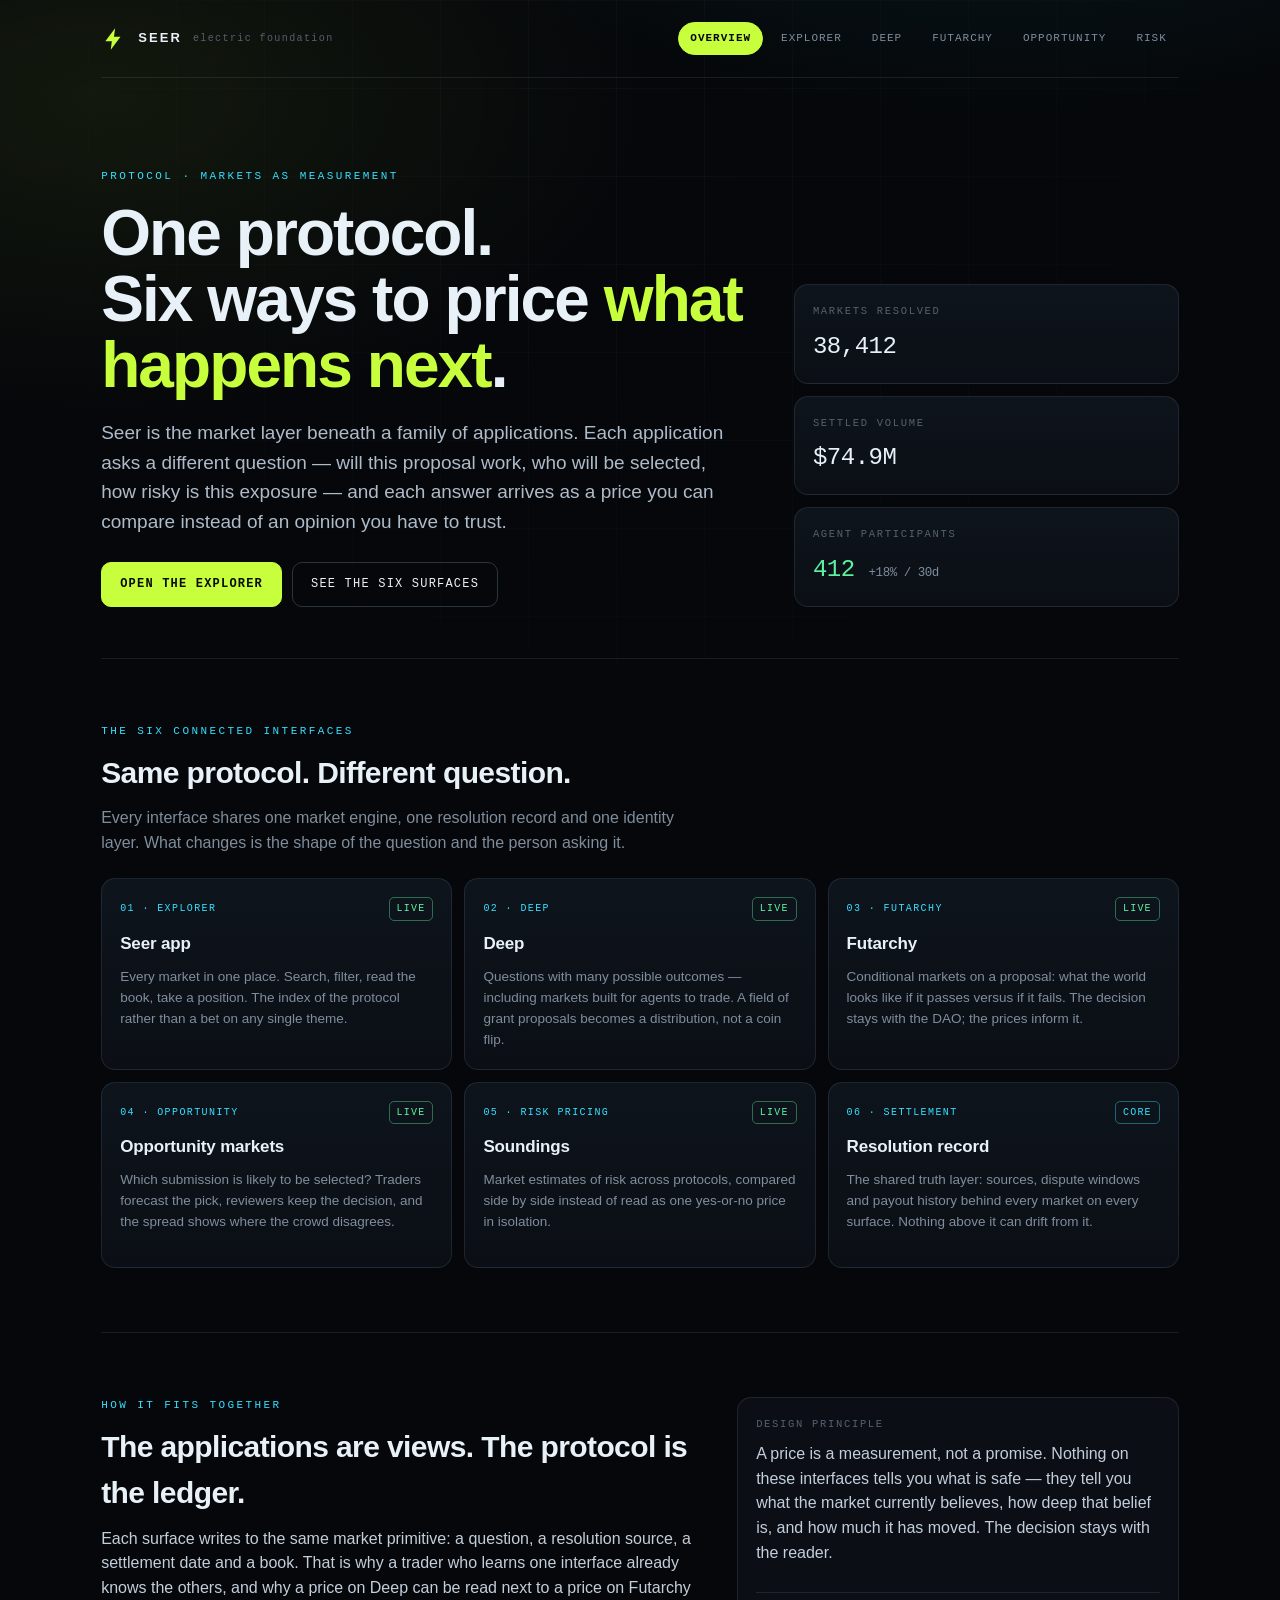
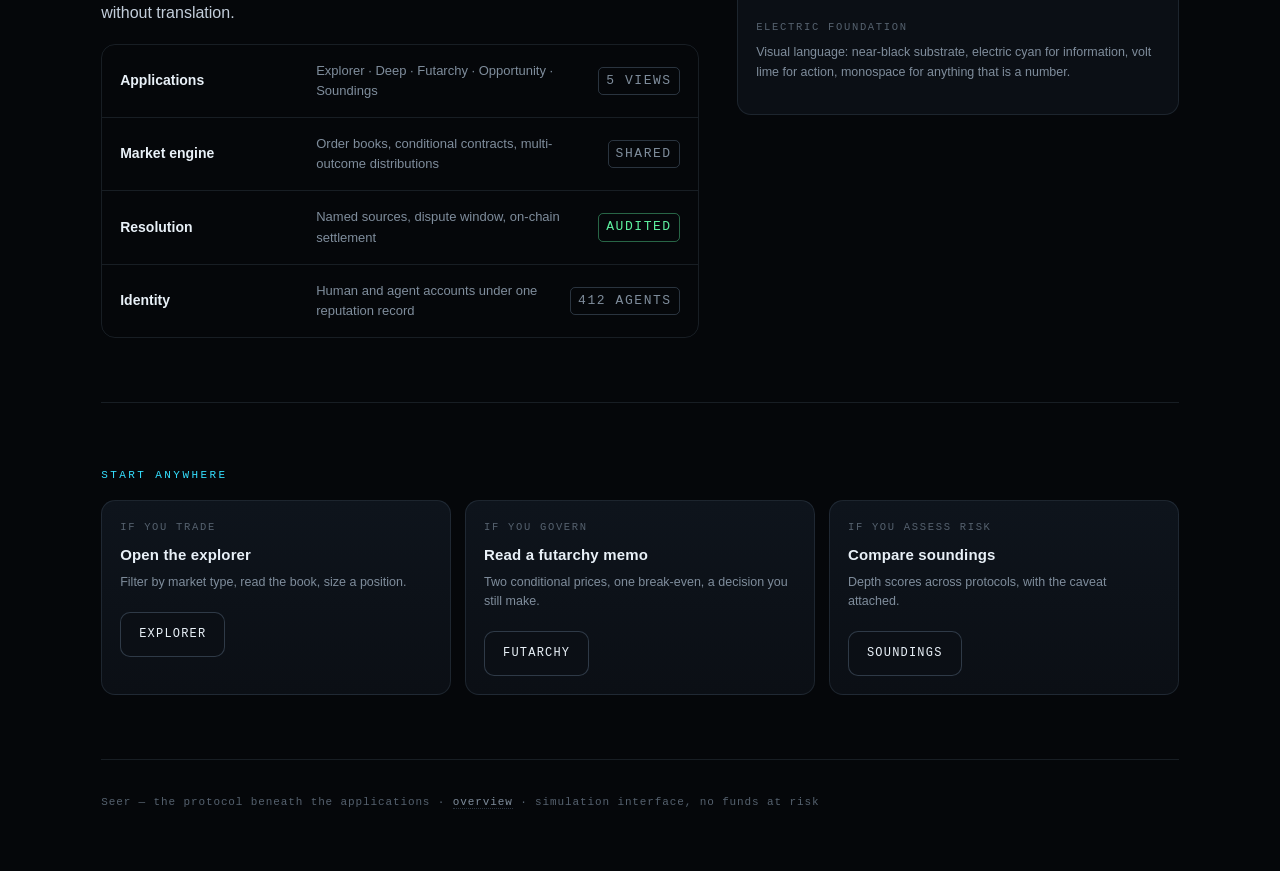
<file: index.html>
<!DOCTYPE html>
<html lang="en">
<head>
<meta charset="utf-8">
<meta name="viewport" content="width=device-width,initial-scale=1">
<title>Seer — the protocol beneath the applications</title>
<link rel="stylesheet" href="assets/ef.css">
<style>
  .hero-grid{display:grid;grid-template-columns:1.25fr .75fr;gap:clamp(20px,4vw,52px);align-items:end}
  @media(max-width:900px){.hero-grid{grid-template-columns:1fr}}
  .map{display:grid;grid-template-columns:repeat(3,minmax(0,1fr));gap:12px}
  @media(max-width:900px){.map{grid-template-columns:repeat(2,minmax(0,1fr))}}
  @media(max-width:620px){.map{grid-template-columns:1fr}}
  .iface{display:flex;flex-direction:column;gap:10px;min-height:186px;text-decoration:none;color:inherit;
         background:linear-gradient(180deg,var(--panel-2),var(--panel));border:1px solid var(--line);
         border-radius:var(--r);padding:18px;transition:border-color .15s,transform .15s}
  .iface:hover{border-color:var(--line-2);transform:translateY(-2px)}
  .iface .t{display:flex;align-items:center;justify-content:space-between;gap:8px}
  .iface h3{margin:0;font-size:17px;letter-spacing:-.01em}
  .iface p{margin:0;font-size:13.5px;color:var(--dim)}
  .iface .role{font-family:var(--mono);font-size:10px;letter-spacing:.14em;text-transform:uppercase;color:var(--elec)}
  .stack{display:grid;gap:0;border:1px solid var(--line);border-radius:var(--r);overflow:hidden}
  .layer{display:grid;grid-template-columns:180px 1fr auto;gap:16px;align-items:center;padding:16px 18px;border-bottom:1px solid var(--line)}
  .layer:last-child{border-bottom:0}
  .layer:hover{background:rgba(53,224,255,.03)}
  .layer b{font-size:14px}
  .layer span{font-size:13px;color:var(--dim)}
  @media(max-width:720px){.layer{grid-template-columns:1fr;gap:4px}}
  .eyebrow-block{display:flex;gap:10px;flex-wrap:wrap;margin-top:26px}
</style>
</head>
<body>
<div class="wrap">
<header class="top">
  <a class="brand" href="index.html">
    <svg class="bolt" viewBox="0 0 24 24" fill="none"><path d="M13 2 4 14h6l-1 8 9-12h-6l1-8Z" fill="#c8ff3c"/></svg>
    <b>Seer</b><span>electric foundation</span>
  </a>
  <nav class="nav">
    <a href="index.html" aria-current="page">Overview</a>
    <a href="app.html">Explorer</a>
    <a href="deep.html">Deep</a>
    <a href="futarchy.html">Futarchy</a>
    <a href="opportunity.html">Opportunity</a>
    <a href="risk.html">Risk</a>
  </nav>
</header>

<section class="hero">
  <div class="hero-grid">
    <div>
      <div class="eyebrow">Protocol · markets as measurement</div>
      <h1>One protocol.<br>Six ways to price <em>what happens next</em>.</h1>
      <p class="lede" style="margin-top:20px">
        Seer is the market layer beneath a family of applications. Each application asks a different
        question — will this proposal work, who will be selected, how risky is this exposure — and
        each answer arrives as a price you can compare instead of an opinion you have to trust.
      </p>
      <div class="eyebrow-block">
        <a class="btn primary" href="app.html">Open the explorer</a>
        <a class="btn ghost" href="#surfaces">See the six surfaces</a>
      </div>
    </div>
    <div class="grid" style="gap:12px">
      <div class="card"><div class="k">Markets resolved</div><div class="v">38,412</div></div>
      <div class="card"><div class="k">Settled volume</div><div class="v">$74.9M</div></div>
      <div class="card"><div class="k">Agent participants</div><div class="v up">412 <span class="small dim">+18% / 30d</span></div></div>
    </div>
  </div>
</section>

<section id="surfaces">
  <div class="eyebrow">The six connected interfaces</div>
  <h2 style="margin-top:10px">Same protocol. Different question.</h2>
  <p class="dim" style="max-width:66ch;margin-bottom:22px">
    Every interface shares one market engine, one resolution record and one identity layer. What changes
    is the shape of the question and the person asking it.
  </p>
  <div class="map">
    <a class="iface" href="app.html">
      <div class="t"><span class="role">01 · explorer</span><span class="tag live">live</span></div>
      <h3>Seer app</h3>
      <p>Every market in one place. Search, filter, read the book, take a position. The index of the
         protocol rather than a bet on any single theme.</p>
    </a>
    <a class="iface" href="deep.html">
      <div class="t"><span class="role">02 · deep</span><span class="tag live">live</span></div>
      <h3>Deep</h3>
      <p>Questions with many possible outcomes — including markets built for agents to trade. A field of
         grant proposals becomes a distribution, not a coin flip.</p>
    </a>
    <a class="iface" href="futarchy.html">
      <div class="t"><span class="role">03 · futarchy</span><span class="tag live">live</span></div>
      <h3>Futarchy</h3>
      <p>Conditional markets on a proposal: what the world looks like if it passes versus if it fails.
         The decision stays with the DAO; the prices inform it.</p>
    </a>
    <a class="iface" href="opportunity.html">
      <div class="t"><span class="role">04 · opportunity</span><span class="tag live">live</span></div>
      <h3>Opportunity markets</h3>
      <p>Which submission is likely to be selected? Traders forecast the pick, reviewers keep the
         decision, and the spread shows where the crowd disagrees.</p>
    </a>
    <a class="iface" href="risk.html">
      <div class="t"><span class="role">05 · risk pricing</span><span class="tag live">live</span></div>
      <h3>Soundings</h3>
      <p>Market estimates of risk across protocols, compared side by side instead of read as one
         yes-or-no price in isolation.</p>
    </a>
    <a class="iface" href="app.html">
      <div class="t"><span class="role">06 · settlement</span><span class="tag soon">core</span></div>
      <h3>Resolution record</h3>
      <p>The shared truth layer: sources, dispute windows and payout history behind every market on
         every surface. Nothing above it can drift from it.</p>
    </a>
  </div>
</section>

<section>
  <div class="split">
    <div>
      <div class="eyebrow">How it fits together</div>
      <h2 style="margin-top:10px">The applications are views. The protocol is the ledger.</h2>
      <p>Each surface writes to the same market primitive: a question, a resolution source, a settlement
         date and a book. That is why a trader who learns one interface already knows the others, and why
         a price on Deep can be read next to a price on Futarchy without translation.</p>
      <div class="stack" style="margin-top:18px">
        <div class="layer"><b>Applications</b><span>Explorer · Deep · Futarchy · Opportunity · Soundings</span><span class="tag">5 views</span></div>
        <div class="layer"><b>Market engine</b><span>Order books, conditional contracts, multi-outcome distributions</span><span class="tag">shared</span></div>
        <div class="layer"><b>Resolution</b><span>Named sources, dispute window, on-chain settlement</span><span class="tag live">audited</span></div>
        <div class="layer"><b>Identity</b><span>Human and agent accounts under one reputation record</span><span class="tag">412 agents</span></div>
      </div>
    </div>
    <div class="card flat">
      <div class="k">Design principle</div>
      <p style="margin-top:10px">
        A price is a measurement, not a promise. Nothing on these interfaces tells you what is safe —
        they tell you what the market currently believes, how deep that belief is, and how much it has
        moved. The decision stays with the reader.
      </p>
      <div class="hr"></div>
      <div class="k">Electric Foundation</div>
      <p class="small dim" style="margin-top:8px">
        Visual language: near-black substrate, electric cyan for information, volt lime for action,
        monospace for anything that is a number.
      </p>
    </div>
  </div>
</section>

<section>
  <div class="eyebrow">Start anywhere</div>
  <div class="grid g3" style="margin-top:16px">
    <div class="card"><div class="k">If you trade</div><h3 style="margin-top:8px">Open the explorer</h3><p class="small dim">Filter by market type, read the book, size a position.</p><a class="btn" href="app.html" style="margin-top:6px">Explorer</a></div>
    <div class="card"><div class="k">If you govern</div><h3 style="margin-top:8px">Read a futarchy memo</h3><p class="small dim">Two conditional prices, one break-even, a decision you still make.</p><a class="btn" href="futarchy.html" style="margin-top:6px">Futarchy</a></div>
    <div class="card"><div class="k">If you assess risk</div><h3 style="margin-top:8px">Compare soundings</h3><p class="small dim">Depth scores across protocols, with the caveat attached.</p><a class="btn" href="risk.html" style="margin-top:6px">Soundings</a></div>
  </div>
</section>

<footer class="foot">Seer — the protocol beneath the applications · <a href="index.html">overview</a> · simulation interface, no funds at risk</footer>
</div>
</body>
</html>
</file>
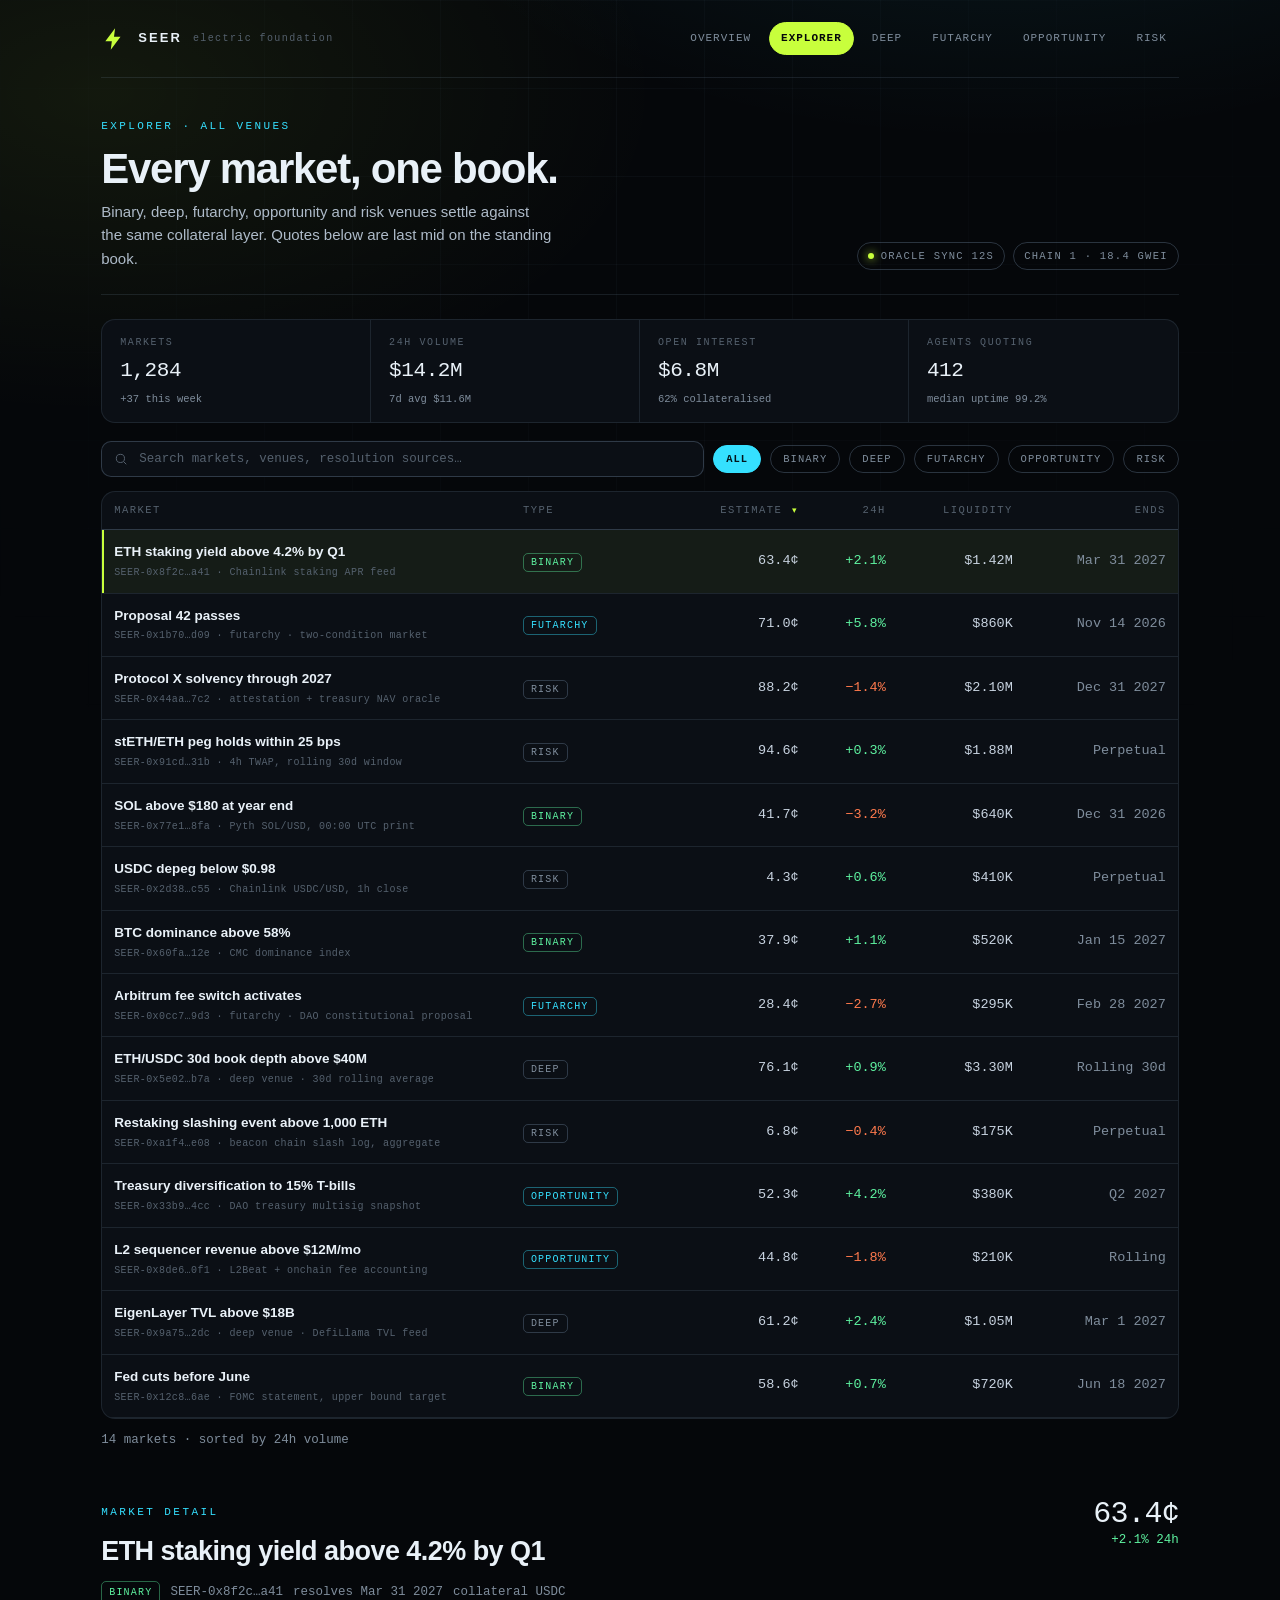
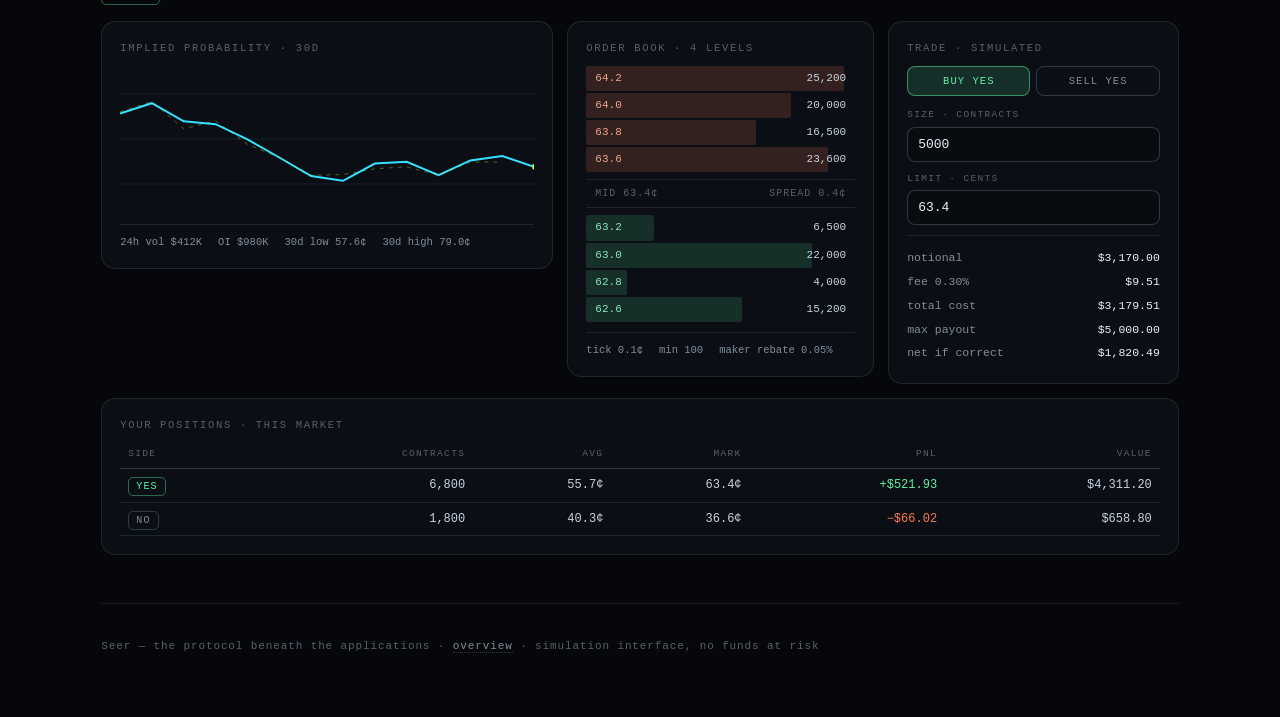
<file: app.html>
<!doctype html>
<html lang="en">
<head>
<meta charset="utf-8">
<meta name="viewport" content="width=device-width, initial-scale=1">
<title>Seer — market explorer</title>
<meta name="description" content="Every Seer market in one book: binary, deep, futarchy, opportunity and risk venues with live implied probability, depth and liquidity.">
<link rel="stylesheet" href="assets/ef.css">
<style>
.apphead{padding:34px 0 24px;border-bottom:1px solid var(--line);display:flex;align-items:flex-end;gap:28px;flex-wrap:wrap}
.apphead h1{font-size:clamp(26px,3.6vw,42px);margin:10px 0 0}
.apphead .lede{font-size:15px;margin:10px 0 0;max-width:54ch}
.apphead .right{margin-left:auto;display:flex;gap:8px;align-items:center;flex-wrap:wrap}
.stats{display:grid;grid-template-columns:repeat(4,1fr);border:1px solid var(--line);border-radius:var(--r);background:var(--panel);overflow:hidden;margin-top:24px}
.stats>div{padding:15px 18px;border-right:1px solid var(--line)}
.stats>div:last-child{border-right:0}
.stats .k{font-family:var(--mono);font-size:10px;letter-spacing:.16em;text-transform:uppercase;color:var(--dimmer)}
.stats .v{font-family:var(--mono);font-size:21px;letter-spacing:-.02em;margin-top:5px}
.stats .d{font-family:var(--mono);font-size:10.5px;color:var(--dim);margin-top:3px}
.filters{display:flex;gap:9px;align-items:center;flex-wrap:wrap;margin-top:18px}
.search{flex:1 1 300px;display:flex;align-items:center;gap:9px;border:1px solid var(--line-2);border-radius:10px;background:var(--panel);padding:9px 12px}
.search input{background:none;border:0;outline:0;color:var(--ink);font-family:var(--mono);font-size:12.5px;width:100%}
.search input::placeholder{color:var(--dimmer)}
.search svg{width:14px;height:14px;flex:none;stroke:var(--dimmer);fill:none;stroke-width:1.7}
.chip{font-family:var(--mono);font-size:10.5px;letter-spacing:.1em;text-transform:uppercase;color:var(--dim);border:1px solid var(--line-2);background:transparent;border-radius:999px;padding:7px 12px;cursor:pointer}
.chip:hover{color:var(--ink);border-color:var(--ink)}
.chip[aria-pressed="true"]{background:var(--elec);border-color:var(--elec);color:#04141a;font-weight:700}
.tblwrap{margin-top:14px;border:1px solid var(--line);border-radius:var(--r);background:var(--panel);overflow:auto}
.tblwrap table{min-width:840px}
.tblwrap tbody tr{cursor:pointer}
.tblwrap tr[aria-selected="true"] td{background:rgba(200,255,60,.055)}
.tblwrap tr[aria-selected="true"] td:first-child{box-shadow:inset 2px 0 0 var(--volt)}
.mk{display:flex;flex-direction:column;gap:2px}
.mk b{font-weight:600;color:var(--ink);font-size:13.5px}
.mk i{font-family:var(--mono);font-size:10px;color:var(--dimmer);font-style:normal;letter-spacing:.04em}
.up{color:var(--good)}.dn{color:var(--warn)}
.srt{color:var(--volt);font-size:9px;margin-left:2px}
.detail{padding:clamp(28px,4vw,48px) 0;border-bottom:1px solid var(--line)}
.dhead{display:flex;gap:20px;align-items:flex-start;flex-wrap:wrap;margin-bottom:16px}
.dhead h2{margin:8px 0 8px;font-size:clamp(20px,2.4vw,27px)}
.dmeta{display:flex;gap:10px;align-items:center;flex-wrap:wrap}
.dpx{margin-left:auto;text-align:right}
.dpx .p{font-family:var(--mono);font-size:30px;letter-spacing:-.03em;line-height:1.1}
.dgrid{display:grid;grid-template-columns:1.4fr .95fr .9fr;gap:14px;align-items:start}
.chart svg{width:100%;height:150px;display:block;margin-top:8px}
.card .k+.chart{margin-top:4px}
.rowline{display:flex;gap:16px;flex-wrap:wrap;font-family:var(--mono);font-size:10.5px;color:var(--dim);margin-top:10px;border-top:1px solid var(--line);padding-top:9px}
.book{display:flex;flex-direction:column;gap:2px;margin-top:10px}
.lv{position:relative;display:flex;justify-content:space-between;padding:4px 9px;font-family:var(--mono);font-size:11px;isolation:isolate;color:#c8d3e0}
.lv i{position:absolute;inset:0 auto 0 0;z-index:-1;border-radius:2px}
.lv.a i{background:rgba(255,122,77,.16)}.lv.b i{background:rgba(94,242,160,.14)}
.lv.a .px{color:#f0a58c}.lv.b .px{color:#8be7bb}
.mid{display:flex;justify-content:space-between;font-family:var(--mono);font-size:10px;letter-spacing:.1em;text-transform:uppercase;color:var(--dimmer);border-block:1px solid var(--line);padding:6px 9px;margin:5px 0}
.trade label{display:block;font-family:var(--mono);font-size:9.5px;letter-spacing:.14em;text-transform:uppercase;color:var(--dimmer);margin:0 0 4px}
.trade input{width:100%;background:var(--bg-2);border:1px solid var(--line-2);border-radius:8px;color:var(--ink);font-family:var(--mono);font-size:13px;padding:9px 10px;outline:0;margin-bottom:10px}
.trade input:focus{border-color:var(--elec)}
.side{display:grid;grid-template-columns:1fr 1fr;gap:6px;margin:10px 0 12px}
.side button{font-family:var(--mono);font-size:10.5px;letter-spacing:.1em;text-transform:uppercase;padding:8px;border-radius:8px;border:1px solid var(--line-2);background:transparent;color:var(--dim);cursor:pointer}
.side button[aria-pressed="true"]{background:rgba(94,242,160,.14);border-color:rgba(94,242,160,.5);color:var(--good)}
.side button.sell[aria-pressed="true"]{background:rgba(255,122,77,.14);border-color:rgba(255,122,77,.5);color:var(--warn)}
.calc{border-top:1px solid var(--line);padding-top:10px;font-family:var(--mono);font-size:11.5px}
.calc div{display:flex;justify-content:space-between;gap:12px;padding:3px 0;color:var(--dim)}
.calc div b{color:var(--ink);font-weight:500}
.tbl-s{width:100%;font-size:12px;margin-top:6px}
.tbl-s td,.tbl-s th{padding:7px 8px}
.tbl-s th{font-size:9.5px}
.mt{margin-top:14px}
@media(max-width:1000px){.dgrid{grid-template-columns:1fr 1fr}.dgrid>.card:first-child{grid-column:1/-1}}
@media(max-width:700px){.dgrid{grid-template-columns:1fr}.stats{grid-template-columns:1fr 1fr}.stats>div:nth-child(2n){border-right:0}.dpx{margin-left:0;text-align:left}}
</style>
</head>
<body>
<div class="wrap">
<header class="top"><a class="brand" href="index.html"><svg class="bolt" viewBox="0 0 24 24" fill="none"><path d="M13 2 4 14h6l-1 8 9-12h-6l1-8Z" fill="#c8ff3c"/></svg><b>Seer</b><span>electric foundation</span></a><nav class="nav"><a href="index.html">Overview</a><a href="app.html" aria-current="page">Explorer</a><a href="deep.html">Deep</a><a href="futarchy.html">Futarchy</a><a href="opportunity.html">Opportunity</a><a href="risk.html">Risk</a></nav></header>

<div class="apphead">
  <div>
    <span class="eyebrow">explorer · all venues</span>
    <h1>Every market, one book.</h1>
    <p class="lede">Binary, deep, futarchy, opportunity and risk venues settle against the same collateral layer. Quotes below are last mid on the standing book.</p>
  </div>
  <div class="right"><span class="pill"><span class="dot"></span>oracle sync 12s</span><span class="pill">chain 1 · 18.4 gwei</span></div>
</div>

<div class="stats">
  <div><div class="k">markets</div><div class="v">1,284</div><div class="d">+37 this week</div></div>
  <div><div class="k">24h volume</div><div class="v">$14.2M</div><div class="d">7d avg $11.6M</div></div>
  <div><div class="k">open interest</div><div class="v">$6.8M</div><div class="d">62% collateralised</div></div>
  <div><div class="k">agents quoting</div><div class="v">412</div><div class="d">median uptime 99.2%</div></div>
</div>

<div class="filters">
  <div class="search">
    <svg viewBox="0 0 24 24" aria-hidden="true"><circle cx="11" cy="11" r="7"/><path d="M16.5 16.5 21 21"/></svg>
    <input id="q" type="search" placeholder="Search markets, venues, resolution sources…" aria-label="Search markets">
  </div>
  <button class="chip" data-type="all" aria-pressed="true">All</button>
  <button class="chip" data-type="Binary" aria-pressed="false">Binary</button>
  <button class="chip" data-type="Deep" aria-pressed="false">Deep</button>
  <button class="chip" data-type="Futarchy" aria-pressed="false">Futarchy</button>
  <button class="chip" data-type="Opportunity" aria-pressed="false">Opportunity</button>
  <button class="chip" data-type="Risk" aria-pressed="false">Risk</button>
</div>

<div class="tblwrap">
<table id="mkts">
  <thead>
    <tr>
      <th style="width:38%">Market</th>
      <th>Type</th>
      <th class="num">Estimate <span class="srt">▾</span></th>
      <th class="num">24h</th>
      <th class="num">Liquidity</th>
      <th class="num">Ends</th>
    </tr>
  </thead>
  <tbody>
    <tr data-i="0" data-name="ETH staking yield above 4.2% by Q1" data-type="Binary" data-p="63.4" data-chg="2.1" data-liq="$1.42M" data-ends="Mar 31 2027" data-id="SEER-0x8f2c…a41" data-vol="$412K" data-oi="$980K" aria-selected="true">
      <td><div class="mk"><b>ETH staking yield above 4.2% by Q1</b><i>SEER-0x8f2c…a41 · Chainlink staking APR feed</i></div></td>
      <td><span class="tag live">Binary</span></td>
      <td class="num">63.4¢</td>
      <td class="num up">+2.1%</td>
      <td class="num">$1.42M</td>
      <td class="num dim">Mar 31 2027</td>
    </tr>
    <tr data-i="1" data-name="Proposal 42 passes" data-type="Futarchy" data-p="71.0" data-chg="5.8" data-liq="$860K" data-ends="Nov 14 2026" data-id="SEER-0x1b70…d09" data-vol="$268K" data-oi="$540K">
      <td><div class="mk"><b>Proposal 42 passes</b><i>SEER-0x1b70…d09 · futarchy · two-condition market</i></div></td>
      <td><span class="tag soon">Futarchy</span></td>
      <td class="num">71.0¢</td>
      <td class="num up">+5.8%</td>
      <td class="num">$860K</td>
      <td class="num dim">Nov 14 2026</td>
    </tr>
    <tr data-i="2" data-name="Protocol X solvency through 2027" data-type="Risk" data-p="88.2" data-chg="-1.4" data-liq="$2.10M" data-ends="Dec 31 2027" data-id="SEER-0x44aa…7c2" data-vol="$604K" data-oi="$1.36M">
      <td><div class="mk"><b>Protocol X solvency through 2027</b><i>SEER-0x44aa…7c2 · attestation + treasury NAV oracle</i></div></td>
      <td><span class="tag">Risk</span></td>
      <td class="num">88.2¢</td>
      <td class="num dn">−1.4%</td>
      <td class="num">$2.10M</td>
      <td class="num dim">Dec 31 2027</td>
    </tr>
    <tr data-i="3" data-name="stETH/ETH peg holds within 25 bps" data-type="Risk" data-p="94.6" data-chg="0.3" data-liq="$1.88M" data-ends="Perpetual" data-id="SEER-0x91cd…31b" data-vol="$388K" data-oi="$1.12M">
      <td><div class="mk"><b>stETH/ETH peg holds within 25 bps</b><i>SEER-0x91cd…31b · 4h TWAP, rolling 30d window</i></div></td>
      <td><span class="tag">Risk</span></td>
      <td class="num">94.6¢</td>
      <td class="num up">+0.3%</td>
      <td class="num">$1.88M</td>
      <td class="num dim">Perpetual</td>
    </tr>
    <tr data-i="4" data-name="SOL above $180 at year end" data-type="Binary" data-p="41.7" data-chg="-3.2" data-liq="$640K" data-ends="Dec 31 2026" data-id="SEER-0x77e1…8fa" data-vol="$196K" data-oi="$412K">
      <td><div class="mk"><b>SOL above $180 at year end</b><i>SEER-0x77e1…8fa · Pyth SOL/USD, 00:00 UTC print</i></div></td>
      <td><span class="tag live">Binary</span></td>
      <td class="num">41.7¢</td>
      <td class="num dn">−3.2%</td>
      <td class="num">$640K</td>
      <td class="num dim">Dec 31 2026</td>
    </tr>
    <tr data-i="5" data-name="USDC depeg below $0.98" data-type="Risk" data-p="4.3" data-chg="0.6" data-liq="$410K" data-ends="Perpetual" data-id="SEER-0x2d38…c55" data-vol="$88K" data-oi="$290K">
      <td><div class="mk"><b>USDC depeg below $0.98</b><i>SEER-0x2d38…c55 · Chainlink USDC/USD, 1h close</i></div></td>
      <td><span class="tag">Risk</span></td>
      <td class="num">4.3¢</td>
      <td class="num up">+0.6%</td>
      <td class="num">$410K</td>
      <td class="num dim">Perpetual</td>
    </tr>
    <tr data-i="6" data-name="BTC dominance above 58%" data-type="Binary" data-p="37.9" data-chg="1.1" data-liq="$520K" data-ends="Jan 15 2027" data-id="SEER-0x60fa…12e" data-vol="$142K" data-oi="$308K">
      <td><div class="mk"><b>BTC dominance above 58%</b><i>SEER-0x60fa…12e · CMC dominance index</i></div></td>
      <td><span class="tag live">Binary</span></td>
      <td class="num">37.9¢</td>
      <td class="num up">+1.1%</td>
      <td class="num">$520K</td>
      <td class="num dim">Jan 15 2027</td>
    </tr>
    <tr data-i="7" data-name="Arbitrum fee switch activates" data-type="Futarchy" data-p="28.4" data-chg="-2.7" data-liq="$295K" data-ends="Feb 28 2027" data-id="SEER-0x0cc7…9d3" data-vol="$74K" data-oi="$186K">
      <td><div class="mk"><b>Arbitrum fee switch activates</b><i>SEER-0x0cc7…9d3 · futarchy · DAO constitutional proposal</i></div></td>
      <td><span class="tag soon">Futarchy</span></td>
      <td class="num">28.4¢</td>
      <td class="num dn">−2.7%</td>
      <td class="num">$295K</td>
      <td class="num dim">Feb 28 2027</td>
    </tr>
    <tr data-i="8" data-name="ETH/USDC 30d book depth above $40M" data-type="Deep" data-p="76.1" data-chg="0.9" data-liq="$3.30M" data-ends="Rolling 30d" data-id="SEER-0x5e02…b7a" data-vol="$1.08M" data-oi="$2.44M">
      <td><div class="mk"><b>ETH/USDC 30d book depth above $40M</b><i>SEER-0x5e02…b7a · deep venue · 30d rolling average</i></div></td>
      <td><span class="tag">Deep</span></td>
      <td class="num">76.1¢</td>
      <td class="num up">+0.9%</td>
      <td class="num">$3.30M</td>
      <td class="num dim">Rolling 30d</td>
    </tr>
    <tr data-i="9" data-name="Restaking slashing event above 1,000 ETH" data-type="Risk" data-p="6.8" data-chg="-0.4" data-liq="$175K" data-ends="Perpetual" data-id="SEER-0xa1f4…e08" data-vol="$41K" data-oi="$128K">
      <td><div class="mk"><b>Restaking slashing event above 1,000 ETH</b><i>SEER-0xa1f4…e08 · beacon chain slash log, aggregate</i></div></td>
      <td><span class="tag">Risk</span></td>
      <td class="num">6.8¢</td>
      <td class="num dn">−0.4%</td>
      <td class="num">$175K</td>
      <td class="num dim">Perpetual</td>
    </tr>
    <tr data-i="10" data-name="Treasury diversification to 15% T-bills" data-type="Opportunity" data-p="52.3" data-chg="4.2" data-liq="$380K" data-ends="Q2 2027" data-id="SEER-0x33b9…4cc" data-vol="$96K" data-oi="$204K">
      <td><div class="mk"><b>Treasury diversification to 15% T-bills</b><i>SEER-0x33b9…4cc · DAO treasury multisig snapshot</i></div></td>
      <td><span class="tag soon">Opportunity</span></td>
      <td class="num">52.3¢</td>
      <td class="num up">+4.2%</td>
      <td class="num">$380K</td>
      <td class="num dim">Q2 2027</td>
    </tr>
    <tr data-i="11" data-name="L2 sequencer revenue above $12M/mo" data-type="Opportunity" data-p="44.8" data-chg="-1.8" data-liq="$210K" data-ends="Rolling" data-id="SEER-0x8de6…0f1" data-vol="$52K" data-oi="$118K">
      <td><div class="mk"><b>L2 sequencer revenue above $12M/mo</b><i>SEER-0x8de6…0f1 · L2Beat + onchain fee accounting</i></div></td>
      <td><span class="tag soon">Opportunity</span></td>
      <td class="num">44.8¢</td>
      <td class="num dn">−1.8%</td>
      <td class="num">$210K</td>
      <td class="num dim">Rolling</td>
    </tr>
    <tr data-i="12" data-name="EigenLayer TVL above $18B" data-type="Deep" data-p="61.2" data-chg="2.4" data-liq="$1.05M" data-ends="Mar 1 2027" data-id="SEER-0x9a75…2dc" data-vol="$318K" data-oi="$760K">
      <td><div class="mk"><b>EigenLayer TVL above $18B</b><i>SEER-0x9a75…2dc · deep venue · DefiLlama TVL feed</i></div></td>
      <td><span class="tag">Deep</span></td>
      <td class="num">61.2¢</td>
      <td class="num up">+2.4%</td>
      <td class="num">$1.05M</td>
      <td class="num dim">Mar 1 2027</td>
    </tr>
    <tr data-i="13" data-name="Fed cuts before June" data-type="Binary" data-p="58.6" data-chg="0.7" data-liq="$720K" data-ends="Jun 18 2027" data-id="SEER-0x12c8…6ae" data-vol="$233K" data-oi="$455K">
      <td><div class="mk"><b>Fed cuts before June</b><i>SEER-0x12c8…6ae · FOMC statement, upper bound target</i></div></td>
      <td><span class="tag live">Binary</span></td>
      <td class="num">58.6¢</td>
      <td class="num up">+0.7%</td>
      <td class="num">$720K</td>
      <td class="num dim">Jun 18 2027</td>
    </tr>
  </tbody>
</table>
</div>
<p class="small dim mono" id="count" style="margin:12px 0 0">14 markets · sorted by 24h volume</p>

<section class="detail" id="detail">
  <div class="dhead">
    <div>
      <span class="eyebrow">market detail</span>
      <h2 id="dTitle">ETH staking yield above 4.2% by Q1</h2>
      <div class="dmeta">
        <span class="tag live" id="dTag">Binary</span>
        <span class="mono small dim" id="dId">SEER-0x8f2c…a41</span>
        <span class="mono small dim" id="dEnds">resolves Mar 31 2027</span>
        <span class="mono small dim">collateral USDC</span>
      </div>
    </div>
    <div class="dpx">
      <div class="p" id="dPrice">63.4¢</div>
      <div class="mono small up" id="dChg">+2.1% 24h</div>
    </div>
  </div>

  <div class="dgrid">
    <div class="card flat">
      <div class="k">implied probability · 30d</div>
      <div class="chart">
        <svg viewBox="0 0 640 150" preserveAspectRatio="none" role="img" aria-label="30 day probability history">
          <g stroke="rgba(140,170,200,.13)" stroke-width="1">
            <line x1="0" y1="30" x2="640" y2="30"/>
            <line x1="0" y1="75" x2="640" y2="75"/>
            <line x1="0" y1="120" x2="640" y2="120"/>
          </g>
          <polyline id="dLine" fill="none" stroke="#35e0ff" stroke-width="2" vector-effect="non-scaling-stroke" points=""/>
          <polyline id="dLine2" fill="none" stroke="rgba(200,255,60,.35)" stroke-width="1" stroke-dasharray="4 5" vector-effect="non-scaling-stroke" points=""/>
          <circle id="dDot" r="3" fill="#c8ff3c"/>
        </svg>
      </div>
      <div class="rowline" id="dStats">
        <span>24h vol $412K</span><span>OI $980K</span><span>30d low 48.2¢</span><span>30d high 66.9¢</span><span>trades 1,204</span>
      </div>
    </div>

    <div class="card flat">
      <div class="k">order book · 4 levels</div>
      <div class="book" id="dBook"></div>
      <div class="rowline"><span>tick 0.1¢</span><span>min 100</span><span>maker rebate 0.05%</span></div>
    </div>

    <div class="card flat trade">
      <div class="k">trade · simulated</div>
      <div class="side">
        <button id="bBuy" aria-pressed="true">Buy YES</button>
        <button id="bSell" class="sell" aria-pressed="false">Sell YES</button>
      </div>
      <label for="sz">size · contracts</label>
      <input id="sz" type="number" value="5000" min="0" step="100">
      <label for="lim">limit · cents</label>
      <input id="lim" type="number" value="63.4" min="0.1" max="99.9" step="0.1">
      <div class="calc" id="calcOut"></div>
    </div>
  </div>

  <div class="card flat mt">
    <div class="k">your positions · this market</div>
    <table class="tbl-s">
      <thead><tr><th>Side</th><th class="num">Contracts</th><th class="num">Avg</th><th class="num">Mark</th><th class="num">PnL</th><th class="num">Value</th></tr></thead>
      <tbody id="dPos"></tbody>
    </table>
  </div>
</section>

<footer class="foot">Seer — the protocol beneath the applications · <a href="index.html">overview</a> · simulation interface, no funds at risk</footer>
</div>

<script>
(function(){
  var rows=[].slice.call(document.querySelectorAll('#mkts tbody tr'));
  var chips=[].slice.call(document.querySelectorAll('.chip'));
  var q=document.getElementById('q');
  var count=document.getElementById('count');
  var type='all', current=rows[0];
  var buy=true;

  function rng(seed){return function(){seed|=0;seed=seed+0x6D2B79F5|0;var t=Math.imul(seed^seed>>>15,1|seed);t=t+Math.imul(t^t>>>7,61|t)^t;return((t^t>>>14)>>>0)/4294967296;};}
  function money(n){return '$'+n.toLocaleString('en-US',{minimumFractionDigits:2,maximumFractionDigits:2});}
  function sign(n){return (n>=0?'+':'−')+Math.abs(n).toFixed(2);}
  function sgn(n){return n>=0?'up':'dn';}
  function pre(n){return n>=0?'+':'−';}

  function buildBook(p,seed){
    var r=rng(seed*97+13), asks=[], bids=[], k, sz;
    for(k=4;k>=1;k--){sz=Math.round((2500+r()*24000)/100)*100;asks.push({px:p+0.2*k+ (r()*0.09-0.04),sz:sz});}
    for(k=1;k<=4;k++){sz=Math.round((2500+r()*30000)/100)*100;bids.push({px:p-0.2*k+(r()*0.09-0.04),sz:sz});}
    var mx=Math.max.apply(null,asks.map(function(a){return a.sz;}).concat(bids.map(function(b){return b.sz;}))), html='';
    asks.forEach(function(a){html+='<div class="lv a"><i style="width:'+Math.max(6,Math.round(a.sz/mx*96))+'%"></i><span class="px">'+a.px.toFixed(1)+'</span><span>'+a.sz.toLocaleString('en-US')+'</span></div>';});
    var spread=asks[asks.length-1].px-bids[0].px;
    html+='<div class="mid"><span>mid '+p.toFixed(1)+'¢</span><span>spread '+spread.toFixed(1)+'¢</span></div>';
    bids.forEach(function(b){html+='<div class="lv b"><i style="width:'+Math.max(6,Math.round(b.sz/mx*96))+'%"></i><span class="px">'+b.px.toFixed(1)+'</span><span>'+b.sz.toLocaleString('en-US')+'</span></div>';});
    document.getElementById('dBook').innerHTML=html;
  }

  function buildChart(p,seed){
    var r=rng(seed*31+5), n=14, vals=[p], i;
    for(i=1;i<n;i++) vals.unshift(vals[0]-(r()-0.5)*7.5);
    var lo=Math.min.apply(null,vals), hi=Math.max.apply(null,vals);
    lo=Math.max(1,lo-3); hi=Math.min(99,hi+3);
    function y(v){return 132-((v-lo)/(hi-lo))*108;}
    var pts=vals.map(function(v,idx){return (idx*(640/(n-1))).toFixed(1)+','+y(v).toFixed(1);}).join(' ');
    document.getElementById('dLine').setAttribute('points',pts);
    var base=vals.slice(0,n-1).map(function(v){return v+(r()-0.5)*3;});
    document.getElementById('dLine2').setAttribute('points',base.map(function(v,idx){return (idx*(640/(n-1))).toFixed(1)+','+y(v).toFixed(1);}).join(' '));
    var dot=document.getElementById('dDot');
    dot.setAttribute('cx',640);dot.setAttribute('cy',y(p).toFixed(1));
    document.getElementById('dStats').innerHTML='<span>24h vol '+current.dataset.vol+'</span><span>OI '+current.dataset.oi+'</span><span>30d low '+lo.toFixed(1)+'¢</span><span>30d high '+hi.toFixed(1)+'¢</span>';
  }

  function buildPos(p,seed){
    var r=rng(seed*13+3);
    var s1=Math.round((1500+r()*24000)/100)*100, s2=Math.round((800+r()*9000)/100)*100;
    var a1=Math.max(2,p-(1.6+r()*7)), a2=Math.min(98,100-p+1.2+r()*4);
    var pnl1=(p-a1)/100*s1, pnl2=((100-p)-a2)/100*s2;
    document.getElementById('dPos').innerHTML=
      '<tr><td><span class="tag live">YES</span></td><td class="num">'+s1.toLocaleString('en-US')+'</td><td class="num">'+a1.toFixed(1)+'¢</td><td class="num">'+p.toFixed(1)+'¢</td><td class="num '+sgn(pnl1)+'">'+pre(pnl1)+money(Math.abs(pnl1))+'</td><td class="num">'+money(s1*p/100)+'</td></tr>'+
      '<tr><td><span class="tag">NO</span></td><td class="num">'+s2.toLocaleString('en-US')+'</td><td class="num">'+a2.toFixed(1)+'¢</td><td class="num">'+(100-p).toFixed(1)+'¢</td><td class="num '+sgn(pnl2)+'">'+pre(pnl2)+money(Math.abs(pnl2))+'</td><td class="num">'+money(s2*(100-p)/100)+'</td></tr>';
  }

  function calc(){
    var size=Math.max(0,parseFloat(document.getElementById('sz').value)||0);
    var lim=Math.min(99.9,Math.max(0.1,parseFloat(document.getElementById('lim').value)||0));
    var notional=size*lim/100, fee=notional*0.003, out=document.getElementById('calcOut'), html='';
    if(buy){
      html+='<div><span>notional</span><b>'+money(notional)+'</b></div>';
      html+='<div><span>fee 0.30%</span><b>'+money(fee)+'</b></div>';
      html+='<div><span>total cost</span><b>'+money(notional+fee)+'</b></div>';
      html+='<div><span>max payout</span><b>'+money(size)+'</b></div>';
      html+='<div><span>net if correct</span><b class="up">'+money(size-notional-fee)+'</b></div>';
    }else{
      html+='<div><span>notional</span><b>'+money(notional)+'</b></div>';
      html+='<div><span>fee 0.30%</span><b>'+money(fee)+'</b></div>';
      html+='<div><span>proceeds</span><b>'+money(Math.max(0,notional-fee))+'</b></div>';
      html+='<div><span>contracts sold</span><b>'+size.toLocaleString('en-US')+'</b></div>';
      html+='<div><span>released collateral</span><b>'+money(size*(100-lim)/100)+'</b></div>';
    }
    out.innerHTML=html;
  }

  function select(row){
    current=row;
    rows.forEach(function(r){r.setAttribute('aria-selected',r===row?'true':'false');});
    var p=parseFloat(row.dataset.p), chg=parseFloat(row.dataset.chg), seed=parseInt(row.dataset.i,10)+7;
    document.getElementById('dTitle').textContent=row.dataset.name;
    document.getElementById('dId').textContent=row.dataset.id;
    document.getElementById('dEnds').textContent='resolves '+row.dataset.ends;
    var tag=document.getElementById('dTag');
    tag.textContent=row.dataset.type;
    tag.className='tag '+(row.dataset.type==='Binary'?'live':row.dataset.type==='Futarchy'||row.dataset.type==='Opportunity'?'soon':'');
    document.getElementById('dPrice').textContent=p.toFixed(1)+'¢';
    var c=document.getElementById('dChg');
    c.textContent=(chg>=0?'+':'−')+Math.abs(chg).toFixed(1)+'% 24h';
    c.className='mono small '+(chg>=0?'up':'dn');
    document.getElementById('lim').value=p.toFixed(1);
    buildBook(p,seed);buildChart(p,seed);buildPos(p,seed);calc();
  }

  rows.forEach(function(r){r.addEventListener('click',function(){select(r);});});

  function apply(){
    var term=q.value.trim().toLowerCase(), shown=0;
    rows.forEach(function(r){
      var ok=(type==='all'||r.dataset.type===type)&&(!term||r.dataset.name.toLowerCase().indexOf(term)>-1||r.dataset.type.toLowerCase().indexOf(term)>-1||r.dataset.id.toLowerCase().indexOf(term)>-1);
      r.style.display=ok?'':'none';
      if(ok) shown++;
    });
    count.textContent=shown+' market'+(shown===1?'':'s')+((term||type!=='all')?' · filtered':' · sorted by 24h volume');
    if(current.style.display==='none'){
      var first=rows.filter(function(r){return r.style.display!=='none';})[0];
      if(first) select(first);
    }
  }

  chips.forEach(function(c){
    c.addEventListener('click',function(){
      type=c.dataset.type;
      chips.forEach(function(x){x.setAttribute('aria-pressed',x===c?'true':'false');});
      apply();
    });
  });
  q.addEventListener('input',apply);

  document.getElementById('bBuy').addEventListener('click',function(){buy=true;this.setAttribute('aria-pressed','true');document.getElementById('bSell').setAttribute('aria-pressed','false');calc();});
  document.getElementById('bSell').addEventListener('click',function(){buy=false;this.setAttribute('aria-pressed','true');document.getElementById('bBuy').setAttribute('aria-pressed','false');calc();});
  document.getElementById('sz').addEventListener('input',calc);
  document.getElementById('lim').addEventListener('input',calc);

  select(rows[0]);
})();
</script>
</body>
</html>
</file>
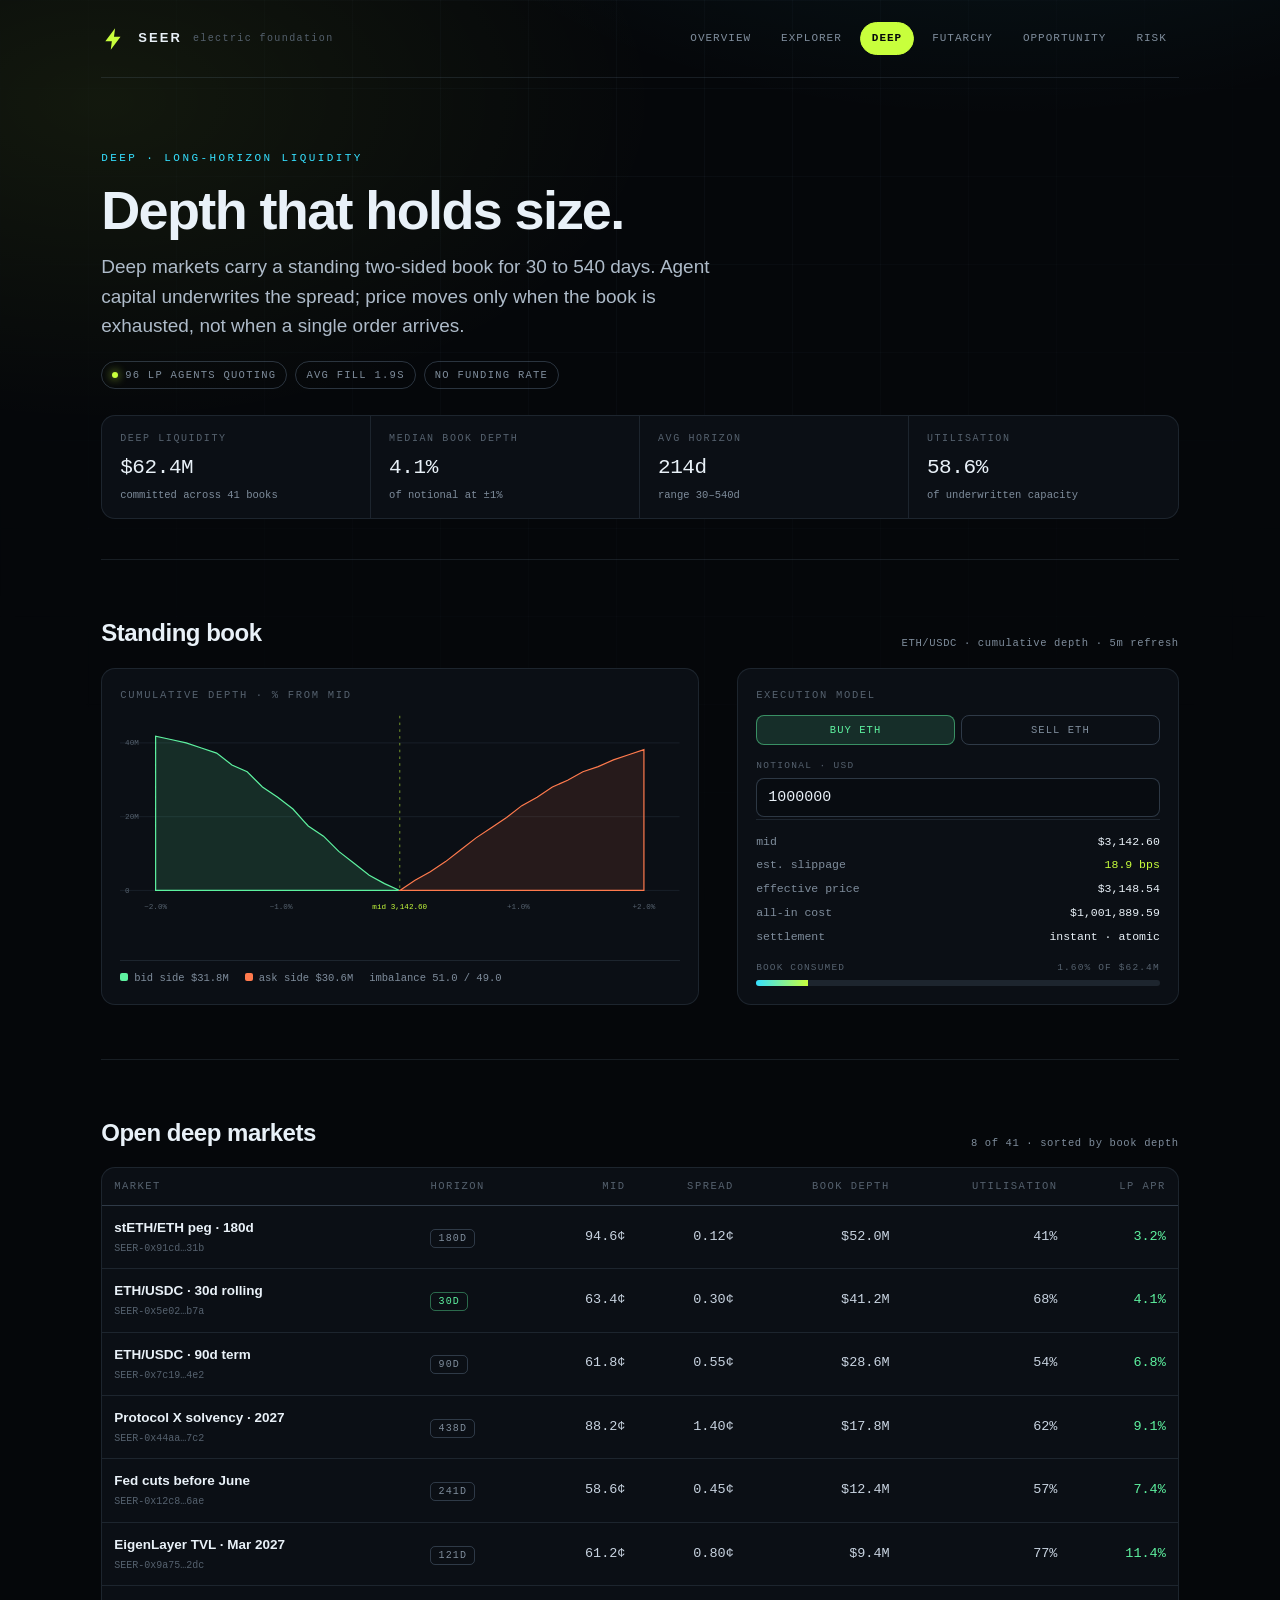
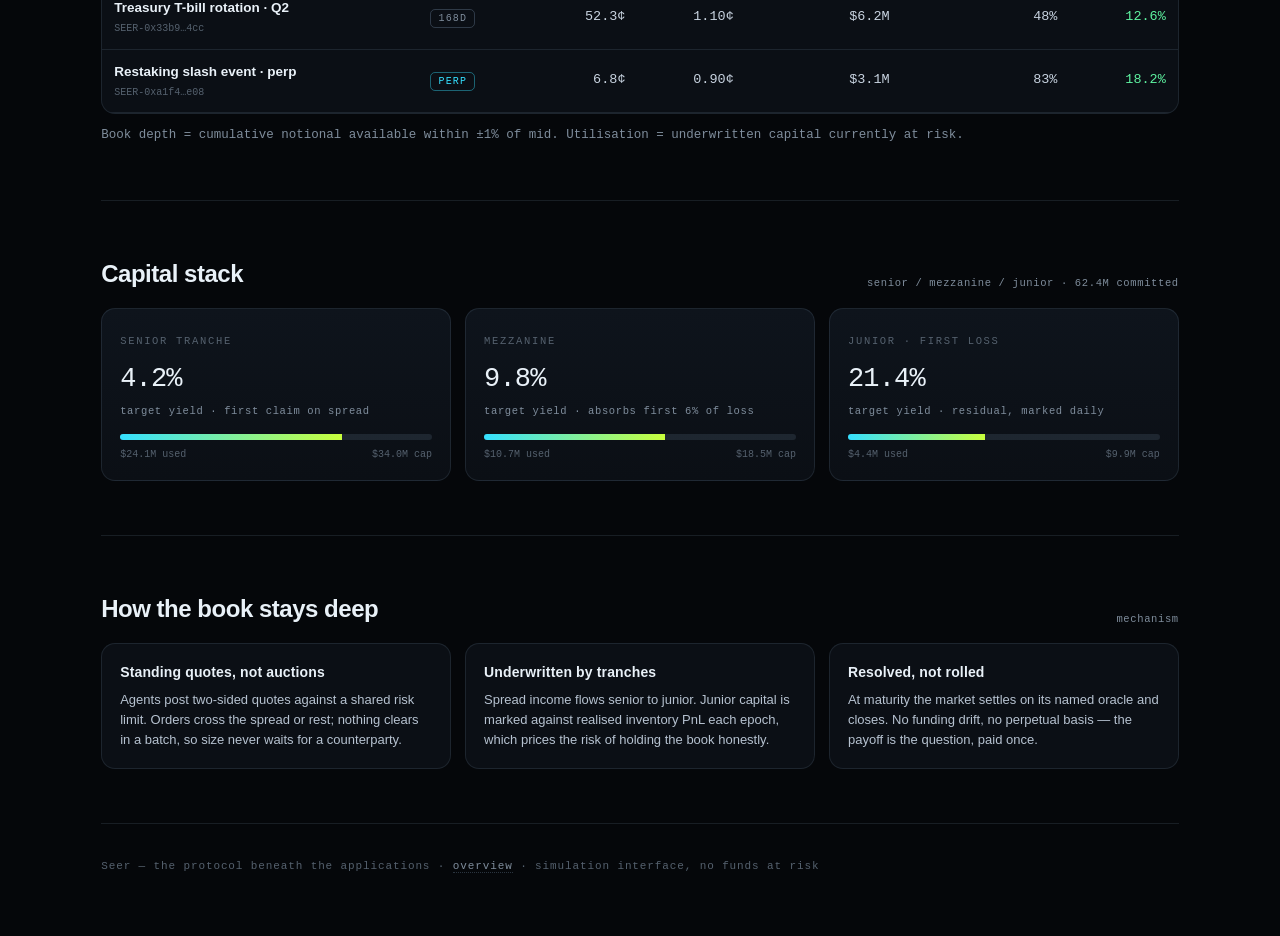
<file: deep.html>
<!doctype html>
<html lang="en">
<head>
<meta charset="utf-8">
<meta name="viewport" content="width=device-width, initial-scale=1">
<title>Seer — deep markets</title>
<meta name="description" content="Seer deep markets: standing books with 30 to 540 day horizons, agent-underwritten depth and tranched LP capital.">
<link rel="stylesheet" href="assets/ef.css">
<style>
.dhero{padding:clamp(38px,5.5vw,66px) 0 clamp(26px,3.5vw,40px);border-bottom:1px solid var(--line)}
.dhero h1{font-size:clamp(32px,4.8vw,54px);max-width:20ch;margin:14px 0 0}
.dhero .lede{margin-top:14px}
.dhero .pills{display:flex;gap:8px;flex-wrap:wrap;margin-top:20px}
.stats{display:grid;grid-template-columns:repeat(4,1fr);border:1px solid var(--line);border-radius:var(--r);background:var(--panel);overflow:hidden;margin-top:26px}
.stats>div{padding:15px 18px;border-right:1px solid var(--line)}
.stats>div:last-child{border-right:0}
.stats .k{font-family:var(--mono);font-size:10px;letter-spacing:.16em;text-transform:uppercase;color:var(--dimmer)}
.stats .v{font-family:var(--mono);font-size:21px;letter-spacing:-.02em;margin-top:5px}
.stats .d{font-family:var(--mono);font-size:10.5px;color:var(--dim);margin-top:3px}
.sect{padding:clamp(30px,4.4vw,54px) 0;border-bottom:1px solid var(--line)}
.secthead{display:flex;align-items:flex-end;gap:16px;flex-wrap:wrap;margin-bottom:16px}
.secthead h2{margin:0;font-size:clamp(19px,2.2vw,24px)}
.secthead .r{margin-left:auto;font-family:var(--mono);font-size:10.5px;color:var(--dim);letter-spacing:.06em}
.depth svg{width:100%;height:auto;display:block;margin-top:6px}
.depth{display:flex;flex-direction:column}
.split{align-items:stretch}
.legend{display:flex;gap:16px;flex-wrap:wrap;font-family:var(--mono);font-size:10.5px;color:var(--dim);margin-top:auto;border-top:1px solid var(--line);padding-top:9px}
.legend i{display:inline-block;width:8px;height:8px;border-radius:2px;margin-right:6px}
.exec label{display:block;font-family:var(--mono);font-size:9.5px;letter-spacing:.14em;text-transform:uppercase;color:var(--dimmer);margin:0 0 4px}
.exec input{width:100%;background:var(--bg-2);border:1px solid var(--line-2);border-radius:8px;color:var(--ink);font-family:var(--mono);font-size:15px;padding:10px 11px;outline:0}
.exec input:focus{border-color:var(--elec)}
.side{display:grid;grid-template-columns:1fr 1fr;gap:6px;margin:12px 0 14px}
.side button{font-family:var(--mono);font-size:10.5px;letter-spacing:.1em;text-transform:uppercase;padding:8px;border-radius:8px;border:1px solid var(--line-2);background:transparent;color:var(--dim);cursor:pointer}
.side button[aria-pressed="true"]{background:rgba(94,242,160,.14);border-color:rgba(94,242,160,.5);color:var(--good)}
.side button.sell[aria-pressed="true"]{background:rgba(255,122,77,.14);border-color:rgba(255,122,77,.5);color:var(--warn)}
.calc{border-top:1px solid var(--line);padding-top:10px;font-family:var(--mono);font-size:11.5px;margin-top:2px}
.calc div{display:flex;justify-content:space-between;gap:12px;padding:3px 0;color:var(--dim)}
.calc div b{color:var(--ink);font-weight:500}
.calc div b.hi{color:var(--volt)}
.meter{margin-top:12px}
.meter .lab{display:flex;justify-content:space-between;font-family:var(--mono);font-size:9.5px;letter-spacing:.12em;text-transform:uppercase;color:var(--dimmer);margin-bottom:5px}
.tblwrap{border:1px solid var(--line);border-radius:var(--r);background:var(--panel);overflow:auto}
.tblwrap table{min-width:820px}
.tblwrap th.num,.tblwrap td.num{text-align:right}
.mk{display:flex;flex-direction:column;gap:2px}
.mk b{font-weight:600;color:var(--ink);font-size:13.5px}
.mk i{font-family:var(--mono);font-size:10px;color:var(--dimmer);font-style:normal}
.up{color:var(--good)}.dn{color:var(--warn)}
.trcard .v2{font-family:var(--mono);font-size:27px;letter-spacing:-.03em;margin:8px 0 2px}
.trcard .sub{font-family:var(--mono);font-size:10.5px;color:var(--dim);letter-spacing:.06em}
.trcard .bar{margin-top:14px}
.trcard .mtx{display:flex;justify-content:space-between;font-family:var(--mono);font-size:10px;color:var(--dimmer);margin-top:7px}
.note h3{font-size:14px}
.note p{font-size:13px;margin:6px 0 0;color:#b6c2d0}
@media(max-width:900px){.stats{grid-template-columns:1fr 1fr}.stats>div:nth-child(2n){border-right:0}}
@media(max-width:620px){.stats{grid-template-columns:1fr 1fr}}
</style>
</head>
<body>
<div class="wrap">
<header class="top"><a class="brand" href="index.html"><svg class="bolt" viewBox="0 0 24 24" fill="none"><path d="M13 2 4 14h6l-1 8 9-12h-6l1-8Z" fill="#c8ff3c"/></svg><b>Seer</b><span>electric foundation</span></a><nav class="nav"><a href="index.html">Overview</a><a href="app.html">Explorer</a><a href="deep.html" aria-current="page">Deep</a><a href="futarchy.html">Futarchy</a><a href="opportunity.html">Opportunity</a><a href="risk.html">Risk</a></nav></header>

<div class="dhero">
  <span class="eyebrow">deep · long-horizon liquidity</span>
  <h1>Depth that holds size.</h1>
  <p class="lede">Deep markets carry a standing two-sided book for 30 to 540 days. Agent capital underwrites the spread; price moves only when the book is exhausted, not when a single order arrives.</p>
  <div class="pills"><span class="pill"><span class="dot"></span>96 LP agents quoting</span><span class="pill">avg fill 1.9s</span><span class="pill">no funding rate</span></div>
  <div class="stats">
    <div><div class="k">deep liquidity</div><div class="v">$62.4M</div><div class="d">committed across 41 books</div></div>
    <div><div class="k">median book depth</div><div class="v">4.1%</div><div class="d">of notional at ±1%</div></div>
    <div><div class="k">avg horizon</div><div class="v">214d</div><div class="d">range 30–540d</div></div>
    <div><div class="k">utilisation</div><div class="v">58.6%</div><div class="d">of underwritten capacity</div></div>
  </div>
</div>

<section class="sect">
  <div class="secthead"><h2>Standing book</h2><div class="r">ETH/USDC · cumulative depth · 5m refresh</div></div>
  <div class="split">
    <div class="card flat depth">
      <div class="k">cumulative depth · % from mid</div>
      <svg viewBox="0 0 660 250" role="img" aria-label="Cumulative bid and ask depth around mid price">
        <g stroke="rgba(140,170,200,.12)" stroke-width="1">
          <line x1="0" y1="40" x2="660" y2="40"/>
          <line x1="0" y1="127" x2="660" y2="127"/>
          <line x1="0" y1="214" x2="660" y2="214"/>
        </g>
        <path d="M330,214 L312,206 L294,196 L276,182 L258,168 L240,150 L222,138 L204,118 L186,104 L168,92 L150,74 L132,66 L114,52 L96,46 L78,40 L60,36 L42,32 L42,214 Z" fill="rgba(94,242,160,.13)" stroke="#5ef2a0" stroke-width="1.4"/>
        <path d="M330,214 L348,202 L366,192 L384,180 L402,166 L420,152 L438,140 L456,128 L474,114 L492,104 L510,92 L528,84 L546,74 L564,68 L582,60 L600,54 L618,48 L618,214 Z" fill="rgba(255,122,77,.11)" stroke="#ff7a4d" stroke-width="1.4"/>
        <line x1="330" y1="8" x2="330" y2="214" stroke="#c8ff3c" stroke-width="1" stroke-dasharray="3 5" opacity=".65"/>
        <g font-family="monospace" font-size="9" fill="#55616e">
          <text x="6" y="43">40M</text><text x="6" y="130">20M</text><text x="6" y="217">0</text>
          <text x="42" y="236" text-anchor="middle">−2.0%</text>
          <text x="190" y="236" text-anchor="middle">−1.0%</text>
          <text x="330" y="236" text-anchor="middle" fill="#c8ff3c">mid 3,142.60</text>
          <text x="470" y="236" text-anchor="middle">+1.0%</text>
          <text x="618" y="236" text-anchor="middle">+2.0%</text>
        </g>
      </svg>
      <div class="legend"><span><i style="background:#5ef2a0"></i>bid side $31.8M</span><span><i style="background:#ff7a4d"></i>ask side $30.6M</span><span>imbalance 51.0 / 49.0</span></div>
    </div>

    <div class="card flat exec">
      <div class="k">execution model</div>
      <div class="side">
        <button id="bBuy" aria-pressed="true">Buy ETH</button>
        <button id="bSell" class="sell" aria-pressed="false">Sell ETH</button>
      </div>
      <label for="notional">notional · USD</label>
      <input id="notional" type="number" value="1000000" min="1000" step="50000">
      <div class="calc" id="calcOut"></div>
      <div class="meter">
        <div class="lab"><span>book consumed</span><span id="usedLab">—</span></div>
        <div class="bar"><i id="usedBar" style="width:0%"></i></div>
      </div>
    </div>
  </div>
</section>

<section class="sect">
  <div class="secthead"><h2>Open deep markets</h2><div class="r">8 of 41 · sorted by book depth</div></div>
  <div class="tblwrap">
    <table>
      <thead><tr><th>Market</th><th>Horizon</th><th class="num">Mid</th><th class="num">Spread</th><th class="num">Book depth</th><th class="num">Utilisation</th><th class="num">LP APR</th></tr></thead>
      <tbody>
        <tr><td><div class="mk"><b>stETH/ETH peg · 180d</b><i>SEER-0x91cd…31b</i></div></td><td><span class="tag">180d</span></td><td class="num">94.6¢</td><td class="num">0.12¢</td><td class="num">$52.0M</td><td class="num">41%</td><td class="num up">3.2%</td></tr>
        <tr><td><div class="mk"><b>ETH/USDC · 30d rolling</b><i>SEER-0x5e02…b7a</i></div></td><td><span class="tag live">30d</span></td><td class="num">63.4¢</td><td class="num">0.30¢</td><td class="num">$41.2M</td><td class="num">68%</td><td class="num up">4.1%</td></tr>
        <tr><td><div class="mk"><b>ETH/USDC · 90d term</b><i>SEER-0x7c19…4e2</i></div></td><td><span class="tag">90d</span></td><td class="num">61.8¢</td><td class="num">0.55¢</td><td class="num">$28.6M</td><td class="num">54%</td><td class="num up">6.8%</td></tr>
        <tr><td><div class="mk"><b>Protocol X solvency · 2027</b><i>SEER-0x44aa…7c2</i></div></td><td><span class="tag">438d</span></td><td class="num">88.2¢</td><td class="num">1.40¢</td><td class="num">$17.8M</td><td class="num">62%</td><td class="num up">9.1%</td></tr>
        <tr><td><div class="mk"><b>Fed cuts before June</b><i>SEER-0x12c8…6ae</i></div></td><td><span class="tag">241d</span></td><td class="num">58.6¢</td><td class="num">0.45¢</td><td class="num">$12.4M</td><td class="num">57%</td><td class="num up">7.4%</td></tr>
        <tr><td><div class="mk"><b>EigenLayer TVL · Mar 2027</b><i>SEER-0x9a75…2dc</i></div></td><td><span class="tag">121d</span></td><td class="num">61.2¢</td><td class="num">0.80¢</td><td class="num">$9.4M</td><td class="num">77%</td><td class="num up">11.4%</td></tr>
        <tr><td><div class="mk"><b>Treasury T-bill rotation · Q2</b><i>SEER-0x33b9…4cc</i></div></td><td><span class="tag">168d</span></td><td class="num">52.3¢</td><td class="num">1.10¢</td><td class="num">$6.2M</td><td class="num">48%</td><td class="num up">12.6%</td></tr>
        <tr><td><div class="mk"><b>Restaking slash event · perp</b><i>SEER-0xa1f4…e08</i></div></td><td><span class="tag soon">perp</span></td><td class="num">6.8¢</td><td class="num">0.90¢</td><td class="num">$3.1M</td><td class="num">83%</td><td class="num up">18.2%</td></tr>
      </tbody>
    </table>
  </div>
  <p class="small dim mono" style="margin:12px 0 0">Book depth = cumulative notional available within ±1% of mid. Utilisation = underwritten capital currently at risk.</p>
</section>

<section class="sect">
  <div class="secthead"><h2>Capital stack</h2><div class="r">senior / mezzanine / junior · 62.4M committed</div></div>
  <div class="grid g3">
    <div class="card trcard">
      <span class="k">senior tranche</span>
      <div class="v2">4.2%</div>
      <div class="sub">target yield · first claim on spread</div>
      <div class="bar"><i style="width:71%"></i></div>
      <div class="mtx"><span>$24.1M used</span><span>$34.0M cap</span></div>
    </div>
    <div class="card trcard">
      <span class="k">mezzanine</span>
      <div class="v2">9.8%</div>
      <div class="sub">target yield · absorbs first 6% of loss</div>
      <div class="bar"><i style="width:58%"></i></div>
      <div class="mtx"><span>$10.7M used</span><span>$18.5M cap</span></div>
    </div>
    <div class="card trcard">
      <span class="k">junior · first loss</span>
      <div class="v2">21.4%</div>
      <div class="sub">target yield · residual, marked daily</div>
      <div class="bar"><i style="width:44%"></i></div>
      <div class="mtx"><span>$4.4M used</span><span>$9.9M cap</span></div>
    </div>
  </div>
</section>

<section class="sect">
  <div class="secthead"><h2>How the book stays deep</h2><div class="r">mechanism</div></div>
  <div class="grid g3">
    <div class="card flat note"><h3>Standing quotes, not auctions</h3><p>Agents post two-sided quotes against a shared risk limit. Orders cross the spread or rest; nothing clears in a batch, so size never waits for a counterparty.</p></div>
    <div class="card flat note"><h3>Underwritten by tranches</h3><p>Spread income flows senior to junior. Junior capital is marked against realised inventory PnL each epoch, which prices the risk of holding the book honestly.</p></div>
    <div class="card flat note"><h3>Resolved, not rolled</h3><p>At maturity the market settles on its named oracle and closes. No funding drift, no perpetual basis — the payoff is the question, paid once.</p></div>
  </div>
</section>

<footer class="foot">Seer — the protocol beneath the applications · <a href="index.html">overview</a> · simulation interface, no funds at risk</footer>
</div>

<script>
(function(){
  var mid=3142.60, depth=62400000, buy=true;
  var input=document.getElementById('notional'), out=document.getElementById('calcOut');
  var bar=document.getElementById('usedBar'), lab=document.getElementById('usedLab');

  function money(n){return '$'+n.toLocaleString('en-US',{minimumFractionDigits:2,maximumFractionDigits:2});}

  function calc(){
    var n=Math.max(0,parseFloat(input.value)||0);
    var bps=8*Math.pow(n/250000,0.62);
    if(!isFinite(bps)) bps=0;
    var px=buy?mid*(1+bps/10000):mid*(1-bps/10000);
    var allin=n*(1+(buy?bps:-bps)/10000);
    var consumed=n/depth*100;
    var html='';
    html+='<div><span>mid</span><b>'+money(mid)+'</b></div>';
    html+='<div><span>est. slippage</span><b class="hi">'+bps.toFixed(1)+' bps</b></div>';
    html+='<div><span>effective price</span><b>'+money(px)+'</b></div>';
    html+='<div><span>'+(buy?'all-in cost':'net proceeds')+'</span><b>'+money(allin)+'</b></div>';
    html+='<div><span>settlement</span><b>instant · atomic</b></div>';
    out.innerHTML=html;
    bar.style.width=Math.min(100,consumed*8).toFixed(1)+'%';
    lab.textContent=consumed.toFixed(2)+'% of $62.4M';
  }

  document.getElementById('bBuy').addEventListener('click',function(){buy=true;this.setAttribute('aria-pressed','true');document.getElementById('bSell').setAttribute('aria-pressed','false');calc();});
  document.getElementById('bSell').addEventListener('click',function(){buy=false;this.setAttribute('aria-pressed','true');document.getElementById('bBuy').setAttribute('aria-pressed','false');calc();});
  input.addEventListener('input',calc);
  calc();
})();
</script>
</body>
</html>
</file>
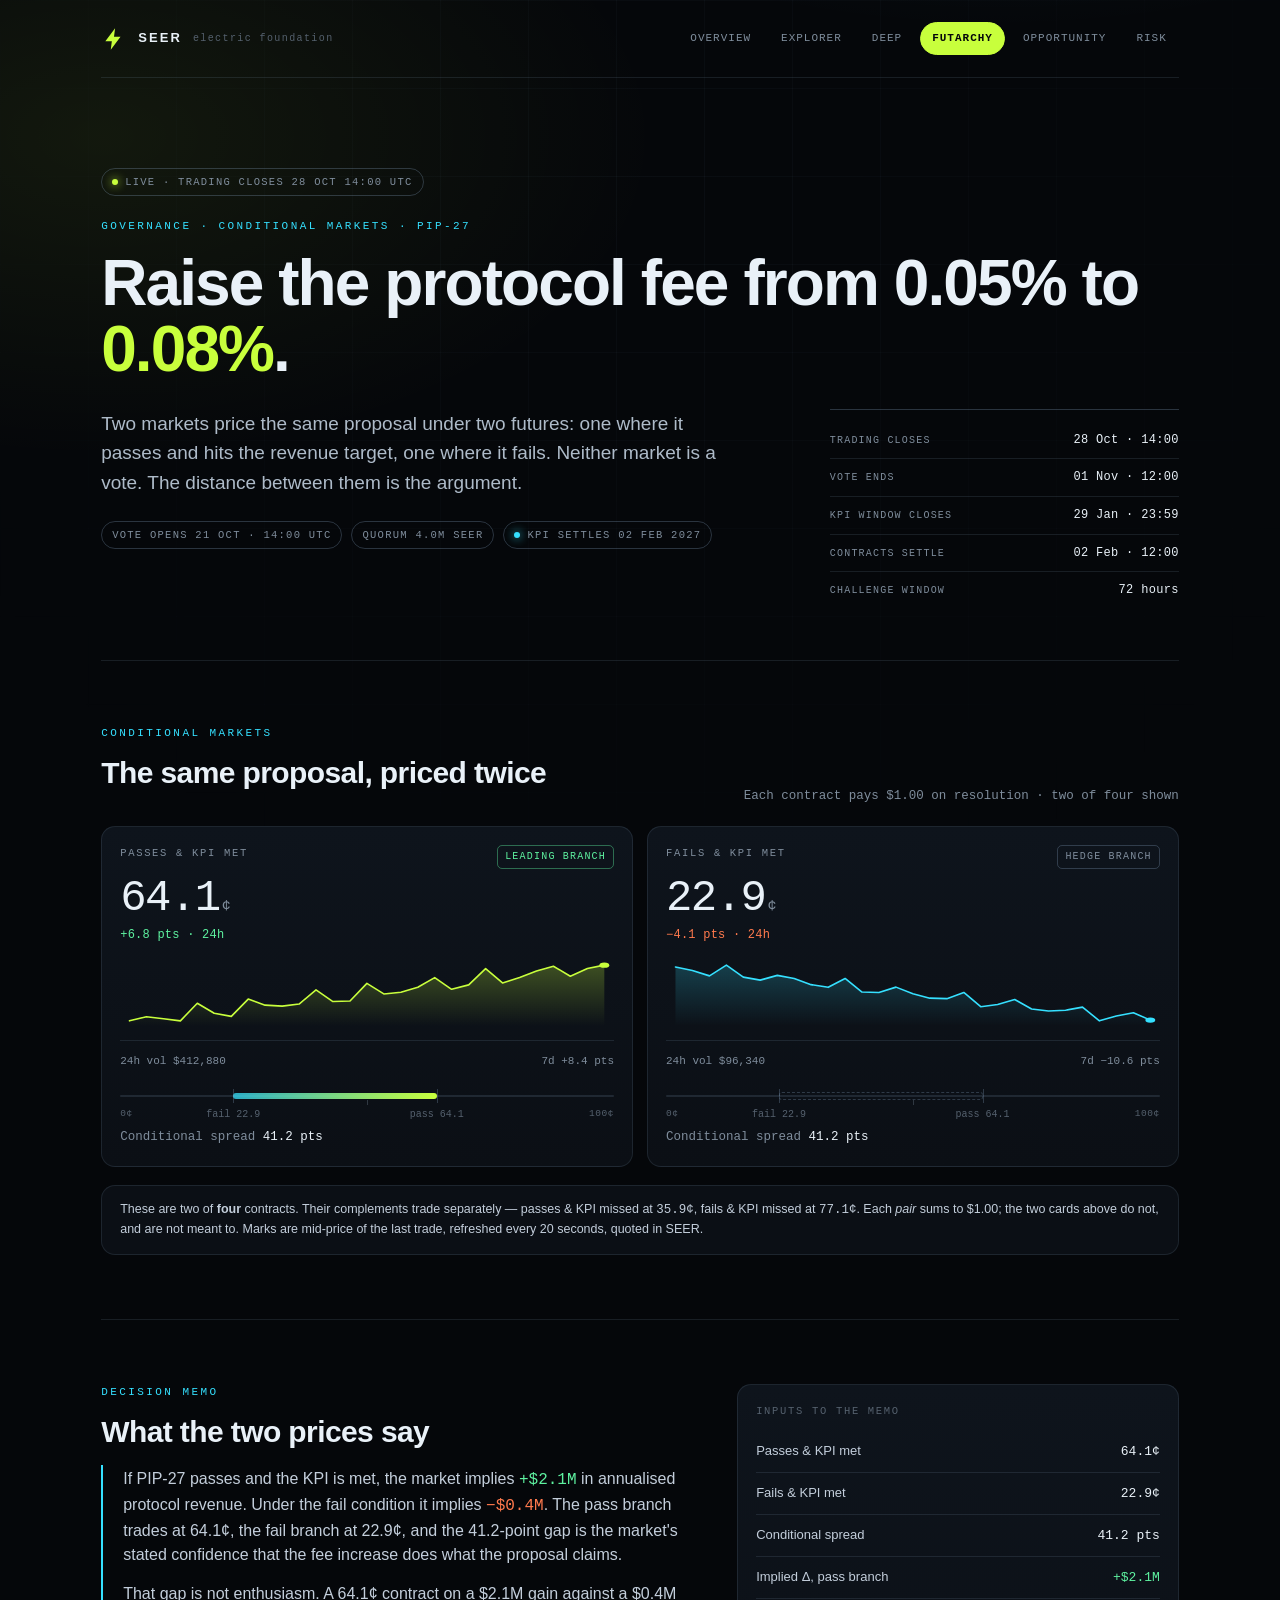
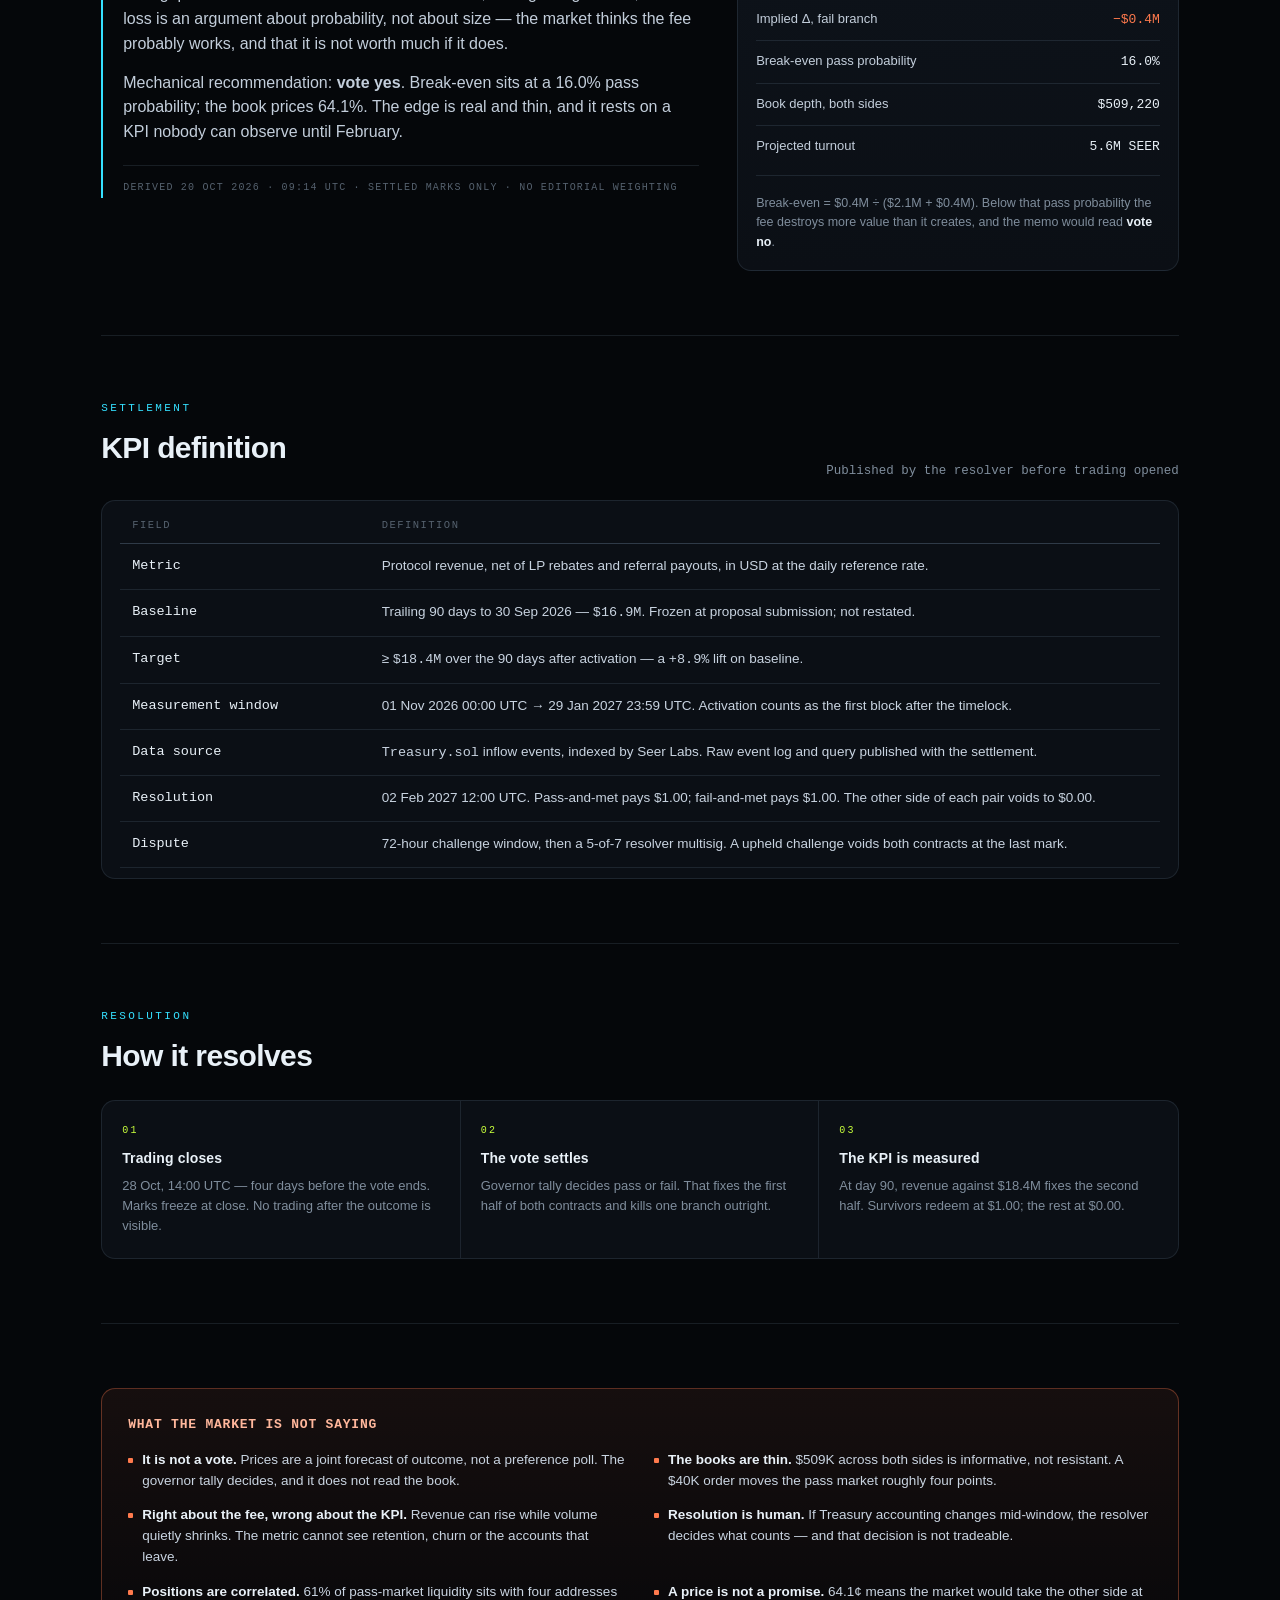
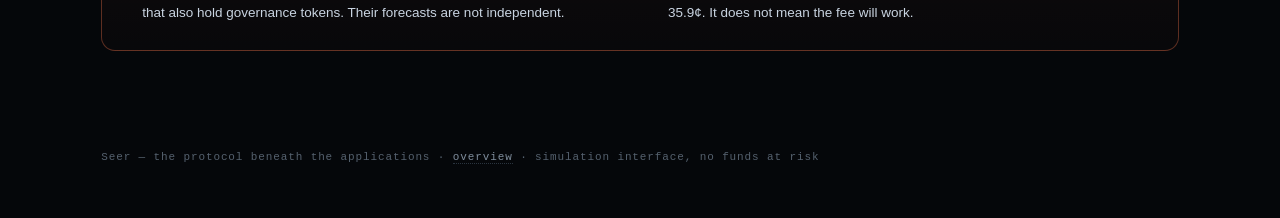
<file: futarchy.html>
<!doctype html>
<html lang="en">
<head>
<meta charset="utf-8">
<meta name="viewport" content="width=device-width,initial-scale=1">
<title>Futarchy — PIP-27 conditional markets · Seer</title>
<meta name="description" content="Two conditional markets pricing PIP-27: pass the protocol fee increase and hit the revenue KPI, or fail it. Decision memo, KPI definition and resolution rules.">
<link rel="stylesheet" href="assets/ef.css">
<style>
/* futarchy page: market cards, memo, resolution strip */
.mk .hd{display:flex;justify-content:space-between;align-items:flex-start;gap:10px}
.mk .lbl{font-family:var(--mono);font-size:10.5px;letter-spacing:.16em;text-transform:uppercase;color:var(--dim)}
.mk .px{font-family:var(--mono);font-size:clamp(30px,4.2vw,44px);line-height:1;letter-spacing:-.035em;margin:14px 0 6px;font-variant-numeric:tabular-nums}
.mk .px small{font-size:15px;color:var(--dim);letter-spacing:0;margin-left:2px}
.mk .d{font-family:var(--mono);font-size:12px;letter-spacing:.02em}
.up{color:var(--good)} .dn{color:var(--warn)}
.spark{display:block;width:100%;height:66px;margin:16px 0 0}
.mrow{display:flex;justify-content:space-between;gap:10px;font-family:var(--mono);font-size:11px;color:var(--dim);margin-top:14px;padding-top:12px;border-top:1px solid var(--line)}
.axis{position:relative;height:40px;margin-top:16px}
.axis .base{position:absolute;top:9px;left:0;right:0;height:2px;background:rgba(140,170,200,.16);border-radius:2px}
.axis .seg{position:absolute;top:7px;height:6px;border-radius:3px;background:linear-gradient(90deg,rgba(53,224,255,.75),var(--volt))}
.axis .seg.ghost{background:none;border:1px dashed var(--line-2);top:6px;height:8px}
.axis .tick{position:absolute;top:14px;width:1px;height:5px;background:var(--dimmer);opacity:.5}
.axis .end{position:absolute;top:21px;font-family:var(--mono);font-size:9.5px;color:var(--dimmer);letter-spacing:.06em}
.heroGrid{display:grid;grid-template-columns:1.32fr .68fr;gap:clamp(22px,4vw,52px);align-items:start;margin-top:26px}
.side{border-top:1px solid var(--line-2);padding-top:12px}
.side .r{display:flex;justify-content:space-between;align-items:baseline;gap:14px;padding:9px 0;border-bottom:1px solid var(--line);font-family:var(--mono);font-size:11px;color:var(--dim);letter-spacing:.03em}
.side .r b{color:var(--dim);font-weight:400;font-size:10px;letter-spacing:.12em;text-transform:uppercase}
.side .r span{color:var(--ink);font-family:var(--mono);font-size:12px;text-align:right;font-variant-numeric:tabular-nums}
@media(max-width:820px){.heroGrid{grid-template-columns:1fr}}
.axis .m{position:absolute;top:3px;width:1px;height:14px;background:var(--line-2)}
.axis .lb{position:absolute;top:21px;font-family:var(--mono);font-size:10px;color:var(--dimmer);transform:translateX(-50%);white-space:nowrap}
.memo{border-left:2px solid var(--elec);padding:2px 0 2px 20px}
.memo p{max-width:66ch}
.memo p:last-of-type{margin-bottom:0}
.sig{font-family:var(--mono);font-size:10px;letter-spacing:.12em;text-transform:uppercase;color:var(--dimmer);margin-top:20px;padding-top:14px;border-top:1px solid var(--line)}
.ledger div{display:flex;justify-content:space-between;align-items:baseline;gap:14px;padding:10px 0;border-bottom:1px solid var(--line);font-size:13px;color:#c3cedb}
.ledger div:last-child{border-bottom:0;padding-bottom:0}
.ledger b{font-family:var(--mono);font-weight:500;font-variant-numeric:tabular-nums;color:var(--ink)}
.ledger b.up{color:var(--good)} .ledger b.dn{color:var(--warn)}
.steps{display:grid;grid-template-columns:repeat(3,minmax(0,1fr));border:1px solid var(--line);border-radius:var(--r);overflow:hidden;background:var(--panel)}
.step{padding:22px 20px;border-right:1px solid var(--line)}
.step:last-child{border-right:0}
.step .n{font-family:var(--mono);font-size:10px;letter-spacing:.22em;color:var(--volt)}
.step h3{margin:10px 0 6px;font-size:14px}
.step p{font-size:13px;margin:0;color:var(--dim)}
.cav{border:1px solid rgba(255,122,77,.34);background:linear-gradient(180deg,rgba(255,122,77,.07),rgba(255,122,77,.015));border-radius:var(--r);padding:clamp(18px,3vw,26px)}
.cav h3{color:#ffb79c;font-size:13px;letter-spacing:.06em;text-transform:uppercase;font-family:var(--mono);margin-bottom:14px}
.cav ul{margin:0;padding:0;list-style:none;display:grid;grid-template-columns:1fr 1fr;gap:14px 28px}
.cav li{font-size:13.5px;color:#c9d4e1;padding-left:14px;position:relative}
.cav li::before{content:"";position:absolute;left:0;top:8px;width:5px;height:5px;background:var(--warn);border-radius:1px}
.cav b{color:var(--ink);font-weight:600}
@media(max-width:820px){.steps{grid-template-columns:1fr}.step{border-right:0;border-bottom:1px solid var(--line)}.step:last-child{border-bottom:0}}
@media(max-width:620px){.cav ul{grid-template-columns:1fr}}
@media(max-width:640px){.top{flex-wrap:wrap;gap:12px}.brand span{display:none}.nav{margin-left:0;width:100%;gap:4px;flex-wrap:wrap}.nav a{padding:6px 8px;font-size:9.5px;letter-spacing:.05em;white-space:nowrap}.eyebrow{font-size:10px;letter-spacing:.14em}}
</style>
</head>
<body>
<div class="wrap">

<header class="top"><a class="brand" href="index.html"><svg class="bolt" viewBox="0 0 24 24" fill="none"><path d="M13 2 4 14h6l-1 8 9-12h-6l1-8Z" fill="#c8ff3c"/></svg><b>Seer</b><span>electric foundation</span></a><nav class="nav"><a href="index.html">Overview</a><a href="app.html">Explorer</a><a href="deep.html">Deep</a><a href="futarchy.html" aria-current="page">Futarchy</a><a href="opportunity.html">Opportunity</a><a href="risk.html">Risk</a></nav></header>

<main>

<section class="hero">
  <span class="pill"><span class="dot"></span>Live · trading closes 28 Oct 14:00 UTC</span>
  <div class="eyebrow" style="margin-top:22px">Governance · conditional markets · PIP-27</div>
  <h1>Raise the protocol fee from 0.05% to <em>0.08%</em>.</h1>
  <div class="heroGrid">
    <div>
      <p class="lede">Two markets price the same proposal under two futures: one where it passes and hits the revenue target, one where it fails. Neither market is a vote. The distance between them is the argument.</p>
      <div style="display:flex;gap:9px;flex-wrap:wrap;margin-top:24px">
        <span class="pill">Vote opens 21 Oct · 14:00 UTC</span>
        <span class="pill">Quorum 4.0M SEER</span>
        <span class="pill"><span class="dot" style="background:var(--elec);box-shadow:0 0 10px var(--elec)"></span>KPI settles 02 Feb 2027</span>
      </div>
    </div>
    <aside class="side" aria-label="Key dates">
      <div class="r"><b>Trading closes</b><span>28 Oct · 14:00</span></div>
      <div class="r"><b>Vote ends</b><span>01 Nov · 12:00</span></div>
      <div class="r"><b>KPI window closes</b><span>29 Jan · 23:59</span></div>
      <div class="r"><b>Contracts settle</b><span>02 Feb · 12:00</span></div>
      <div class="r" style="border-bottom:0"><b>Challenge window</b><span>72 hours</span></div>
    </aside>
  </div>
</section>

<section>
  <div style="display:flex;justify-content:space-between;align-items:flex-end;gap:18px;flex-wrap:wrap;margin-bottom:20px">
    <div>
      <div class="eyebrow">Conditional markets</div>
      <h2 style="margin-top:8px">The same proposal, priced twice</h2>
    </div>
    <div class="mono small dim">Each contract pays $1.00 on resolution · two of four shown</div>
  </div>

  <div class="grid g2">

    <article class="card mk">
      <div class="hd">
        <div>
          <div class="lbl">Passes &amp; KPI met</div>
          <div class="px">64.1<small>¢</small></div>
        </div>
        <span class="tag live">leading branch</span>
      </div>
      <div class="d up">+6.8 pts · 24h</div>
      <svg class="spark" viewBox="0 0 260 64" preserveAspectRatio="none" role="img" aria-label="Seven day price history, passes and KPI met market, rising from 55.7 to 64.1 cents">
        <defs>
          <linearGradient id="fillPass" x1="0" y1="0" x2="0" y2="1">
            <stop offset="0" stop-color="#c8ff3c" stop-opacity=".26"/>
            <stop offset="1" stop-color="#c8ff3c" stop-opacity="0"/>
          </linearGradient>
        </defs>
        <path d="M5.0,59.0 L13.9,55.1 L22.9,57.0 L31.8,59.0 L40.7,41.9 L49.6,51.6 L58.6,54.7 L67.5,37.9 L76.4,43.8 L85.4,44.7 L94.3,42.7 L103.2,29.0 L112.1,40.3 L121.1,39.7 L130.0,22.7 L138.9,32.9 L147.9,31.3 L156.8,26.4 L165.7,17.1 L174.6,28.4 L183.6,24.1 L192.5,8.4 L201.4,22.2 L210.4,16.9 L219.3,10.6 L228.2,6.0 L237.1,15.7 L246.1,8.2 L255.0,5.0 L255,64 L5,64 Z" fill="url(#fillPass)"/>
        <polyline points="5.0,59.0 13.9,55.1 22.9,57.0 31.8,59.0 40.7,41.9 49.6,51.6 58.6,54.7 67.5,37.9 76.4,43.8 85.4,44.7 94.3,42.7 103.2,29.0 112.1,40.3 121.1,39.7 130.0,22.7 138.9,32.9 147.9,31.3 156.8,26.4 165.7,17.1 174.6,28.4 183.6,24.1 192.5,8.4 201.4,22.2 210.4,16.9 219.3,10.6 228.2,6.0 237.1,15.7 246.1,8.2 255.0,5.0" fill="none" stroke="#c8ff3c" stroke-width="1.6" stroke-linejoin="round" stroke-linecap="round" vector-effect="non-scaling-stroke"/>
        <circle cx="255" cy="5" r="2.6" fill="#c8ff3c"/>
      </svg>
      <div class="mrow"><span>24h vol $412,880</span><span>7d +8.4 pts</span></div>
      <div class="axis">
        <div class="base"></div>
        <div class="seg" style="left:22.9%;width:41.2%"></div>
        <div class="tick" style="left:50%"></div>
        <div class="m" style="left:22.9%"></div><span class="lb" style="left:22.9%">fail 22.9</span>
        <div class="m" style="left:64.1%"></div><span class="lb" style="left:64.1%">pass 64.1</span>
        <span class="end" style="left:0">0¢</span><span class="end" style="right:0">100¢</span>
      </div>
      <div class="small mono dim" style="margin-top:2px">Conditional spread <b style="color:var(--ink);font-weight:500">41.2 pts</b></div>
    </article>

    <article class="card mk">
      <div class="hd">
        <div>
          <div class="lbl">Fails &amp; KPI met</div>
          <div class="px">22.9<small>¢</small></div>
        </div>
        <span class="tag">hedge branch</span>
      </div>
      <div class="d dn">−4.1 pts · 24h</div>
      <svg class="spark" viewBox="0 0 260 64" preserveAspectRatio="none" role="img" aria-label="Seven day price history, fails and KPI met market, falling from 33.5 to 22.9 cents">
        <defs>
          <linearGradient id="fillFail" x1="0" y1="0" x2="0" y2="1">
            <stop offset="0" stop-color="#35e0ff" stop-opacity=".22"/>
            <stop offset="1" stop-color="#35e0ff" stop-opacity="0"/>
          </linearGradient>
        </defs>
        <path d="M5.0,6.8 L13.9,10.1 L22.9,15.4 L31.8,5.0 L40.7,16.6 L49.6,19.5 L58.6,14.9 L67.5,18.0 L76.4,23.9 L85.4,26.5 L94.3,17.9 L103.2,31.1 L112.1,31.5 L121.1,26.3 L130.0,32.7 L138.9,37.0 L147.9,37.5 L156.8,31.5 L165.7,45.3 L174.6,43.1 L183.6,38.3 L192.5,47.5 L201.4,49.4 L210.4,48.7 L219.3,45.7 L228.2,59.0 L237.1,54.3 L246.1,51.1 L255.0,58.3 L255,64 L5,64 Z" fill="url(#fillFail)"/>
        <polyline points="5.0,6.8 13.9,10.1 22.9,15.4 31.8,5.0 40.7,16.6 49.6,19.5 58.6,14.9 67.5,18.0 76.4,23.9 85.4,26.5 94.3,17.9 103.2,31.1 112.1,31.5 121.1,26.3 130.0,32.7 138.9,37.0 147.9,37.5 156.8,31.5 165.7,45.3 174.6,43.1 183.6,38.3 192.5,47.5 201.4,49.4 210.4,48.7 219.3,45.7 228.2,59.0 237.1,54.3 246.1,51.1 255.0,58.3" fill="none" stroke="#35e0ff" stroke-width="1.6" stroke-linejoin="round" stroke-linecap="round" vector-effect="non-scaling-stroke"/>
        <circle cx="255" cy="58.3" r="2.6" fill="#35e0ff"/>
      </svg>
      <div class="mrow"><span>24h vol $96,340</span><span>7d −10.6 pts</span></div>
      <div class="axis">
        <div class="base"></div>
        <div class="seg ghost" style="left:22.9%;width:41.2%"></div>
        <div class="tick" style="left:50%"></div>
        <div class="m" style="left:22.9%"></div><span class="lb" style="left:22.9%">fail 22.9</span>
        <div class="m" style="left:64.1%"></div><span class="lb" style="left:64.1%">pass 64.1</span>
        <span class="end" style="left:0">0¢</span><span class="end" style="right:0">100¢</span>
      </div>
      <div class="small mono dim" style="margin-top:2px">Conditional spread <b style="color:var(--ink);font-weight:500">41.2 pts</b></div>
    </article>

  </div>

  <div class="card flat" style="margin-top:18px;padding:14px 18px">
    <p class="small" style="margin:0;max-width:none">These are two of <b>four</b> contracts. Their complements trade separately — passes &amp; KPI missed at <span class="mono">35.9¢</span>, fails &amp; KPI missed at <span class="mono">77.1¢</span>. Each <em>pair</em> sums to $1.00; the two cards above do not, and are not meant to. Marks are mid-price of the last trade, refreshed every 20 seconds, quoted in SEER.</p>
  </div>
</section>

<section>
  <div class="split">
    <div>
      <div class="eyebrow">Decision memo</div>
      <h2 style="margin-top:8px">What the two prices say</h2>
      <div class="memo">
        <p>If PIP-27 passes and the KPI is met, the market implies <span class="mono up">+$2.1M</span> in annualised protocol revenue. Under the fail condition it implies <span class="mono dn">−$0.4M</span>. The pass branch trades at 64.1¢, the fail branch at 22.9¢, and the 41.2-point gap is the market's stated confidence that the fee increase does what the proposal claims.</p>
        <p>That gap is not enthusiasm. A 64.1¢ contract on a $2.1M gain against a $0.4M loss is an argument about probability, not about size — the market thinks the fee probably works, and that it is not worth much if it does.</p>
        <p>Mechanical recommendation: <b>vote yes</b>. Break-even sits at a 16.0% pass probability; the book prices 64.1%. The edge is real and thin, and it rests on a KPI nobody can observe until February.</p>
        <div class="sig">Derived 20 Oct 2026 · 09:14 UTC · settled marks only · no editorial weighting</div>
      </div>
    </div>

    <aside class="card">
      <div>
        <div class="k">Inputs to the memo</div>
        <div class="ledger" style="margin-top:12px">
          <div><span>Passes &amp; KPI met</span><b>64.1¢</b></div>
          <div><span>Fails &amp; KPI met</span><b>22.9¢</b></div>
          <div><span>Conditional spread</span><b>41.2 pts</b></div>
          <div><span>Implied Δ, pass branch</span><b class="up">+$2.1M</b></div>
          <div><span>Implied Δ, fail branch</span><b class="dn">−$0.4M</b></div>
          <div><span>Break-even pass probability</span><b>16.0%</b></div>
          <div><span>Book depth, both sides</span><b>$509,220</b></div>
          <div><span>Projected turnout</span><b>5.6M SEER</b></div>
        </div>
      </div>
      <div class="hr" style="margin:18px 0"></div>
      <div class="small dim">Break-even = $0.4M ÷ ($2.1M + $0.4M). Below that pass probability the fee destroys more value than it creates, and the memo would read <b style="color:var(--ink)">vote no</b>.</div>
    </aside>
  </div>
</section>

<section>
  <div style="display:flex;justify-content:space-between;align-items:flex-end;gap:18px;flex-wrap:wrap;margin-bottom:18px">
    <div>
      <div class="eyebrow">Settlement</div>
      <h2 style="margin-top:8px">KPI definition</h2>
    </div>
    <div class="mono small dim">Published by the resolver before trading opened</div>
  </div>

  <div class="card flat" style="padding:6px 18px 10px">
    <table>
      <thead><tr><th style="width:24%">Field</th><th>Definition</th></tr></thead>
      <tbody>
        <tr><td class="mono" style="color:var(--ink)">Metric</td><td>Protocol revenue, net of LP rebates and referral payouts, in USD at the daily reference rate.</td></tr>
        <tr><td class="mono" style="color:var(--ink)">Baseline</td><td>Trailing 90 days to 30 Sep 2026 — <span class="mono">$16.9M</span>. Frozen at proposal submission; not restated.</td></tr>
        <tr><td class="mono" style="color:var(--ink)">Target</td><td>≥ <span class="mono">$18.4M</span> over the 90 days after activation — a <span class="mono">+8.9%</span> lift on baseline.</td></tr>
        <tr><td class="mono" style="color:var(--ink)">Measurement window</td><td>01 Nov 2026 00:00 UTC → 29 Jan 2027 23:59 UTC. Activation counts as the first block after the timelock.</td></tr>
        <tr><td class="mono" style="color:var(--ink)">Data source</td><td><span class="mono">Treasury.sol</span> inflow events, indexed by Seer Labs. Raw event log and query published with the settlement.</td></tr>
        <tr><td class="mono" style="color:var(--ink)">Resolution</td><td>02 Feb 2027 12:00 UTC. Pass-and-met pays $1.00; fail-and-met pays $1.00. The other side of each pair voids to $0.00.</td></tr>
        <tr><td class="mono" style="color:var(--ink)">Dispute</td><td>72-hour challenge window, then a 5-of-7 resolver multisig. A upheld challenge voids both contracts at the last mark.</td></tr>
      </tbody>
    </table>
  </div>
</section>

<section>
  <div class="eyebrow">Resolution</div>
  <h2 style="margin-top:8px">How it resolves</h2>
  <div class="steps" style="margin-top:20px">
    <div class="step">
      <div class="n">01</div>
      <h3>Trading closes</h3>
      <p>28 Oct, 14:00 UTC — four days before the vote ends. Marks freeze at close. No trading after the outcome is visible.</p>
    </div>
    <div class="step">
      <div class="n">02</div>
      <h3>The vote settles</h3>
      <p>Governor tally decides pass or fail. That fixes the first half of both contracts and kills one branch outright.</p>
    </div>
    <div class="step">
      <div class="n">03</div>
      <h3>The KPI is measured</h3>
      <p>At day 90, revenue against $18.4M fixes the second half. Survivors redeem at $1.00; the rest at $0.00.</p>
    </div>
  </div>
</section>

<section style="border-bottom:0">
  <div class="cav">
    <h3>What the market is not saying</h3>
    <ul>
      <li><b>It is not a vote.</b> Prices are a joint forecast of outcome, not a preference poll. The governor tally decides, and it does not read the book.</li>
      <li><b>The books are thin.</b> $509K across both sides is informative, not resistant. A $40K order moves the pass market roughly four points.</li>
      <li><b>Right about the fee, wrong about the KPI.</b> Revenue can rise while volume quietly shrinks. The metric cannot see retention, churn or the accounts that leave.</li>
      <li><b>Resolution is human.</b> If Treasury accounting changes mid-window, the resolver decides what counts — and that decision is not tradeable.</li>
      <li><b>Positions are correlated.</b> 61% of pass-market liquidity sits with four addresses that also hold governance tokens. Their forecasts are not independent.</li>
      <li><b>A price is not a promise.</b> 64.1¢ means the market would take the other side at 35.9¢. It does not mean the fee will work.</li>
    </ul>
  </div>
</section>

</main>

<footer class="foot">Seer — the protocol beneath the applications · <a href="index.html">overview</a> · simulation interface, no funds at risk</footer>

</div>
</body>
</html>
</file>
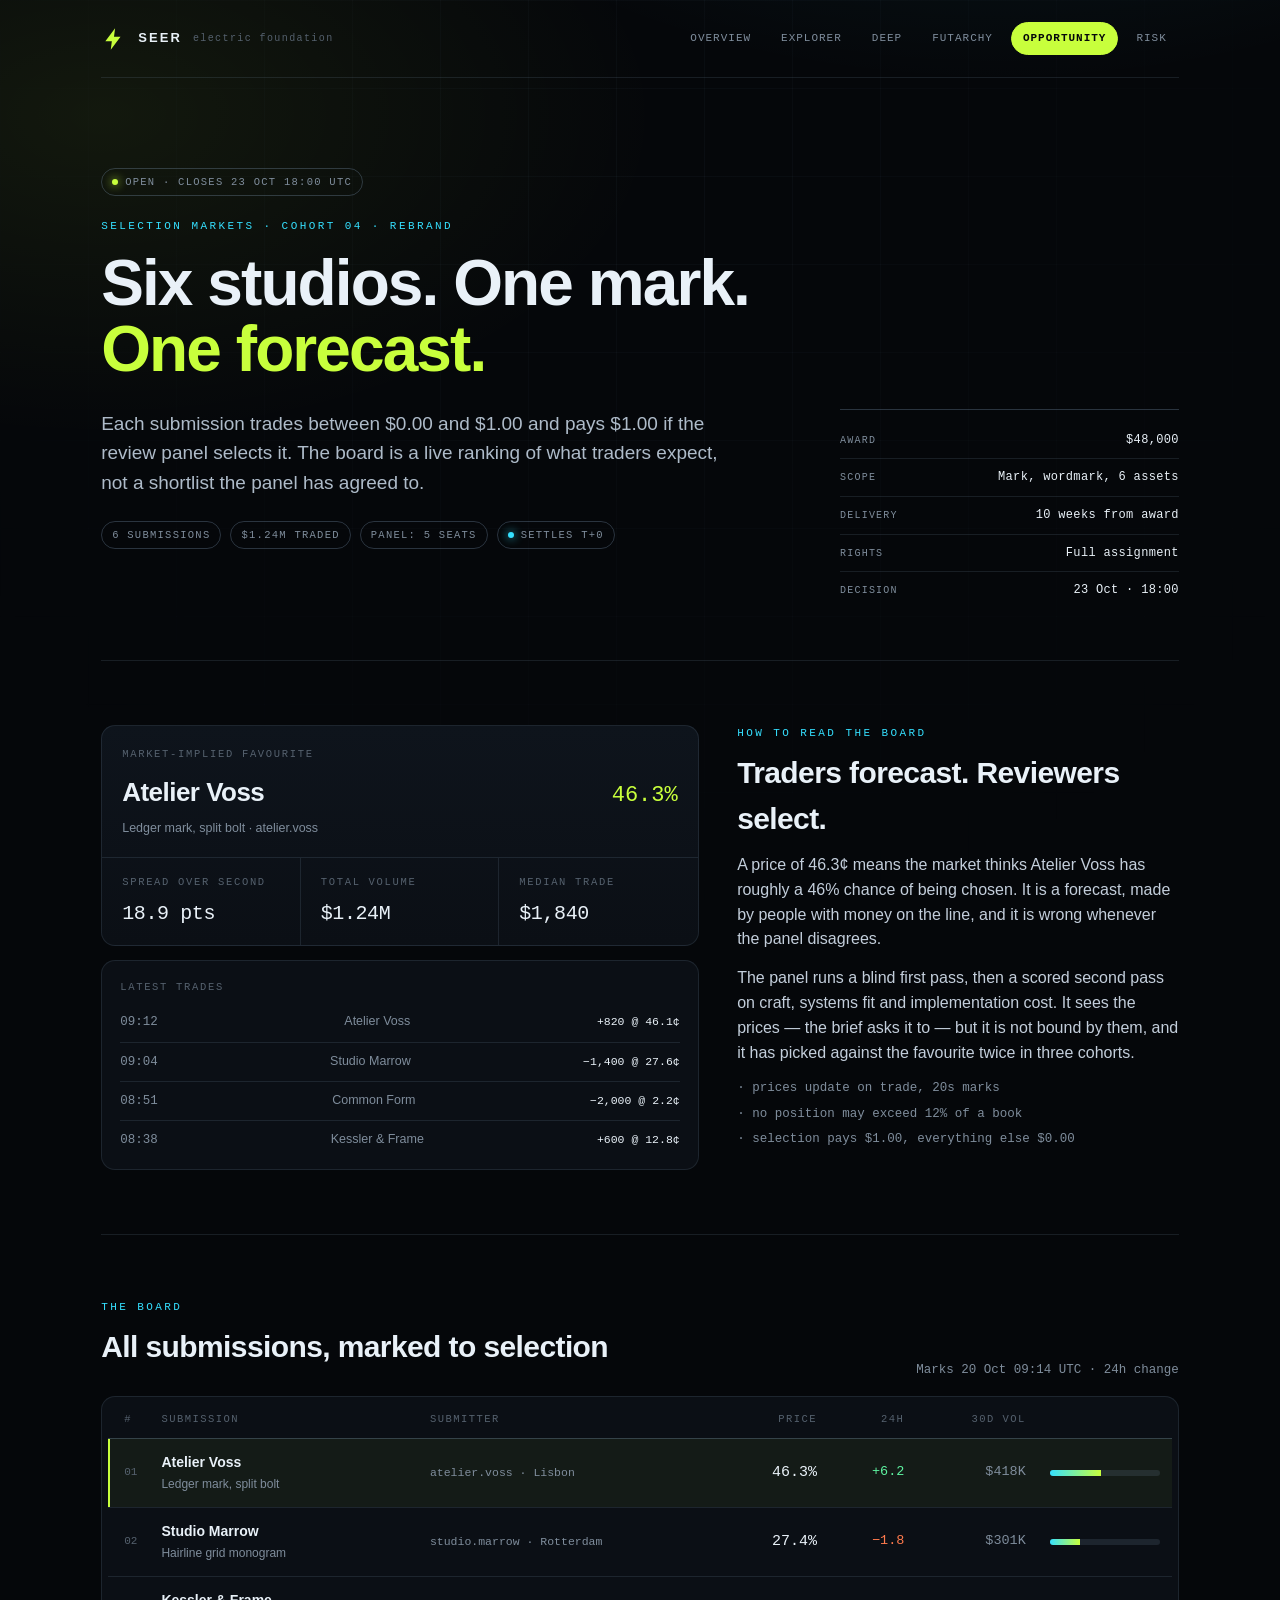
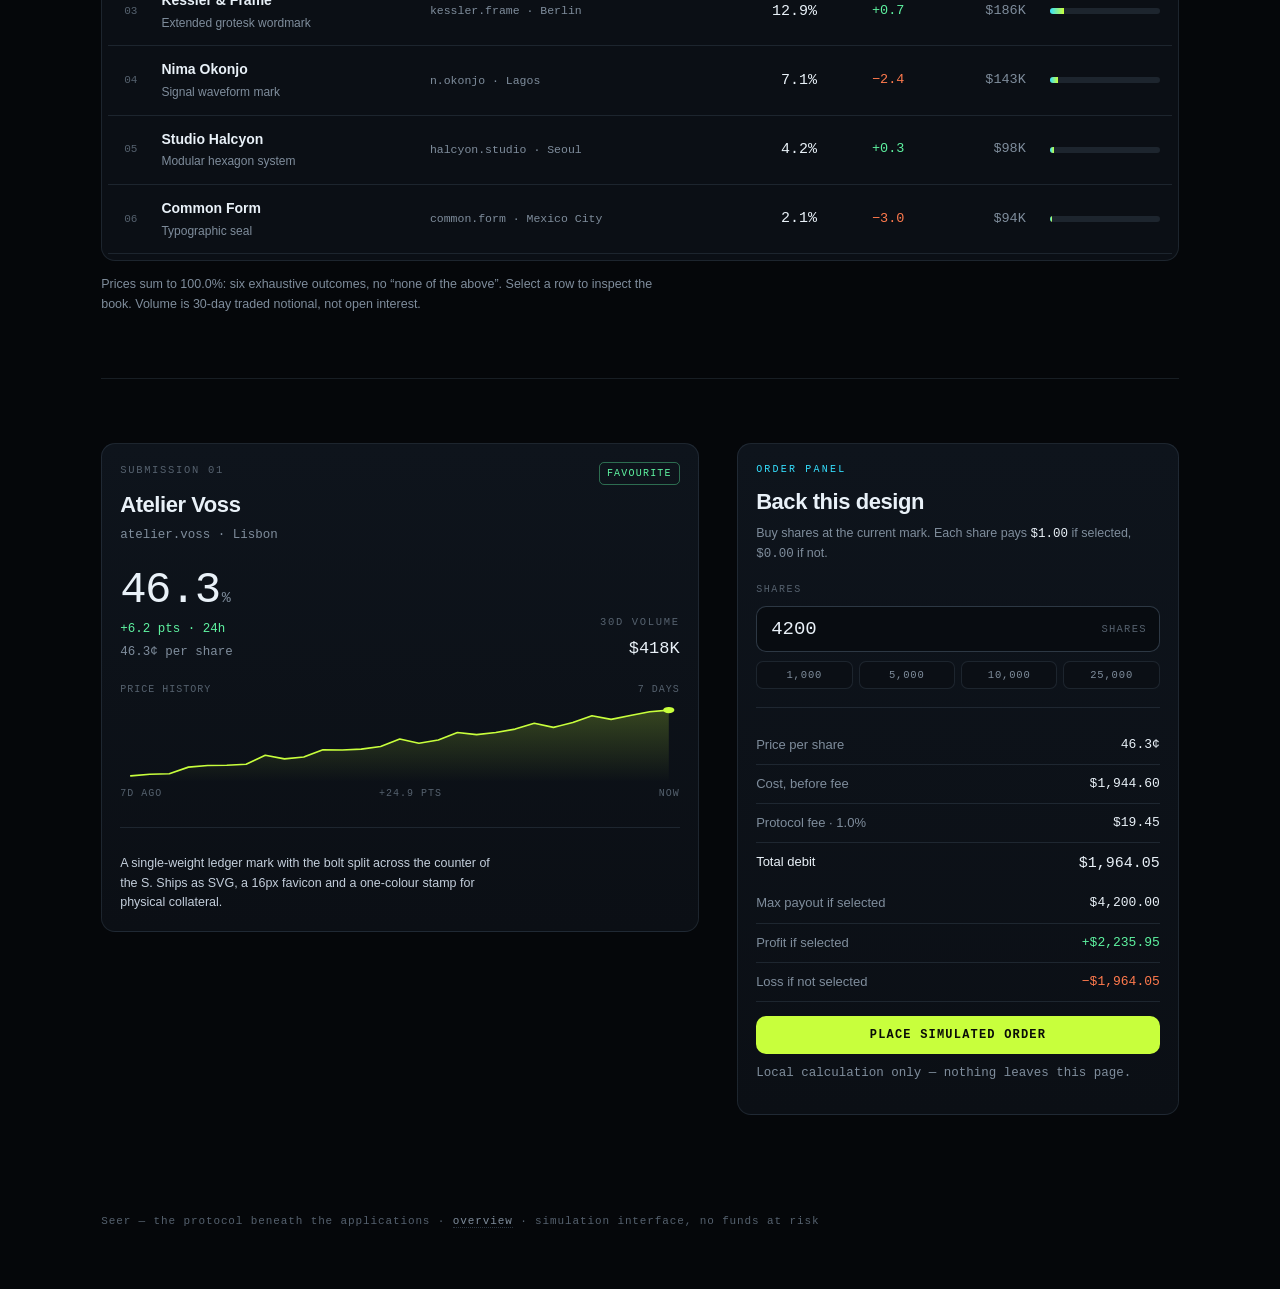
<file: opportunity.html>
<!doctype html>
<html lang="en">
<head>
<meta charset="utf-8">
<meta name="viewport" content="width=device-width,initial-scale=1">
<title>Opportunity — selection markets · Seer</title>
<meta name="description" content="Six rebrand submissions competing for selection. Market prices forecast which one the review panel picks. Browse the board, inspect a submission, model the cost of backing it.">
<link rel="stylesheet" href="assets/ef.css">
<style>
/* opportunity page: board table, detail + order panel */
.sum{padding:0;overflow:hidden}
.sum .head{padding:20px 20px 18px}
.sum .fav{display:flex;align-items:baseline;justify-content:space-between;gap:12px;margin-top:10px}
.sum .fav b{font-size:clamp(20px,2.4vw,26px);letter-spacing:-.02em;font-weight:650}
.sum .fav span{font-family:var(--mono);font-size:22px;color:var(--volt);font-variant-numeric:tabular-nums}
.sumgrid{display:grid;grid-template-columns:repeat(3,1fr);border-top:1px solid var(--line)}
.sumgrid>div{padding:16px 20px;border-right:1px solid var(--line)}
.sumgrid>div:last-child{border-right:0}
.sumgrid .v{font-size:20px}
.board{width:100%}
.heroGrid{display:grid;grid-template-columns:1.34fr .66fr;gap:clamp(22px,4vw,52px);align-items:start;margin-top:26px}
.side{border-top:1px solid var(--line-2);padding-top:12px}
.side .r{display:flex;justify-content:space-between;align-items:baseline;gap:14px;padding:9px 0;border-bottom:1px solid var(--line);font-family:var(--mono);font-size:11px;color:var(--dim);letter-spacing:.03em}
.side .r:last-child{border-bottom:0}
.side .r b{color:var(--dim);font-weight:400;font-size:10px;letter-spacing:.12em;text-transform:uppercase}
.side .r span{color:var(--ink);font-family:var(--mono);font-size:12px;text-align:right;font-variant-numeric:tabular-nums}
.tr{display:flex;justify-content:space-between;align-items:baseline;gap:10px;padding:9px 0;border-bottom:1px solid var(--line);font-size:12.5px;color:var(--dim)}
.tr:last-child{border-bottom:0;padding-bottom:0}
.tr b{font-family:var(--mono);font-weight:500;color:var(--ink);font-variant-numeric:tabular-nums;font-size:11.5px}
@media(max-width:820px){.heroGrid{grid-template-columns:1fr}}
.board th:first-child,.board td:first-child{padding-left:16px;width:38px}
.board td{padding:13px 12px;vertical-align:middle}
.board tr.pick{cursor:pointer}
.board tr.pick:hover td{background:rgba(53,224,255,.045)}
.board tr.pick.on td{background:rgba(200,255,60,.05)}
.board tr.pick.on td:first-child{box-shadow:inset 2px 0 0 var(--volt)}
.board .rk{font-family:var(--mono);font-size:11px;color:var(--dimmer)}
.board .ttl{font-weight:600;color:var(--ink);font-size:14px}
.board .mark{font-size:12px;color:var(--dim);margin-top:2px}
.board .sub{font-family:var(--mono);font-size:11.5px;color:var(--dim)}
.board .pr{font-family:var(--mono);font-size:15px;color:var(--ink);font-variant-numeric:tabular-nums}
.board .bar{width:110px}
.up{color:var(--good)} .dn{color:var(--warn)}
.detail .big{font-family:var(--mono);font-size:clamp(32px,4.4vw,44px);letter-spacing:-.035em;line-height:1;font-variant-numeric:tabular-nums}
.detail .big small{font-size:15px;color:var(--dim);margin-left:2px}
.panel label{display:block;font-family:var(--mono);font-size:10px;letter-spacing:.16em;text-transform:uppercase;color:var(--dimmer);margin-bottom:8px}
.amt{display:flex;align-items:center;gap:10px;border:1px solid var(--line-2);border-radius:10px;background:var(--bg-2);padding:10px 12px}
.amt input{flex:1;background:none;border:0;outline:none;color:var(--ink);font-family:var(--mono);font-size:19px;font-variant-numeric:tabular-nums;min-width:0}
.amt span{font-family:var(--mono);font-size:10.5px;letter-spacing:.12em;color:var(--dimmer);text-transform:uppercase}
.quick{display:flex;gap:6px;margin-top:9px}
.quick button{flex:1;background:var(--panel);border:1px solid var(--line);color:var(--dim);border-radius:7px;padding:7px 0;font-family:var(--mono);font-size:10.5px;letter-spacing:.08em;cursor:pointer}
.quick button:hover{color:var(--ink);border-color:var(--line-2)}
.quick button.on{color:var(--volt);border-color:rgba(200,255,60,.42);background:rgba(200,255,60,.06)}
.rows div{display:flex;justify-content:space-between;gap:12px;padding:9px 0;border-bottom:1px solid var(--line);font-size:13px;color:var(--dim)}
.rows div b{font-family:var(--mono);font-weight:500;color:var(--ink);font-variant-numeric:tabular-nums}
.rows div.tot{border-bottom:0;color:var(--ink)}
.rows div.tot b{font-size:15px}
.orders{width:100%;border:0;cursor:pointer;justify-content:center;margin-top:14px}
.status{min-height:32px;margin-top:10px}
@media(max-width:760px){.board .hide-s{display:none}.board .bar{width:70px}.sumgrid{grid-template-columns:1fr}.sumgrid>div{border-right:0;border-bottom:1px solid var(--line)}}
@media(max-width:640px){.top{flex-wrap:wrap;gap:12px}.brand span{display:none}.nav{margin-left:0;width:100%;gap:4px;flex-wrap:wrap}.nav a{padding:6px 8px;font-size:9.5px;letter-spacing:.05em;white-space:nowrap}.eyebrow{font-size:10px;letter-spacing:.14em}.detail .big{font-size:36px}}
</style>
</head>
<body>
<div class="wrap">

<header class="top"><a class="brand" href="index.html"><svg class="bolt" viewBox="0 0 24 24" fill="none"><path d="M13 2 4 14h6l-1 8 9-12h-6l1-8Z" fill="#c8ff3c"/></svg><b>Seer</b><span>electric foundation</span></a><nav class="nav"><a href="index.html">Overview</a><a href="app.html">Explorer</a><a href="deep.html">Deep</a><a href="futarchy.html">Futarchy</a><a href="opportunity.html" aria-current="page">Opportunity</a><a href="risk.html">Risk</a></nav></header>

<main>

<section class="hero">
  <span class="pill"><span class="dot"></span>Open · closes 23 Oct 18:00 UTC</span>
  <div class="eyebrow" style="margin-top:22px">Selection markets · cohort 04 · rebrand</div>
  <h1>Six studios. One mark.<br><em>One forecast.</em></h1>
  <div class="heroGrid">
    <div>
      <p class="lede">Each submission trades between $0.00 and $1.00 and pays $1.00 if the review panel selects it. The board is a live ranking of what traders expect, not a shortlist the panel has agreed to.</p>
      <div style="display:flex;gap:9px;flex-wrap:wrap;margin-top:24px">
        <span class="pill">6 submissions</span>
        <span class="pill">$1.24M traded</span>
        <span class="pill">Panel: 5 seats</span>
        <span class="pill"><span class="dot" style="background:var(--elec);box-shadow:0 0 10px var(--elec)"></span>Settles T+0</span>
      </div>
    </div>
    <aside class="side" aria-label="Cohort brief">
      <div class="r"><b>Award</b><span>$48,000</span></div>
      <div class="r"><b>Scope</b><span>Mark, wordmark, 6 assets</span></div>
      <div class="r"><b>Delivery</b><span>10 weeks from award</span></div>
      <div class="r"><b>Rights</b><span>Full assignment</span></div>
      <div class="r"><b>Decision</b><span>23 Oct · 18:00</span></div>
    </aside>
  </div>
</section>

<section>
  <div class="split">
    <div>
      <div class="card sum">
        <div class="head">
          <div class="k">Market-implied favourite</div>
          <div class="fav"><b>Atelier Voss</b><span>46.3%</span></div>
          <div class="small dim" style="margin-top:6px">Ledger mark, split bolt · atelier.voss</div>
        </div>
        <div class="sumgrid">
          <div><div class="k">Spread over second</div><div class="v">18.9 pts</div></div>
          <div><div class="k">Total volume</div><div class="v">$1.24M</div></div>
          <div><div class="k">Median trade</div><div class="v">$1,840</div></div>
        </div>
      </div>

      <div class="card flat" style="margin-top:14px">
        <div class="k">Latest trades</div>
        <div style="margin-top:8px">
          <div class="tr"><span class="mono">09:12</span><span>Atelier Voss</span><b>+820 @ 46.1¢</b></div>
          <div class="tr"><span class="mono">09:04</span><span>Studio Marrow</span><b>−1,400 @ 27.6¢</b></div>
          <div class="tr"><span class="mono">08:51</span><span>Common Form</span><b>−2,000 @ 2.2¢</b></div>
          <div class="tr"><span class="mono">08:38</span><span>Kessler &amp; Frame</span><b>+600 @ 12.8¢</b></div>
        </div>
      </div>
    </div>

    <div>
      <div class="eyebrow">How to read the board</div>
      <h2 style="margin-top:8px">Traders forecast. Reviewers select.</h2>
      <p>A price of 46.3¢ means the market thinks Atelier Voss has roughly a 46% chance of being chosen. It is a forecast, made by people with money on the line, and it is wrong whenever the panel disagrees.</p>
      <p>The panel runs a blind first pass, then a scored second pass on craft, systems fit and implementation cost. It sees the prices — the brief asks it to — but it is not bound by them, and it has picked against the favourite twice in three cohorts.</p>
      <div class="small mono dim" style="display:grid;gap:6px;margin-top:14px">
        <span>· prices update on trade, 20s marks</span>
        <span>· no position may exceed 12% of a book</span>
        <span>· selection pays $1.00, everything else $0.00</span>
      </div>
    </div>
  </div>
</section>

<section>
  <div style="display:flex;justify-content:space-between;align-items:flex-end;gap:18px;flex-wrap:wrap;margin-bottom:16px">
    <div>
      <div class="eyebrow">The board</div>
      <h2 style="margin-top:8px">All submissions, marked to selection</h2>
    </div>
    <div class="mono small dim">Marks 20 Oct 09:14 UTC · 24h change</div>
  </div>

  <div class="card flat" style="padding:4px 6px 6px;overflow-x:auto">
    <table class="board">
      <thead>
        <tr>
          <th>#</th><th>Submission</th><th class="hide-s">Submitter</th><th class="num">Price</th><th class="num">24h</th><th class="num hide-s">30d vol</th><th style="width:118px"></th>
        </tr>
      </thead>
      <tbody>
        <tr class="pick on" tabindex="0" data-id="01" data-title="Ledger mark, split bolt" data-studio="Atelier Voss" data-sub="atelier.voss · Lisbon" data-price="46.3" data-move="6.2" data-vol="418" data-p0="0.214" data-p1="0.463" data-seed="1.2" data-note="A single-weight ledger mark with the bolt split across the counter of the S. Ships as SVG, a 16px favicon and a one-colour stamp for physical collateral.">
          <td class="rk">01</td>
          <td><div class="ttl">Atelier Voss</div><div class="mark">Ledger mark, split bolt</div></td>
          <td class="sub hide-s">atelier.voss · Lisbon</td>
          <td class="num pr">46.3%</td>
          <td class="num mono up">+6.2</td>
          <td class="num mono hide-s" style="color:var(--dim)">$418K</td>
          <td><div class="bar"><i style="width:46.3%"></i></div></td>
        </tr>
        <tr class="pick" tabindex="0" data-id="02" data-title="Hairline grid monogram" data-studio="Studio Marrow" data-sub="studio.marrow · Rotterdam" data-price="27.4" data-move="-1.8" data-vol="301" data-p0="0.312" data-p1="0.274" data-seed="2.4" data-note="A hairline grid monogram drawn on an 8px module. Strongest at small sizes and in dense product chrome; weakest at large format where the hairlines disappear.">
          <td class="rk">02</td>
          <td><div class="ttl">Studio Marrow</div><div class="mark">Hairline grid monogram</div></td>
          <td class="sub hide-s">studio.marrow · Rotterdam</td>
          <td class="num pr">27.4%</td>
          <td class="num mono dn">−1.8</td>
          <td class="num mono hide-s" style="color:var(--dim)">$301K</td>
          <td><div class="bar"><i style="width:27.4%"></i></div></td>
        </tr>
        <tr class="pick" tabindex="0" data-id="03" data-title="Extended grotesk wordmark" data-studio="Kessler &amp; Frame" data-sub="kessler.frame · Berlin" data-price="12.9" data-move="0.7" data-vol="186" data-p0="0.108" data-p1="0.129" data-seed="0.7" data-note="An extended grotesk wordmark with a tightened tracking ramp. Type only, no symbol — cheap to deploy, hard to use as an app icon.">
          <td class="rk">03</td>
          <td><div class="ttl">Kessler &amp; Frame</div><div class="mark">Extended grotesk wordmark</div></td>
          <td class="sub hide-s">kessler.frame · Berlin</td>
          <td class="num pr">12.9%</td>
          <td class="num mono up">+0.7</td>
          <td class="num mono hide-s" style="color:var(--dim)">$186K</td>
          <td><div class="bar"><i style="width:12.9%"></i></div></td>
        </tr>
        <tr class="pick" tabindex="0" data-id="04" data-title="Signal waveform mark" data-studio="Nima Okonjo" data-sub="n.okonjo · Lagos" data-price="7.1" data-move="-2.4" data-vol="143" data-p0="0.121" data-p1="0.071" data-seed="3.1" data-note="A waveform mark derived from the settlement cadence. The most distinctive of the six, and the hardest to reduce below 20px without losing its shape.">
          <td class="rk">04</td>
          <td><div class="ttl">Nima Okonjo</div><div class="mark">Signal waveform mark</div></td>
          <td class="sub hide-s">n.okonjo · Lagos</td>
          <td class="num pr">7.1%</td>
          <td class="num mono dn">−2.4</td>
          <td class="num mono hide-s" style="color:var(--dim)">$143K</td>
          <td><div class="bar"><i style="width:7.1%"></i></div></td>
        </tr>
        <tr class="pick" tabindex="0" data-id="05" data-title="Modular hexagon system" data-studio="Studio Halcyon" data-sub="halcyon.studio · Seoul" data-price="4.2" data-move="0.3" data-vol="98" data-p0="0.033" data-p1="0.042" data-seed="1.9" data-note="A modular hexagon system built for product surfaces rather than print. The most extensible package, the least memorable single mark.">
          <td class="rk">05</td>
          <td><div class="ttl">Studio Halcyon</div><div class="mark">Modular hexagon system</div></td>
          <td class="sub hide-s">halcyon.studio · Seoul</td>
          <td class="num pr">4.2%</td>
          <td class="num mono up">+0.3</td>
          <td class="num mono hide-s" style="color:var(--dim)">$98K</td>
          <td><div class="bar"><i style="width:4.2%"></i></div></td>
        </tr>
        <tr class="pick" tabindex="0" data-id="06" data-title="Typographic seal" data-studio="Common Form" data-sub="common.form · Mexico City" data-price="2.1" data-move="-3.0" data-vol="94" data-p0="0.098" data-p1="0.021" data-seed="2.8" data-note="A typographic seal with a letterpress reference. Highest craft score in the panel's blind pass, lowest recall — and the book has given up on it this week.">
          <td class="rk">06</td>
          <td><div class="ttl">Common Form</div><div class="mark">Typographic seal</div></td>
          <td class="sub hide-s">common.form · Mexico City</td>
          <td class="num pr">2.1%</td>
          <td class="num mono dn">−3.0</td>
          <td class="num mono hide-s" style="color:var(--dim)">$94K</td>
          <td><div class="bar"><i style="width:2.1%"></i></div></td>
        </tr>
      </tbody>
    </table>
  </div>
  <p class="small dim" style="margin:14px 0 0;max-width:82ch">Prices sum to 100.0%: six exhaustive outcomes, no “none of the above”. Select a row to inspect the book. Volume is 30-day traded notional, not open interest.</p>
</section>

<section style="border-bottom:0">
  <div class="split">
    <div class="card detail">
      <div style="display:flex;justify-content:space-between;align-items:flex-start;gap:12px">
        <div>
          <div class="k mono" id="dId">Submission 01</div>
          <h3 style="font-size:22px;letter-spacing:-.02em;margin:10px 0 4px" id="dStudio">Atelier Voss</h3>
          <div class="mono small dim" id="dSub">atelier.voss · Lisbon</div>
        </div>
        <span class="tag live" id="dTag">Favourite</span>
      </div>

      <div style="display:flex;align-items:flex-end;justify-content:space-between;gap:14px;margin-top:22px">
        <div>
          <div class="big" id="dPrice">46.3<small>%</small></div>
          <div class="mono small" id="dMove" style="color:var(--good);margin-top:8px">+6.2 pts · 24h</div>
          <div class="mono small dim" id="dCents" style="margin-top:4px">46.3¢ per share</div>
        </div>
        <div style="text-align:right">
          <div class="k">30d volume</div>
          <div class="mono" style="font-size:17px;margin-top:6px" id="dVol">$418K</div>
        </div>
      </div>

      <div class="mono" style="display:flex;justify-content:space-between;font-size:10px;color:var(--dimmer);letter-spacing:.1em;margin-top:20px">
        <span>PRICE HISTORY</span><span>7 DAYS</span>
      </div>
      <svg viewBox="0 0 260 64" preserveAspectRatio="none" style="display:block;width:100%;height:78px;margin:6px 0 0" role="img" aria-label="Price history for the selected submission">
        <defs>
          <linearGradient id="fillDesign" x1="0" y1="0" x2="0" y2="1">
            <stop offset="0" stop-color="#c8ff3c" stop-opacity=".22"/>
            <stop offset="1" stop-color="#c8ff3c" stop-opacity="0"/>
          </linearGradient>
        </defs>
        <path id="sparkArea" d="" fill="url(#fillDesign)"/>
        <polyline id="sparkLine" points="" fill="none" stroke="#c8ff3c" stroke-width="1.6" stroke-linejoin="round" stroke-linecap="round" vector-effect="non-scaling-stroke"/>
        <circle id="sparkDot" cx="255" cy="5" r="2.6" fill="#c8ff3c"/>
      </svg>
      <div class="mono" style="display:flex;justify-content:space-between;font-size:10px;color:var(--dimmer);letter-spacing:.1em;margin-top:4px">
        <span>7D AGO</span><span id="dSpan">+24.9 PTS</span><span>NOW</span>
      </div>

      <div class="hr"></div>
      <p class="small" id="dNote" style="margin:0;max-width:56ch">A single-weight ledger mark with the bolt split across the counter of the S. Ships as SVG, a 16px favicon and a one-colour stamp for physical collateral.</p>
    </div>

    <aside class="card panel">
      <div class="eyebrow" style="font-size:10px">Order panel</div>
      <h2 style="font-size:22px;margin:8px 0 4px">Back this design</h2>
      <p class="small dim" style="margin-bottom:18px">Buy shares at the current mark. Each share pays <span class="mono" style="color:var(--ink)">$1.00</span> if selected, <span class="mono">$0.00</span> if not.</p>

      <label for="shares">Shares</label>
      <div class="amt">
        <input id="shares" type="number" value="4200" min="1" max="50000" step="100" inputmode="numeric" aria-describedby="calcNote">
        <span>SHARES</span>
      </div>
      <div class="quick">
        <button type="button" data-shares="1000">1,000</button>
        <button type="button" data-shares="5000">5,000</button>
        <button type="button" data-shares="10000">10,000</button>
        <button type="button" data-shares="25000">25,000</button>
      </div>

      <div class="hr" style="margin:18px 0"></div>

      <div class="rows">
        <div><span>Price per share</span><b id="oPrice">46.3¢</b></div>
        <div><span>Cost, before fee</span><b id="oCost">$1,944.60</b></div>
        <div><span>Protocol fee · 1.0%</span><b id="oFee">$19.45</b></div>
        <div class="tot"><span>Total debit</span><b id="oTotal">$1,964.05</b></div>
        <div><span>Max payout if selected</span><b id="oPayout">$4,200.00</b></div>
        <div><span>Profit if selected</span><b id="oProfit" style="color:var(--good)">+$2,235.95</b></div>
        <div><span>Loss if not selected</span><b id="oLoss" style="color:var(--warn)">−$1,964.05</b></div>
      </div>

      <button class="btn primary orders" id="place" type="button">Place simulated order</button>
      <div class="status small mono dim" id="calcNote">Local calculation only — nothing leaves this page.</div>
    </aside>
  </div>
</section>

</main>

<footer class="foot">Seer — the protocol beneath the applications · <a href="index.html">overview</a> · simulation interface, no funds at risk</footer>

</div>

<script>
(function(){
  var rows = Array.prototype.slice.call(document.querySelectorAll('tr.pick'));
  var el = function(id){ return document.getElementById(id); };
  var price = 0.463;
  var sharesEl = el('shares');

  function money(n){ return '$' + n.toLocaleString('en-US',{minimumFractionDigits:2,maximumFractionDigits:2}); }
  function signed(n){ return (n >= 0 ? '+' : '\u2212') + money(Math.abs(n)); }

  function series(p0, p1, seed){
    var n = 29, out = [], i, t, v, lo = 9, hi = -9;
    for(i = 0; i < n; i++){
      t = i / (n - 1);
      v = p0 + (p1 - p0) * t + 0.011 * Math.sin(i * 1.85 + seed) + 0.006 * Math.sin(i * 3.6 + seed * 1.7);
      if(i === 0){ v = p0; }
      if(i === n - 1){ v = p1; }
      out.push(v);
      if(v < lo){ lo = v; }
      if(v > hi){ hi = v; }
    }
    var pts = [], pad = 5, w = 260, h = 64;
    for(i = 0; i < n; i++){
      pts.push([
        pad + i * (w - 2 * pad) / (n - 1),
        h - pad - (out[i] - lo) / ((hi - lo) || 1) * (h - 2 * pad)
      ]);
    }
    return pts;
  }

  function paint(p0, p1, seed){
    var pts = series(p0, p1, seed);
    var str = pts.map(function(p){ return p[0].toFixed(1) + ',' + p[1].toFixed(1); }).join(' ');
    el('sparkLine').setAttribute('points', str);
    el('sparkArea').setAttribute('d', 'M' + pts.map(function(p){ return p[0].toFixed(1) + ',' + p[1].toFixed(1); }).join(' L') + ' L255,64 L5,64 Z');
    var last = pts[pts.length - 1];
    el('sparkDot').setAttribute('cx', last[0].toFixed(1));
    el('sparkDot').setAttribute('cy', last[1].toFixed(1));
  }

  function calc(){
    var s = parseInt(sharesEl.value, 10);
    if(isNaN(s) || s < 1){ s = 1; }
    if(s > 50000){ s = 50000; }
    var cost = s * price;
    var fee = cost * 0.01;
    var total = cost + fee;
    var payout = s;
    el('oCost').textContent = money(cost);
    el('oFee').textContent = money(fee);
    el('oTotal').textContent = money(total);
    el('oPayout').textContent = money(payout);
    el('oProfit').textContent = signed(payout - total);
    el('oLoss').textContent = '\u2212' + money(total);
    return { shares: s, total: total };
  }

  function select(row){
    rows.forEach(function(r){ r.classList.remove('on'); });
    row.classList.add('on');

    var d = row.dataset;
    var p = parseFloat(d.price) / 100;
    var p0 = parseFloat(d.p0);
    var p1 = parseFloat(d.p1);
    var mv = parseFloat(d.move);

    el('dId').textContent = 'Submission ' + d.id;
    el('dStudio').innerHTML = d.studio;
    el('dSub').textContent = d.sub;
    el('dPrice').innerHTML = d.price + '<small>%</small>';
    el('dCents').textContent = d.price + '\u00A2 per share';
    el('dMove').textContent = (mv >= 0 ? '+' : '\u2212') + Math.abs(mv).toFixed(1) + ' pts · 24h';
    el('dMove').style.color = mv >= 0 ? 'var(--good)' : 'var(--warn)';
    el('dVol').textContent = '$' + d.vol + 'K';
    el('dNote').textContent = d.note;
    el('dSpan').textContent = (p1 >= p0 ? '+' : '\u2212') + Math.abs((p1 - p0) * 100).toFixed(1) + ' PTS';

    var rank = rows.indexOf(row);
    var tag = el('dTag');
    if(rank === 0){ tag.textContent = 'Favourite'; tag.className = 'tag live'; }
    else if(rank === rows.length - 1){ tag.textContent = 'Longest odds'; tag.className = 'tag'; }
    else { tag.textContent = 'Challenger'; tag.className = 'tag soon'; }

    price = p;
    el('oPrice').textContent = (p * 100).toFixed(1) + '\u00A2';
    paint(p0, p1, parseFloat(d.seed));
    calc();
  }

  rows.forEach(function(row){
    row.addEventListener('click', function(){ select(row); });
    row.addEventListener('keydown', function(e){
      if(e.key === 'Enter' || e.key === ' '){ e.preventDefault(); select(row); }
    });
  });

  var chips = Array.prototype.slice.call(document.querySelectorAll('.quick button'));
  function clearChips(){ chips.forEach(function(c){ c.classList.remove('on'); }); }

  chips.forEach(function(b){
    b.addEventListener('click', function(){
      sharesEl.value = b.dataset.shares;
      clearChips();
      b.classList.add('on');
      calc();
    });
  });

  sharesEl.addEventListener('input', function(){ clearChips(); calc(); });

  el('place').addEventListener('click', function(){
    var r = calc();
    var name = el('dStudio').textContent;
    el('calcNote').innerHTML = 'Simulated: ' + r.shares.toLocaleString('en-US') + ' shares of ' + name +
      ' at ' + (price * 100).toFixed(1) + '\u00A2, ' + money(r.total) + ' debited. Nothing was sent.';
  });

  paint(0.214, 0.463, 1.2);
  calc();
})();
</script>
</body>
</html>
</file>
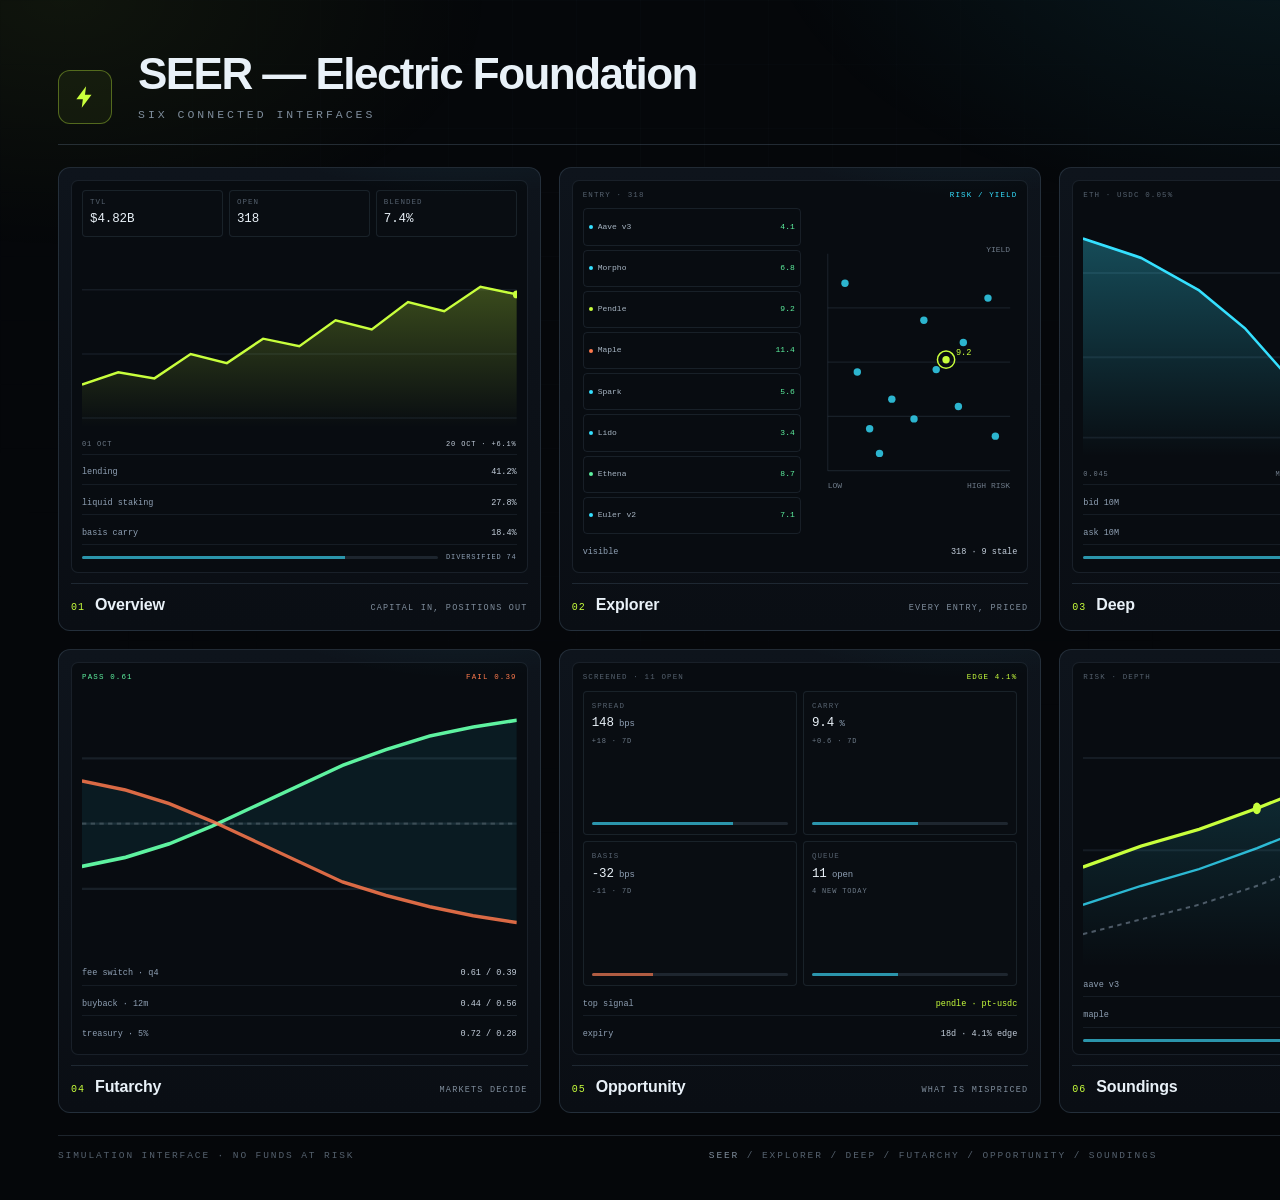
<file: preview.html>
<!DOCTYPE html>
<html lang="en">
<head>
<meta charset="utf-8">
<meta name="viewport" content="width=1600">
<title>Seer — Electric Foundation · preview</title>
<link rel="stylesheet" href="assets/ef.css">
<style>
  html,body{margin:0;padding:0;background:#05070a}
  body{width:1600px;height:1200px;overflow:hidden;color:var(--ink);font-family:var(--sans)}
  body::before{opacity:.18;background-size:64px 64px}
  .poster{position:relative;z-index:1;width:1600px;height:1200px;padding:52px 58px 36px;display:flex;flex-direction:column;gap:22px;
    background:radial-gradient(900px 520px at 82% -8%,rgba(53,224,255,.10),transparent 62%),radial-gradient(720px 420px at 4% 0%,rgba(200,255,60,.06),transparent 60%)}
  .phead{display:flex;align-items:flex-end;gap:26px;padding-bottom:20px;border-bottom:1px solid rgba(140,170,200,.22)}
  .boltmark{width:54px;height:54px;flex:0 0 auto;border:1px solid rgba(200,255,60,.35);border-radius:12px;display:flex;align-items:center;justify-content:center;background:rgba(200,255,60,.05)}
  .boltmark svg{width:26px;height:26px}
  .phead h1{margin:0;font-size:44px;line-height:1;letter-spacing:-.035em;font-weight:700}
  .psub{font-family:var(--mono);font-size:11.5px;letter-spacing:.26em;text-transform:uppercase;color:var(--dim);margin-top:10px}
  .pmeta{margin-left:auto;text-align:right;font-family:var(--mono);font-size:10px;letter-spacing:.16em;text-transform:uppercase;color:var(--dimmer);line-height:2}
  .pmeta b{color:var(--volt);font-weight:400}
  .pgrid{flex:1;min-height:0;display:grid;grid-template-columns:repeat(3,1fr);grid-template-rows:1fr 1fr;gap:18px}
  .tile{position:relative;margin:0;display:flex;flex-direction:column;gap:10px;padding:12px;overflow:hidden;
    border:1px solid rgba(140,170,200,.18);border-radius:12px;background:linear-gradient(180deg,#0e141c,#0a0e14)}
  .tile::after{content:"";position:absolute;inset:0;pointer-events:none;background:radial-gradient(340px 160px at 84% -18%,rgba(53,224,255,.09),transparent 70%)}
  .tile figcaption{display:flex;align-items:baseline;gap:10px;padding-top:9px;border-top:1px solid rgba(140,170,200,.16)}
  .idx{font-family:var(--mono);font-size:10px;letter-spacing:.1em;color:var(--volt)}
  .tile b{font-size:16px;font-weight:600;letter-spacing:-.01em}
  .cap{margin-left:auto;font-family:var(--mono);font-size:8.5px;letter-spacing:.14em;text-transform:uppercase;color:#7f8d9c;white-space:nowrap}
  .mock{flex:1;min-height:0;display:flex;flex-direction:column;gap:7px;padding:9px 10px;overflow:hidden;
    border:1px solid rgba(140,170,200,.13);border-radius:7px;background:#080c11}
  .mock svg{display:block;width:100%}
  .grow{flex:1 1 auto;height:100%;min-height:0}
  .mgrid3{display:grid;grid-template-columns:repeat(3,1fr);gap:6px}
  .mgrid2{display:grid;grid-template-columns:1fr 1fr;grid-auto-rows:1fr;gap:6px;flex:1;min-height:0}
  .mcard{display:flex;flex-direction:column;gap:2px;padding:6px 7px;border:1px solid rgba(140,170,200,.13);border-radius:4px;background:rgba(11,15,21,.6)}
  .mcard.fill{justify-content:flex-start;padding:9px 8px}
  .mcard .barline{margin-top:auto}
  .up{color:#5ef2a0}
  .dn{color:#ff9d78}
  .k{font-family:var(--mono);font-size:7.5px;letter-spacing:.14em;text-transform:uppercase;color:#55616e;white-space:nowrap}
  .v{font-family:var(--mono);font-size:12.5px;letter-spacing:-.01em;color:#e9f1f8;white-space:nowrap}
  .sm{font-size:9px;color:#8fa0b4}
  .mrow{display:flex;align-items:center;justify-content:space-between;gap:8px;padding:4.5px 0;border-bottom:1px solid rgba(140,170,200,.10);
    font-family:var(--mono);font-size:8.5px;color:#8fa0b4;white-space:nowrap}
  .mrow:last-child{border-bottom:0}
  .mrow span:last-child{color:#c3cedb}
  .barline{height:3px;border-radius:2px;background:rgba(140,170,200,.16);overflow:hidden;flex:0 0 auto}
  .barline i{display:block;height:100%;background:rgba(53,224,255,.6)}
  .splitmock{display:grid;grid-template-columns:1.02fr .98fr;gap:7px;flex:1;min-height:0}
  .rail{display:flex;flex-direction:column;gap:4px;min-width:0}
  .ritem{display:flex;align-items:center;gap:5px;padding:3.5px 5px;border:1px solid rgba(140,170,200,.12);border-radius:4px;
    font-family:var(--mono);font-size:8px;color:#a8b6c4;min-width:0;flex:1 1 0}
  .ritem span{overflow:hidden;text-overflow:ellipsis;white-space:nowrap}
  .ritem .d{width:4px;height:4px;border-radius:50%;background:var(--elec);flex:0 0 auto}
  .ritem em{margin-left:auto;font-style:normal;color:#5ef2a0;font-size:8px;flex:0 0 auto}
  .colhead{display:flex;justify-content:space-between;font-family:var(--mono);font-size:7.5px;letter-spacing:.15em;text-transform:uppercase;white-space:nowrap}
  .axl{font-family:var(--mono);font-size:7px;letter-spacing:.12em;text-transform:uppercase;color:#6e7b89}
  .brow{display:flex;align-items:center;gap:8px;flex:0 0 auto}
  .brow .barline{flex:1}
  .brow .axl{color:#8fa0b4}
  .pfoot{display:flex;justify-content:space-between;align-items:center;padding-top:13px;border-top:1px solid rgba(140,170,200,.18);
    font-family:var(--mono);font-size:9.5px;letter-spacing:.2em;text-transform:uppercase;color:#55616e}
  .pfoot b{color:var(--dim);font-weight:400}
</style>
</head>
<body>
<div class="poster">

  <div class="phead">
    <div class="boltmark">
      <svg viewBox="0 0 24 24" fill="none"><path d="M13 2 4 14h6l-1 8 9-12h-6l1-8Z" fill="#c8ff3c"/></svg>
    </div>
    <div>
      <h1>SEER — Electric Foundation</h1>
      <div class="psub">six connected interfaces</div>
    </div>
    <div class="pmeta">
      submission <b>38</b><br>
      surface <b>1600 × 1200</b><br>
      state <b>simulated</b>
    </div>
  </div>

  <div class="pgrid">

    <!-- 01 OVERVIEW -->
    <figure class="tile">
      <div class="mock">
        <div class="mgrid3">
          <div class="mcard"><span class="k">tvl</span><span class="v">$4.82B</span></div>
          <div class="mcard"><span class="k">open</span><span class="v">318</span></div>
          <div class="mcard"><span class="k">blended</span><span class="v">7.4%</span></div>
        </div>
        <svg class="grow" viewBox="0 0 300 120" preserveAspectRatio="none" role="img" aria-label="Portfolio value trend">
          <defs><linearGradient id="g1" x1="0" y1="0" x2="0" y2="1">
            <stop offset="0" stop-color="#c8ff3c" stop-opacity=".26"/><stop offset="1" stop-color="#c8ff3c" stop-opacity="0"/>
          </linearGradient></defs>
          <g stroke="rgba(140,170,200,.10)" stroke-width="1">
            <line x1="0" y1="30" x2="300" y2="30"/><line x1="0" y1="72" x2="300" y2="72"/><line x1="0" y1="114" x2="300" y2="114"/>
          </g>
          <path d="M0,92 25,84 50,88 75,72 100,78 125,62 150,67 175,50 200,56 225,38 250,44 275,28 300,33 L300,120 L0,120 Z" fill="url(#g1)"/>
          <polyline points="0,92 25,84 50,88 75,72 100,78 125,62 150,67 175,50 200,56 225,38 250,44 275,28 300,33"
                    fill="none" stroke="#c8ff3c" stroke-width="1.6"/>
          <circle cx="300" cy="33" r="2.6" fill="#c8ff3c"/>
        </svg>
        <div class="mrow"><span class="axl">01 oct</span><span class="axl">20 oct · +6.1%</span></div>
        <div class="mrow"><span>lending</span><span>41.2%</span></div>
        <div class="mrow"><span>liquid staking</span><span>27.8%</span></div>
        <div class="mrow"><span>basis carry</span><span>18.4%</span></div>
        <div class="brow"><div class="barline"><i style="width:74%"></i></div><span class="axl">diversified 74</span></div>
      </div>
      <figcaption><span class="idx">01</span><b>Overview</b><span class="cap">capital in, positions out</span></figcaption>
    </figure>

    <!-- 02 EXPLORER -->
    <figure class="tile">
      <div class="mock">
        <div class="colhead"><span style="color:#55616e">entry · 318</span><span style="color:#35e0ff">risk / yield</span></div>
        <div class="splitmock">
          <div class="rail">
            <div class="ritem"><span class="d"></span><span>Aave v3</span><em>4.1</em></div>
            <div class="ritem"><span class="d"></span><span>Morpho</span><em>6.8</em></div>
            <div class="ritem"><span class="d" style="background:#c8ff3c"></span><span>Pendle</span><em>9.2</em></div>
            <div class="ritem"><span class="d" style="background:#ff7a4d"></span><span>Maple</span><em>11.4</em></div>
            <div class="ritem"><span class="d"></span><span>Spark</span><em>5.6</em></div>
            <div class="ritem"><span class="d"></span><span>Lido</span><em>3.4</em></div>
            <div class="ritem"><span class="d" style="background:#5ef2a0"></span><span>Ethena</span><em>8.7</em></div>
            <div class="ritem"><span class="d"></span><span>Euler v2</span><em>7.1</em></div>
          </div>
          <div style="display:flex;flex-direction:column;min-height:0;gap:3px">
            <svg class="grow" viewBox="0 0 170 210" preserveAspectRatio="xMidYMid meet" role="img" aria-label="Risk against yield scatter">
              <g stroke="rgba(140,170,200,.12)" stroke-width="1">
                <line x1="16" y1="186" x2="164" y2="186"/><line x1="16" y1="10" x2="16" y2="186"/>
                <line x1="16" y1="142" x2="164" y2="142"/><line x1="16" y1="98" x2="164" y2="98"/><line x1="16" y1="54" x2="164" y2="54"/>
              </g>
              <g fill="#35e0ff" opacity=".8">
                <circle cx="30" cy="34" r="3"/><circle cx="50" cy="152" r="3"/><circle cx="68" cy="128" r="3"/>
                <circle cx="86" cy="144" r="3"/><circle cx="104" cy="104" r="3"/><circle cx="126" cy="82" r="3"/>
                <circle cx="146" cy="46" r="3"/><circle cx="58" cy="172" r="3"/><circle cx="122" cy="134" r="3"/>
                <circle cx="94" cy="64" r="3"/><circle cx="40" cy="106" r="3"/><circle cx="152" cy="158" r="3"/>
              </g>
              <circle cx="112" cy="96" r="7" fill="none" stroke="#c8ff3c" stroke-width="1.2"/>
              <circle cx="112" cy="96" r="3" fill="#c8ff3c"/>
              <text x="120" y="92" fill="#c8ff3c" font-family="monospace" font-size="7">9.2</text>
              <text x="16" y="200" fill="#6e7b89" font-family="monospace" font-size="6.5">LOW</text>
              <text x="164" y="200" fill="#6e7b89" font-family="monospace" font-size="6.5" text-anchor="end">HIGH RISK</text>
              <text x="164" y="9" fill="#6e7b89" font-family="monospace" font-size="6.5" text-anchor="end">YIELD</text>
            </svg>
          </div>
        </div>
        <div class="mrow"><span>visible</span><span>318 · 9 stale</span></div>
      </div>
      <figcaption><span class="idx">02</span><b>Explorer</b><span class="cap">every entry, priced</span></figcaption>
    </figure>

    <!-- 03 DEEP -->
    <figure class="tile">
      <div class="mock">
        <div class="colhead"><span style="color:#55616e">eth · usdc 0.05%</span><span style="color:#5ef2a0">depth 88</span></div>
        <svg class="grow" viewBox="0 0 300 130" preserveAspectRatio="none" role="img" aria-label="Order book depth, bid and ask sides meeting at mid">
          <defs>
            <linearGradient id="g3a" x1="0" y1="0" x2="0" y2="1">
              <stop offset="0" stop-color="#35e0ff" stop-opacity=".3"/><stop offset="1" stop-color="#35e0ff" stop-opacity="0"/>
            </linearGradient>
            <linearGradient id="g3b" x1="0" y1="0" x2="0" y2="1">
              <stop offset="0" stop-color="#c8ff3c" stop-opacity=".22"/><stop offset="1" stop-color="#c8ff3c" stop-opacity="0"/>
            </linearGradient>
          </defs>
          <g stroke="rgba(140,170,200,.10)" stroke-width="1">
            <line x1="0" y1="34" x2="300" y2="34"/><line x1="0" y1="78" x2="300" y2="78"/><line x1="0" y1="120" x2="300" y2="120"/>
          </g>
          <path d="M0,16 40,26 80,43 112,63 140,87 150,97 L150,130 L0,130 Z" fill="url(#g3a)"/>
          <path d="M300,16 260,26 220,43 188,63 160,87 150,97 L150,130 L300,130 Z" fill="url(#g3b)"/>
          <polyline points="0,16 40,26 80,43 112,63 140,87 150,97" fill="none" stroke="#35e0ff" stroke-width="1.5"/>
          <polyline points="300,16 260,26 220,43 188,63 160,87 150,97" fill="none" stroke="#c8ff3c" stroke-width="1.5"/>
          <line x1="150" y1="10" x2="150" y2="130" stroke="rgba(233,241,248,.20)" stroke-width="1" stroke-dasharray="3 3"/>
        </svg>
        <div class="mrow"><span class="axl">0.045</span><span class="axl" style="margin:0 auto">mid 0.0498</span><span class="axl">0.055</span></div>
        <div class="mrow"><span>bid 10M</span><span>0.0492 · 41M</span></div>
        <div class="mrow"><span>ask 10M</span><span>0.0504 · 38M</span></div>
        <div class="brow"><div class="barline"><i style="width:86%"></i></div><span class="axl">absorb 86%</span></div>
      </div>
      <figcaption><span class="idx">03</span><b>Deep</b><span class="cap">size before price</span></figcaption>
    </figure>

    <!-- 04 FUTARCHY -->
    <figure class="tile">
      <div class="mock">
        <div class="colhead"><span style="color:#5ef2a0">pass 0.61</span><span style="color:#ff7a4d">fail 0.39</span></div>
        <svg class="grow" viewBox="0 0 300 118" preserveAspectRatio="none" role="img" aria-label="Conditional market prices converging">
          <g stroke="rgba(140,170,200,.12)" stroke-width="1"><line x1="0" y1="30" x2="300" y2="30"/><line x1="0" y1="59" x2="300" y2="59"/><line x1="0" y1="88" x2="300" y2="88"/></g>
          <path d="M0,78 30,74 60,68 90,60 120,51 150,42 180,33 210,26 240,20 270,16 300,13 L300,103 270,100 240,96 210,91 180,85 150,76 120,67 90,58 60,50 30,44 0,40 Z" fill="rgba(53,224,255,.07)"/>
          <polyline points="0,78 30,74 60,68 90,60 120,51 150,42 180,33 210,26 240,20 270,16 300,13" fill="none" stroke="#5ef2a0" stroke-width="1.6"/>
          <polyline points="0,40 30,44 60,50 90,58 120,67 150,76 180,85 210,91 240,96 270,100 300,103" fill="none" stroke="#ff7a4d" stroke-width="1.6" opacity=".85"/>
          <line x1="0" y1="59" x2="300" y2="59" stroke="rgba(233,241,248,.16)" stroke-width="1" stroke-dasharray="3 3"/>
        </svg>
        <div class="mrow"><span>fee switch · q4</span><span>0.61 / 0.39</span></div>
        <div class="mrow"><span>buyback · 12m</span><span>0.44 / 0.56</span></div>
        <div class="mrow"><span>treasury · 5%</span><span>0.72 / 0.28</span></div>
      </div>
      <figcaption><span class="idx">04</span><b>Futarchy</b><span class="cap">markets decide</span></figcaption>
    </figure>

    <!-- 05 OPPORTUNITY -->
    <figure class="tile">
      <div class="mock">
        <div class="colhead"><span style="color:#55616e">screened · 11 open</span><span style="color:#c8ff3c">edge 4.1%</span></div>
        <div class="mgrid2">
          <div class="mcard fill"><span class="k">spread</span><span class="v">148<span class="sm"> bps</span></span><span class="axl up">+18 · 7d</span><div class="barline"><i style="width:72%"></i></div></div>
          <div class="mcard fill"><span class="k">carry</span><span class="v">9.4<span class="sm"> %</span></span><span class="axl up">+0.6 · 7d</span><div class="barline"><i style="width:54%"></i></div></div>
          <div class="mcard fill"><span class="k">basis</span><span class="v">-32<span class="sm"> bps</span></span><span class="axl dn">-11 · 7d</span><div class="barline"><i style="width:31%;background:rgba(255,122,77,.65)"></i></div></div>
          <div class="mcard fill"><span class="k">queue</span><span class="v">11<span class="sm"> open</span></span><span class="axl">4 new today</span><div class="barline"><i style="width:44%"></i></div></div>
        </div>
        <div class="mrow"><span>top signal</span><span style="color:#c8ff3c">pendle · pt-usdc</span></div>
        <div class="mrow"><span>expiry</span><span>18d · 4.1% edge</span></div>
      </div>
      <figcaption><span class="idx">05</span><b>Opportunity</b><span class="cap">what is mispriced</span></figcaption>
    </figure>

    <!-- 06 SOUNDINGS -->
    <figure class="tile">
      <div class="mock">
        <div class="colhead"><span style="color:#55616e">risk · depth</span><span style="color:#c8ff3c">10 protocols</span></div>
        <svg class="grow" viewBox="0 0 300 132" preserveAspectRatio="none" role="img" aria-label="Risk contours across protocol depth">
          <defs><linearGradient id="g6" x1="0" y1="0" x2="0" y2="1">
            <stop offset="0" stop-color="#35e0ff" stop-opacity=".20"/><stop offset="1" stop-color="#35e0ff" stop-opacity="0"/>
          </linearGradient></defs>
          <g stroke="rgba(140,170,200,.10)" stroke-width="1"><line x1="0" y1="32" x2="300" y2="32"/><line x1="0" y1="76" x2="300" y2="76"/></g>
          <path d="M0,84 40,74 80,66 120,56 160,45 200,34 240,24 280,16 300,12 L300,132 L0,132 Z" fill="url(#g6)"/>
          <polyline points="0,84 40,74 80,66 120,56 160,45 200,34 240,24 280,16 300,12" fill="none" stroke="#c8ff3c" stroke-width="1.6"/>
          <polyline points="0,102 40,93 80,85 120,75 160,64 200,52 240,41 280,31 300,27" fill="none" stroke="#35e0ff" stroke-width="1.2" opacity=".8"/>
          <polyline points="0,116 40,109 80,102 120,93 160,82 200,70 240,58 280,47 300,42" fill="none" stroke="#8fa0b4" stroke-width="1" opacity=".5" stroke-dasharray="3 3"/>
          <circle cx="120" cy="56" r="2.8" fill="#c8ff3c"/>
        </svg>
        <div class="mrow"><span>aave v3</span><span>4,200 bps · 92</span></div>
        <div class="mrow"><span>maple</span><span>6,900 bps · 41</span></div>
        <div class="brow"><div class="barline"><i style="width:92%"></i></div><span class="axl">board median 66</span></div>
      </div>
      <figcaption><span class="idx">06</span><b>Soundings</b><span class="cap">risk, measured in depth</span></figcaption>
    </figure>

  </div>

  <div class="pfoot">
    <span>simulation interface · no funds at risk</span>
    <span><b>seer</b> / explorer / deep / futarchy / opportunity / soundings</span>
    <span>v0.4</span>
  </div>

</div>
</body>
</html>
</file>
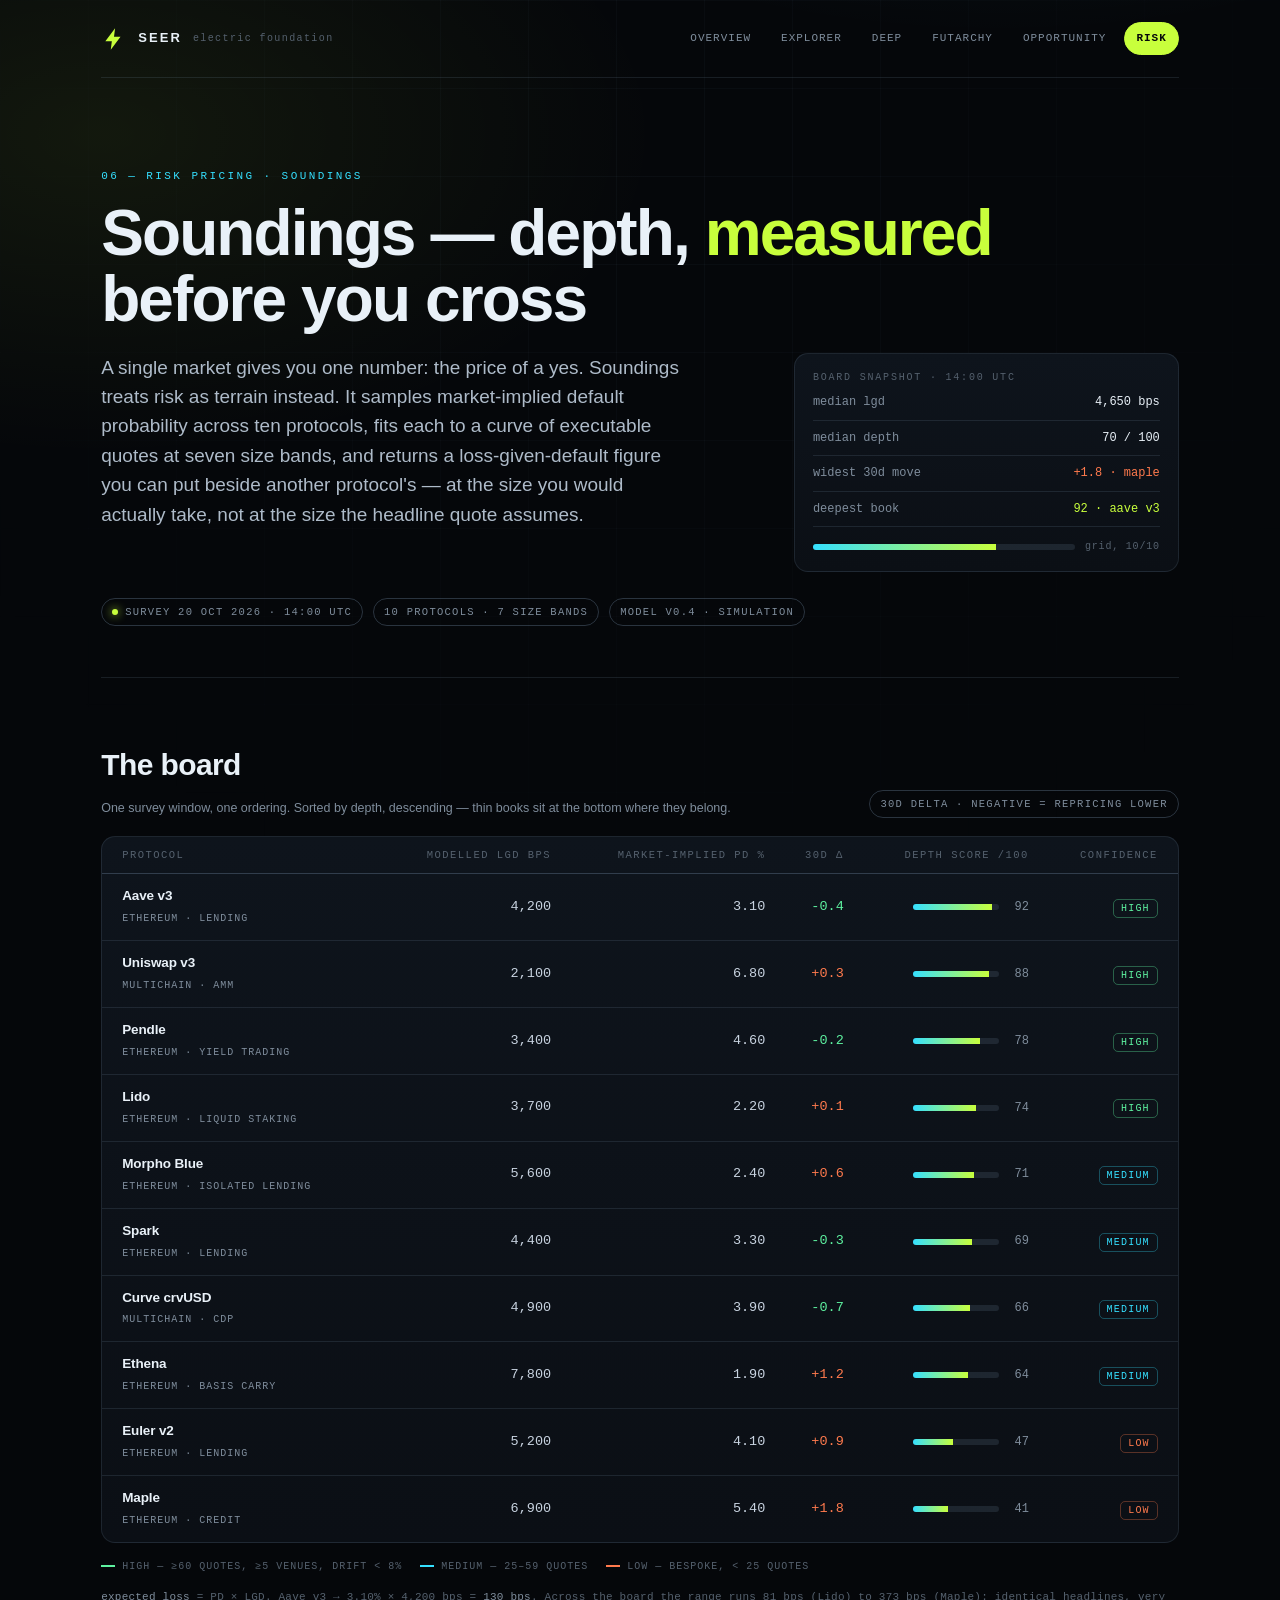
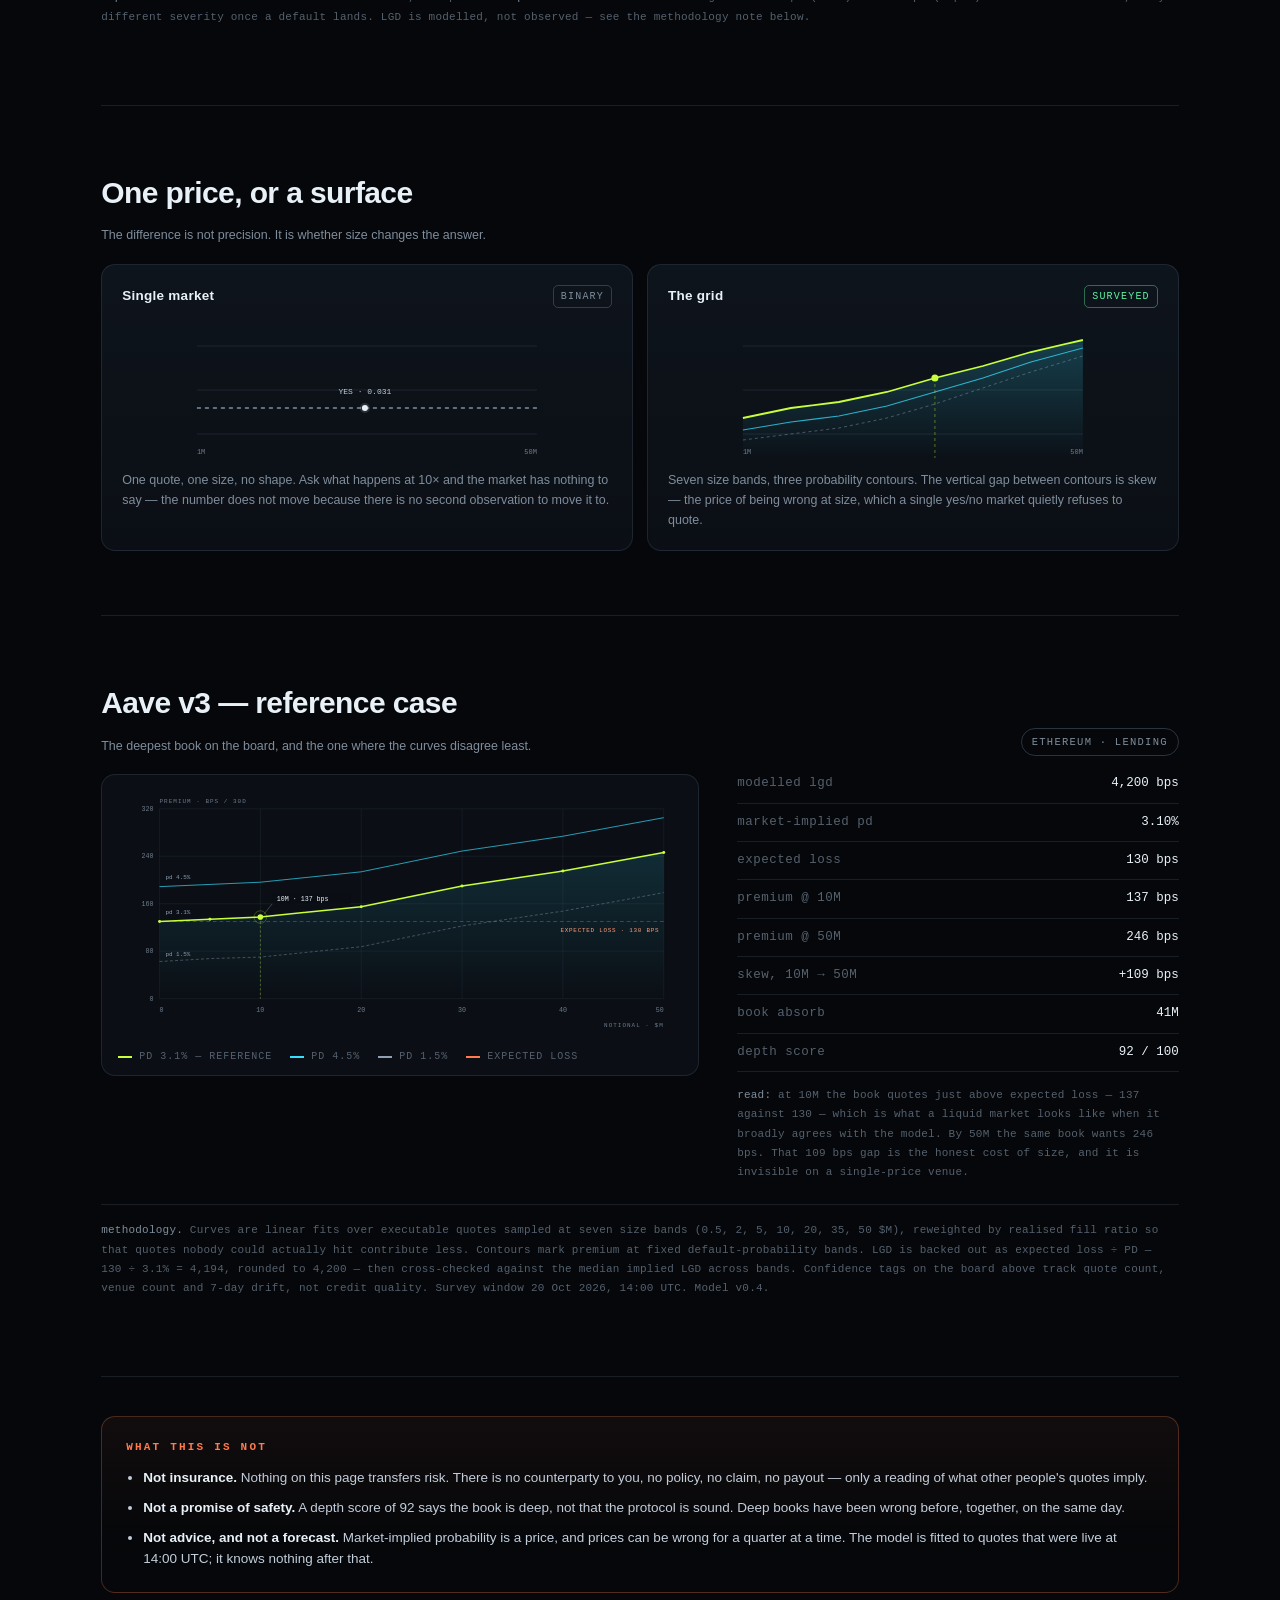
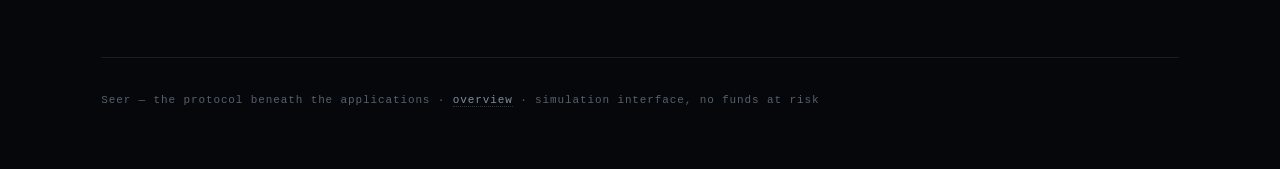
<file: risk.html>
<!DOCTYPE html>
<html lang="en">
<head>
<meta charset="utf-8">
<meta name="viewport" content="width=device-width, initial-scale=1">
<title>Soundings — risk pricing · Seer</title>
<meta name="description" content="Soundings compares market-implied loss-given-default across ten DeFi protocols, weighted by executable book depth.">
<link rel="stylesheet" href="assets/ef.css">
<style>
  .up{color:var(--good)}
  .dn{color:var(--warn)}
  .hero .row{display:flex;gap:10px;flex-wrap:wrap;margin-top:26px}
  .hero-grid{display:grid;grid-template-columns:minmax(0,1.5fr) minmax(0,.9fr);gap:clamp(22px,4vw,56px);align-items:start;margin-top:20px}
  .hero-grid .lede{margin:0;max-width:56ch}
  .snap{padding:16px 18px}
  .snap .k{font-family:var(--mono);font-size:10px;letter-spacing:.18em;text-transform:uppercase;color:var(--dimmer)}
  .snap .stat{display:flex;justify-content:space-between;gap:12px;padding:8px 0;border-bottom:1px solid var(--line);
    font-family:var(--mono);font-size:12px}
  .snap .stat:last-child{border-bottom:0;padding-bottom:0}
  .snap .stat span:first-child{color:var(--dim)}
  .snap .stat span:last-child{color:var(--ink)}
  .snap .meter{margin-top:12px;display:flex;align-items:center;gap:10px}
  .snap .meter .bar{flex:1}
  .snap .meter em{font-family:var(--mono);font-style:normal;font-size:10px;color:var(--dimmer);letter-spacing:.08em}
  .sechead{display:flex;justify-content:space-between;align-items:flex-end;gap:22px;flex-wrap:wrap;margin-bottom:18px}
  .sechead p{margin:0}
  .board-wrap{overflow-x:auto;border:1px solid var(--line);border-radius:var(--r);
    background:linear-gradient(180deg,var(--panel-2),var(--panel))}
  .board-wrap table{min-width:800px}
  .board-wrap th:first-child,.board-wrap td:first-child{padding-left:20px}
  .board-wrap th:last-child,.board-wrap td:last-child{padding-right:20px}
  .board-wrap tr:last-child td{border-bottom:0}
  .board-wrap th{white-space:nowrap}
  .proto b{display:block;font-weight:600;letter-spacing:-.01em;color:var(--ink)}
  .proto span{font-family:var(--mono);font-size:10px;letter-spacing:.1em;text-transform:uppercase;color:var(--dim)}
  .dcell{display:flex;align-items:center;justify-content:flex-end;gap:10px}
  .dcell .bar{width:86px}
  .dcell em{font-family:var(--mono);font-style:normal;font-size:12px;color:var(--dim);min-width:20px;text-align:right}
  .tag.high{color:var(--good);border-color:rgba(94,242,160,.35)}
  .tag.med{color:var(--elec);border-color:rgba(53,224,255,.3)}
  .tag.low{color:var(--warn);border-color:rgba(255,122,77,.32)}
  .legend{display:flex;gap:18px;flex-wrap:wrap;font-family:var(--mono);font-size:10px;
    letter-spacing:.1em;text-transform:uppercase;color:var(--dimmer);margin-top:16px}
  .legend i{display:inline-block;width:14px;height:2px;vertical-align:middle;margin-right:7px}
  .cmp-card{padding:20px}
  .cmp-card .hd{display:flex;align-items:center;justify-content:space-between;gap:10px;margin-bottom:14px}
  .cmp-card h3{margin:0;font-size:13.5px;letter-spacing:.02em}
  .cmp-card svg{width:100%;height:136px;display:block;margin:4px 0 12px}
  .cmp-card p{margin:0;font-size:12.5px;color:var(--dim);line-height:1.6}
  .chart{border:1px solid var(--line);border-radius:var(--r);background:var(--panel);padding:16px 16px 10px}
  .chart svg{width:100%;height:auto;display:block}
  .chart .legend{margin-top:6px}
  .stats .stat{display:flex;justify-content:space-between;gap:14px;padding:9px 0;border-bottom:1px solid var(--line);
    font-family:var(--mono);font-size:12.5px}
  .stats .stat:first-child{padding-top:0}
  .stats .stat span:first-child{color:var(--dimmer);letter-spacing:.04em}
  .stats .stat span:last-child{color:var(--ink)}
  .caveat{border:1px solid rgba(255,122,77,.28);border-radius:var(--r);padding:22px 24px;
    background:linear-gradient(180deg,rgba(255,122,77,.055),transparent 80%)}
  .caveat h3{font-family:var(--mono);font-size:11px;letter-spacing:.2em;text-transform:uppercase;color:var(--warn);margin-bottom:12px}
  .caveat ul{margin:0;padding-left:17px;color:#c3cedb;font-size:13.5px}
  .caveat li{margin-bottom:9px}
  .caveat li:last-child{margin-bottom:0}
  .caveat li b{color:var(--ink);font-weight:600}
  .met{margin-top:14px;font-family:var(--mono);font-size:11px;line-height:1.75;color:var(--dimmer);letter-spacing:.02em}
  .met b{color:var(--dim);font-weight:400}
  @media(max-width:900px){.hero-grid{grid-template-columns:1fr}}
  @media(max-width:620px){.dcell .bar{width:54px}}
</style>
</head>
<body>
<div class="wrap">

<header class="top">
  <a class="brand" href="index.html">
    <svg class="bolt" viewBox="0 0 24 24" fill="none"><path d="M13 2 4 14h6l-1 8 9-12h-6l1-8Z" fill="#c8ff3c"/></svg>
    <b>Seer</b><span>electric foundation</span>
  </a>
  <nav class="nav">
    <a href="index.html">Overview</a>
    <a href="app.html">Explorer</a>
    <a href="deep.html">Deep</a>
    <a href="futarchy.html">Futarchy</a>
    <a href="opportunity.html">Opportunity</a>
    <a href="risk.html" aria-current="page">Risk</a>
  </nav>
</header>

<section class="hero">
  <div class="eyebrow">06 — risk pricing · soundings</div>
  <h1>Soundings — depth, <em>measured</em><br>before you cross</h1>

  <div class="hero-grid">
    <p class="lede">A single market gives you one number: the price of a yes. Soundings treats risk as terrain instead. It samples market-implied default probability across ten protocols, fits each to a curve of executable quotes at seven size bands, and returns a loss-given-default figure you can put beside another protocol's — at the size you would actually take, not at the size the headline quote assumes.</p>

    <div class="card snap">
      <div class="k">board snapshot · 14:00 utc</div>
      <div class="stat"><span>median lgd</span><span>4,650 bps</span></div>
      <div class="stat"><span>median depth</span><span>70 / 100</span></div>
      <div class="stat"><span>widest 30d move</span><span style="color:var(--warn)">+1.8 · maple</span></div>
      <div class="stat"><span>deepest book</span><span style="color:var(--volt)">92 · aave v3</span></div>
      <div class="meter"><div class="bar"><i style="width:70%"></i></div><em>grid, 10/10</em></div>
    </div>
  </div>

  <div class="row">
    <span class="pill"><span class="dot"></span>survey 20 oct 2026 · 14:00 utc</span>
    <span class="pill">10 protocols · 7 size bands</span>
    <span class="pill">model v0.4 · simulation</span>
  </div>
</section>

<section>
  <div class="sechead">
    <div>
      <h2>The board</h2>
      <p class="small dim">One survey window, one ordering. Sorted by depth, descending — thin books sit at the bottom where they belong.</p>
    </div>
    <span class="pill">30d delta · negative = repricing lower</span>
  </div>

  <div class="board-wrap">
    <table>
      <thead>
        <tr>
          <th>Protocol</th>
          <th class="num">Modelled LGD <span style="color:var(--dimmer)">bps</span></th>
          <th class="num">Market-implied PD <span style="color:var(--dimmer)">%</span></th>
          <th class="num">30d Δ</th>
          <th style="text-align:right">Depth score <span style="color:var(--dimmer)">/100</span></th>
          <th style="text-align:right">Confidence</th>
        </tr>
      </thead>
      <tbody>
        <tr>
          <td class="proto"><b>Aave v3</b><span>ethereum · lending</span></td>
          <td class="num">4,200</td>
          <td class="num">3.10</td>
          <td class="num up">-0.4</td>
          <td><div class="dcell"><div class="bar"><i style="width:92%"></i></div><em>92</em></div></td>
          <td style="text-align:right"><span class="tag high">high</span></td>
        </tr>
        <tr>
          <td class="proto"><b>Uniswap v3</b><span>multichain · amm</span></td>
          <td class="num">2,100</td>
          <td class="num">6.80</td>
          <td class="num dn">+0.3</td>
          <td><div class="dcell"><div class="bar"><i style="width:88%"></i></div><em>88</em></div></td>
          <td style="text-align:right"><span class="tag high">high</span></td>
        </tr>
        <tr>
          <td class="proto"><b>Pendle</b><span>ethereum · yield trading</span></td>
          <td class="num">3,400</td>
          <td class="num">4.60</td>
          <td class="num up">-0.2</td>
          <td><div class="dcell"><div class="bar"><i style="width:78%"></i></div><em>78</em></div></td>
          <td style="text-align:right"><span class="tag high">high</span></td>
        </tr>
        <tr>
          <td class="proto"><b>Lido</b><span>ethereum · liquid staking</span></td>
          <td class="num">3,700</td>
          <td class="num">2.20</td>
          <td class="num dn">+0.1</td>
          <td><div class="dcell"><div class="bar"><i style="width:74%"></i></div><em>74</em></div></td>
          <td style="text-align:right"><span class="tag high">high</span></td>
        </tr>
        <tr>
          <td class="proto"><b>Morpho Blue</b><span>ethereum · isolated lending</span></td>
          <td class="num">5,600</td>
          <td class="num">2.40</td>
          <td class="num dn">+0.6</td>
          <td><div class="dcell"><div class="bar"><i style="width:71%"></i></div><em>71</em></div></td>
          <td style="text-align:right"><span class="tag med">medium</span></td>
        </tr>
        <tr>
          <td class="proto"><b>Spark</b><span>ethereum · lending</span></td>
          <td class="num">4,400</td>
          <td class="num">3.30</td>
          <td class="num up">-0.3</td>
          <td><div class="dcell"><div class="bar"><i style="width:69%"></i></div><em>69</em></div></td>
          <td style="text-align:right"><span class="tag med">medium</span></td>
        </tr>
        <tr>
          <td class="proto"><b>Curve crvUSD</b><span>multichain · cdp</span></td>
          <td class="num">4,900</td>
          <td class="num">3.90</td>
          <td class="num up">-0.7</td>
          <td><div class="dcell"><div class="bar"><i style="width:66%"></i></div><em>66</em></div></td>
          <td style="text-align:right"><span class="tag med">medium</span></td>
        </tr>
        <tr>
          <td class="proto"><b>Ethena</b><span>ethereum · basis carry</span></td>
          <td class="num">7,800</td>
          <td class="num">1.90</td>
          <td class="num dn">+1.2</td>
          <td><div class="dcell"><div class="bar"><i style="width:64%"></i></div><em>64</em></div></td>
          <td style="text-align:right"><span class="tag med">medium</span></td>
        </tr>
        <tr>
          <td class="proto"><b>Euler v2</b><span>ethereum · lending</span></td>
          <td class="num">5,200</td>
          <td class="num">4.10</td>
          <td class="num dn">+0.9</td>
          <td><div class="dcell"><div class="bar"><i style="width:47%"></i></div><em>47</em></div></td>
          <td style="text-align:right"><span class="tag low">low</span></td>
        </tr>
        <tr>
          <td class="proto"><b>Maple</b><span>ethereum · credit</span></td>
          <td class="num">6,900</td>
          <td class="num">5.40</td>
          <td class="num dn">+1.8</td>
          <td><div class="dcell"><div class="bar"><i style="width:41%"></i></div><em>41</em></div></td>
          <td style="text-align:right"><span class="tag low">low</span></td>
        </tr>
      </tbody>
    </table>
  </div>

  <div class="legend">
    <span><i style="background:var(--good)"></i>high — ≥60 quotes, ≥5 venues, drift &lt; 8%</span>
    <span><i style="background:var(--elec)"></i>medium — 25–59 quotes</span>
    <span><i style="background:var(--warn)"></i>low — bespoke, &lt; 25 quotes</span>
  </div>

  <p class="met">
    <b>expected loss</b> = PD × LGD. Aave v3 → 3.10% × 4,200 bps = <b>130 bps</b>. Across the board the range runs 81 bps (Lido) to 373 bps (Maple):
    identical headlines, very different severity once a default lands. LGD is modelled, not observed — see the methodology note below.
  </p>
</section>

<section>
  <div class="sechead">
    <div>
      <h2>One price, or a surface</h2>
      <p class="small dim">The difference is not precision. It is whether size changes the answer.</p>
    </div>
  </div>

  <div class="grid g2">
    <div class="card cmp-card">
      <div class="hd">
        <h3>Single market</h3>
        <span class="tag">binary</span>
      </div>
      <svg viewBox="0 0 340 136" role="img" aria-label="A single flat probability line with no depth information">
        <g stroke="rgba(140,170,200,.12)" stroke-width="1">
          <line x1="0" y1="24" x2="340" y2="24"/>
          <line x1="0" y1="68" x2="340" y2="68"/>
          <line x1="0" y1="112" x2="340" y2="112"/>
        </g>
        <polyline points="0,86 42,86 84,86 126,86 168,86 210,86 252,86 294,86 340,86"
                  fill="none" stroke="#7f8d9c" stroke-width="1.5" stroke-dasharray="4 4"/>
        <circle cx="168" cy="86" r="5" fill="rgba(233,241,248,.14)"/>
        <circle cx="168" cy="86" r="3" fill="#e9f1f8"/>
        <text x="168" y="72" fill="#c3cedb" font-family="monospace" font-size="8" text-anchor="middle">YES · 0.031</text>
        <text x="0" y="132" fill="#6e7b89" font-family="monospace" font-size="7">1M</text>
        <text x="340" y="132" fill="#6e7b89" font-family="monospace" font-size="7" text-anchor="end">50M</text>
      </svg>
      <p>One quote, one size, no shape. Ask what happens at 10× and the market has nothing to say — the number does not move because there is no second observation to move it to.</p>
    </div>

    <div class="card cmp-card">
      <div class="hd">
        <h3>The grid</h3>
        <span class="tag live">surveyed</span>
      </div>
      <svg viewBox="0 0 340 136" role="img" aria-label="Three contours showing premium rising with notional size">
        <defs>
          <linearGradient id="cmpg" x1="0" y1="0" x2="0" y2="1">
            <stop offset="0" stop-color="#35e0ff" stop-opacity=".22"/>
            <stop offset="1" stop-color="#35e0ff" stop-opacity="0"/>
          </linearGradient>
        </defs>
        <g stroke="rgba(140,170,200,.12)" stroke-width="1">
          <line x1="0" y1="24" x2="340" y2="24"/>
          <line x1="0" y1="68" x2="340" y2="68"/>
          <line x1="0" y1="112" x2="340" y2="112"/>
        </g>
        <path d="M0,96 L48,86 L96,80 L144,70 L192,56 L240,44 L288,30 L340,18 L340,136 L0,136 Z" fill="url(#cmpg)"/>
        <polyline points="0,96 48,86 96,80 144,70 192,56 240,44 288,30 340,18" fill="none" stroke="#c8ff3c" stroke-width="1.8"/>
        <polyline points="0,108 48,100 96,94 144,84 192,70 240,56 288,40 340,26" fill="none" stroke="#35e0ff" stroke-width="1.1" opacity=".75"/>
        <polyline points="0,118 48,112 96,106 144,96 192,82 240,66 288,50 340,34" fill="none" stroke="#8fa0b4" stroke-width="1" opacity=".45" stroke-dasharray="3 3"/>
        <circle cx="192" cy="56" r="3.5" fill="#c8ff3c"/>
        <line x1="192" y1="56" x2="192" y2="136" stroke="rgba(200,255,60,.4)" stroke-width="1" stroke-dasharray="3 3"/>
        <text x="0" y="132" fill="#6e7b89" font-family="monospace" font-size="7">1M</text>
        <text x="340" y="132" fill="#6e7b89" font-family="monospace" font-size="7" text-anchor="end">50M</text>
      </svg>
      <p>Seven size bands, three probability contours. The vertical gap between contours is skew — the price of being wrong at size, which a single yes/no market quietly refuses to quote.</p>
    </div>
  </div>
</section>

<section>
  <div class="sechead">
    <div>
      <h2>Aave v3 — reference case</h2>
      <p class="small dim">The deepest book on the board, and the one where the curves disagree least.</p>
    </div>
    <span class="pill">ethereum · lending</span>
  </div>

  <div class="split">
    <div class="chart">
      <svg viewBox="0 0 760 340" role="img" aria-label="Premium in basis points over 30 days against notional size, with contours at three implied default-probability bands and the expected-loss floor">
        <defs>
          <linearGradient id="depthg" x1="0" y1="0" x2="0" y2="1">
            <stop offset="0" stop-color="#35e0ff" stop-opacity=".14"/>
            <stop offset="1" stop-color="#35e0ff" stop-opacity="0"/>
          </linearGradient>
        </defs>

        <g stroke="rgba(140,170,200,.10)" stroke-width="1">
          <line x1="56" y1="24" x2="736" y2="24"/>
          <line x1="56" y1="88" x2="736" y2="88"/>
          <line x1="56" y1="152" x2="736" y2="152"/>
          <line x1="56" y1="216" x2="736" y2="216"/>
          <line x1="56" y1="280" x2="736" y2="280"/>
          <line x1="56" y1="24" x2="56" y2="280"/>
          <line x1="192" y1="24" x2="192" y2="280"/>
          <line x1="328" y1="24" x2="328" y2="280"/>
          <line x1="464" y1="24" x2="464" y2="280"/>
          <line x1="600" y1="24" x2="600" y2="280"/>
          <line x1="736" y1="24" x2="736" y2="280"/>
        </g>

        <path d="M56,176 L124,173 L192,170 L328,156 L464,128 L600,108 L736,83 L736,280 L56,280 Z" fill="url(#depthg)"/>

        <line x1="56" y1="176" x2="736" y2="176" stroke="rgba(255,122,77,.45)" stroke-width="1" stroke-dasharray="5 4"/>
        <text x="730" y="190" fill="#ff9d78" font-family="monospace" font-size="8" text-anchor="end" letter-spacing="1">EXPECTED LOSS · 130 BPS</text>

        <polyline points="56,230 124,226 192,224 328,210 464,182 600,162 736,137"
                  fill="none" stroke="#8fa0b4" stroke-width="1" opacity=".55" stroke-dasharray="4 3"/>
        <polyline points="56,176 124,173 192,170 328,156 464,128 600,108 736,83"
                  fill="none" stroke="#c8ff3c" stroke-width="2"/>
        <polyline points="56,129 124,126 192,123 328,109 464,81 600,61 736,36"
                  fill="none" stroke="#35e0ff" stroke-width="1.3" opacity=".7"/>

        <g fill="#c8ff3c">
          <circle cx="56" cy="176" r="2"/><circle cx="124" cy="173" r="2"/><circle cx="192" cy="170" r="2"/>
          <circle cx="328" cy="156" r="2"/><circle cx="464" cy="128" r="2"/><circle cx="600" cy="108" r="2"/>
          <circle cx="736" cy="83" r="2"/>
        </g>

        <g fill="#6e7b89" font-family="monospace" font-size="9">
          <text x="48" y="283" text-anchor="end">0</text>
          <text x="48" y="219" text-anchor="end">80</text>
          <text x="48" y="155" text-anchor="end">160</text>
          <text x="48" y="91" text-anchor="end">240</text>
          <text x="48" y="27" text-anchor="end">320</text>
          <text x="56" y="298">0</text>
          <text x="192" y="298" text-anchor="middle">10</text>
          <text x="328" y="298" text-anchor="middle">20</text>
          <text x="464" y="298" text-anchor="middle">30</text>
          <text x="600" y="298" text-anchor="middle">40</text>
          <text x="736" y="298" text-anchor="end">50</text>
        </g>
        <text x="56" y="16" fill="#6e7b89" font-family="monospace" font-size="8" letter-spacing="1.4">PREMIUM · BPS / 30D</text>
        <text x="736" y="318" fill="#6e7b89" font-family="monospace" font-size="8" text-anchor="end" letter-spacing="1.4">NOTIONAL · $M</text>

        <g font-family="monospace" font-size="8" fill="#8fa0b4">
          <text x="64" y="222">pd 1.5%</text>
          <text x="64" y="166">pd 3.1%</text>
          <text x="64" y="119">pd 4.5%</text>
        </g>

        <line x1="192" y1="170" x2="192" y2="280" stroke="rgba(200,255,60,.45)" stroke-width="1" stroke-dasharray="3 3"/>
        <circle cx="192" cy="170" r="3.8" fill="#c8ff3c"/>
        <circle cx="192" cy="170" r="8.5" fill="none" stroke="rgba(200,255,60,.32)" stroke-width="1"/>
        <line x1="197" y1="166" x2="208" y2="152" stroke="rgba(233,241,248,.3)" stroke-width="1"/>
        <rect x="208" y="137" width="106" height="16" fill="#0b0f15" opacity=".9" rx="3"/>
        <text x="214" y="148" fill="#e9f1f8" font-family="monospace" font-size="9">10M · 137 bps</text>
      </svg>
      <div class="legend">
        <span><i style="background:var(--volt)"></i>pd 3.1% — reference</span>
        <span><i style="background:var(--elec)"></i>pd 4.5%</span>
        <span><i style="background:#8fa0b4"></i>pd 1.5%</span>
        <span><i style="background:var(--warn)"></i>expected loss</span>
      </div>
    </div>

    <div class="stats">
      <div class="stat"><span>modelled lgd</span><span>4,200 bps</span></div>
      <div class="stat"><span>market-implied pd</span><span>3.10%</span></div>
      <div class="stat"><span>expected loss</span><span>130 bps</span></div>
      <div class="stat"><span>premium @ 10M</span><span>137 bps</span></div>
      <div class="stat"><span>premium @ 50M</span><span>246 bps</span></div>
      <div class="stat"><span>skew, 10M → 50M</span><span>+109 bps</span></div>
      <div class="stat"><span>book absorb</span><span>41M</span></div>
      <div class="stat"><span>depth score</span><span>92 / 100</span></div>

      <div class="met">
        <b>read:</b> at 10M the book quotes just above expected loss — 137 against 130 — which is what a liquid market looks like when it broadly agrees with the model.
        By 50M the same book wants 246 bps. That 109 bps gap is the honest cost of size, and it is invisible on a single-price venue.
      </div>
    </div>
  </div>

  <p class="met" style="margin-top:22px;border-top:1px solid var(--line);padding-top:16px">
    <b>methodology.</b> Curves are linear fits over executable quotes sampled at seven size bands (0.5, 2, 5, 10, 20, 35, 50 $M),
    reweighted by realised fill ratio so that quotes nobody could actually hit contribute less. Contours mark premium at fixed
    default-probability bands. LGD is backed out as expected loss ÷ PD — 130 ÷ 3.1% = 4,194, rounded to 4,200 — then cross-checked
    against the median implied LGD across bands. Confidence tags on the board above track quote count, venue count and 7-day drift,
    not credit quality. Survey window 20 Oct 2026, 14:00 UTC. Model v0.4.
  </p>
</section>

<section style="padding-top:clamp(26px,3vw,40px)">
  <div class="caveat">
    <h3>What this is not</h3>
    <ul>
      <li><b>Not insurance.</b> Nothing on this page transfers risk. There is no counterparty to you, no policy, no claim, no payout — only a reading of what other people's quotes imply.</li>
      <li><b>Not a promise of safety.</b> A depth score of 92 says the book is deep, not that the protocol is sound. Deep books have been wrong before, together, on the same day.</li>
      <li><b>Not advice, and not a forecast.</b> Market-implied probability is a price, and prices can be wrong for a quarter at a time. The model is fitted to quotes that were live at 14:00 UTC; it knows nothing after that.</li>
    </ul>
  </div>
</section>

<footer class="foot">Seer — the protocol beneath the applications · <a href="index.html">overview</a> · simulation interface, no funds at risk</footer>

</div>
</body>
</html>
</file>
<file: assets/ef.css>
/* Electric Foundation — shared design system (bounty 38)
   Departure from the EF kit: see README rationale. Tokens first, components second. */

:root{
  --bg:#05070a;
  --bg-2:#080c11;
  --panel:#0b0f15;
  --panel-2:#0e141c;
  --line:rgba(140,170,200,.14);
  --line-2:rgba(140,170,200,.28);
  --ink:#e9f1f8;
  --dim:#7f8d9c;
  --dimmer:#55616e;
  --volt:#c8ff3c;
  --elec:#35e0ff;
  --warn:#ff7a4d;
  --good:#5ef2a0;
  --mono:"JetBrains Mono","SFMono-Regular",ui-monospace,Menlo,Consolas,monospace;
  --sans:Inter,"Helvetica Neue",-apple-system,BlinkMacSystemFont,"Segoe UI",Arial,sans-serif;
  --r:14px;
  --pad:clamp(20px,4vw,56px);
}

*{box-sizing:border-box}
html,body{margin:0;padding:0}
body{
  background:
    radial-gradient(1100px 620px at 78% -10%, rgba(53,224,255,.10), transparent 60%),
    radial-gradient(900px 520px at 8% 4%, rgba(200,255,60,.07), transparent 62%),
    var(--bg);
  color:var(--ink);
  font-family:var(--sans);
  font-size:16px;
  line-height:1.55;
  -webkit-font-smoothing:antialiased;
  min-height:100vh;
}
body::before{
  content:"";
  position:fixed;inset:0;pointer-events:none;z-index:0;
  background-image:linear-gradient(to right,var(--line) 1px,transparent 1px),
                   linear-gradient(to bottom,var(--line) 1px,transparent 1px);
  background-size:88px 88px;
  opacity:.35;
  mask-image:radial-gradient(circle at 50% 20%, black, transparent 85%);
}
.wrap{position:relative;z-index:1;max-width:1180px;margin:0 auto;padding:0 var(--pad)}

/* ---------- top bar ---------- */
.top{display:flex;align-items:center;gap:18px;padding:22px 0;border-bottom:1px solid var(--line)}
.brand{display:flex;align-items:center;gap:11px;text-decoration:none;color:var(--ink)}
.brand .bolt{width:26px;height:26px;display:block}
.brand b{font-weight:700;letter-spacing:.16em;font-size:13px;text-transform:uppercase}
.brand span{font-family:var(--mono);font-size:10px;color:var(--dimmer);letter-spacing:.14em}
.nav{margin-left:auto;display:flex;gap:6px;flex-wrap:wrap}
.nav a{
  font-family:var(--mono);font-size:11px;letter-spacing:.09em;text-transform:uppercase;
  color:var(--dim);text-decoration:none;padding:7px 11px;border:1px solid transparent;border-radius:999px;
}
.nav a:hover{color:var(--ink);border-color:var(--line-2);background:var(--panel)}
.nav a[aria-current="page"]{color:var(--bg);background:var(--volt);border-color:var(--volt);font-weight:700}

/* ---------- type ---------- */
.eyebrow{font-family:var(--mono);font-size:11px;letter-spacing:.22em;text-transform:uppercase;color:var(--elec)}
h1{font-size:clamp(34px,5.6vw,64px);line-height:1.03;letter-spacing:-.03em;margin:16px 0 0;font-weight:700}
h1 em{font-style:normal;color:var(--volt)}
h2{font-size:clamp(22px,2.6vw,30px);letter-spacing:-.02em;margin:0 0 10px;font-weight:650}
h3{font-size:15px;margin:0 0 6px;letter-spacing:.01em}
p{margin:0 0 14px;color:#c3cedb}
.lede{font-size:clamp(16px,1.5vw,19px);color:#aebbc9;max-width:60ch}
.mono{font-family:var(--mono)}
.small{font-size:12.5px}
.dim{color:var(--dim)}

/* ---------- layout ---------- */
section{padding:clamp(34px,5vw,68px) 0;border-bottom:1px solid var(--line)}
.hero{padding:clamp(46px,7vw,92px) 0 clamp(30px,4vw,54px);border-bottom:1px solid var(--line)}
.grid{display:grid;gap:14px}
.g2{grid-template-columns:repeat(2,minmax(0,1fr))}
.g3{grid-template-columns:repeat(3,minmax(0,1fr))}
.g4{grid-template-columns:repeat(4,minmax(0,1fr))}
@media(max-width:900px){.g3,.g4{grid-template-columns:repeat(2,minmax(0,1fr))}}
@media(max-width:620px){.g2,.g3,.g4{grid-template-columns:1fr}}

/* ---------- components ---------- */
.card{
  background:linear-gradient(180deg,var(--panel-2),var(--panel));
  border:1px solid var(--line);border-radius:var(--r);padding:18px;
}
.card.flat{background:var(--panel)}
.card .k{font-family:var(--mono);font-size:10.5px;letter-spacing:.16em;text-transform:uppercase;color:var(--dimmer)}
.card .v{font-family:var(--mono);font-size:24px;letter-spacing:-.02em;margin-top:8px}
.card .v.up{color:var(--good)}
.card .v.dn{color:var(--warn)}

.pill{display:inline-flex;align-items:center;gap:7px;font-family:var(--mono);font-size:10.5px;
  letter-spacing:.12em;text-transform:uppercase;color:var(--dim);
  border:1px solid var(--line-2);border-radius:999px;padding:5px 10px}
.dot{width:6px;height:6px;border-radius:50%;background:var(--volt);box-shadow:0 0 10px var(--volt)}

.btn{display:inline-flex;align-items:center;gap:9px;font-family:var(--mono);font-size:12px;letter-spacing:.1em;
  text-transform:uppercase;text-decoration:none;padding:12px 18px;border-radius:10px;
  border:1px solid var(--line-2);color:var(--ink);background:var(--panel)}
.btn.primary{background:var(--volt);color:#0a0d07;border-color:var(--volt);font-weight:700}
.btn.ghost{background:transparent}
.btn:hover{transform:translateY(-1px)}

table{width:100%;border-collapse:collapse;font-size:13.5px}
th{font-family:var(--mono);font-size:10.5px;letter-spacing:.14em;text-transform:uppercase;color:var(--dimmer);
  text-align:left;padding:10px 12px;border-bottom:1px solid var(--line-2);font-weight:500}
td{padding:12px;border-bottom:1px solid var(--line);color:#c8d3e0}
tr:hover td{background:rgba(53,224,255,.03)}
.num{font-family:var(--mono);text-align:right}

.bar{height:6px;border-radius:99px;background:rgba(140,170,200,.14);overflow:hidden}
.bar i{display:block;height:100%;background:linear-gradient(90deg,var(--elec),var(--volt))}

.foot{padding:34px 0 60px;color:var(--dimmer);font-family:var(--mono);font-size:11px;letter-spacing:.08em}
.foot a{color:var(--dim);text-decoration:none;border-bottom:1px dotted var(--line-2)}

.split{display:grid;grid-template-columns:1.15fr .85fr;gap:clamp(18px,3vw,40px);align-items:start}
@media(max-width:900px){.split{grid-template-columns:1fr}}

.hr{height:1px;background:var(--line);margin:26px 0}
.tag{font-family:var(--mono);font-size:10px;letter-spacing:.12em;text-transform:uppercase;
  padding:3px 7px;border-radius:5px;border:1px solid var(--line-2);color:var(--dim)}
.tag.live{color:var(--good);border-color:rgba(94,242,160,.4)}
.tag.soon{color:var(--elec);border-color:rgba(53,224,255,.4)}

/* ---- mobile: the one table that has no scroll wrapper gets one ---- */
@media(max-width:760px){
  table.tbl-s{display:block;overflow-x:auto;-webkit-overflow-scrolling:touch;max-width:100%}
  table.tbl-s th,table.tbl-s td{white-space:nowrap}
}
</file>
